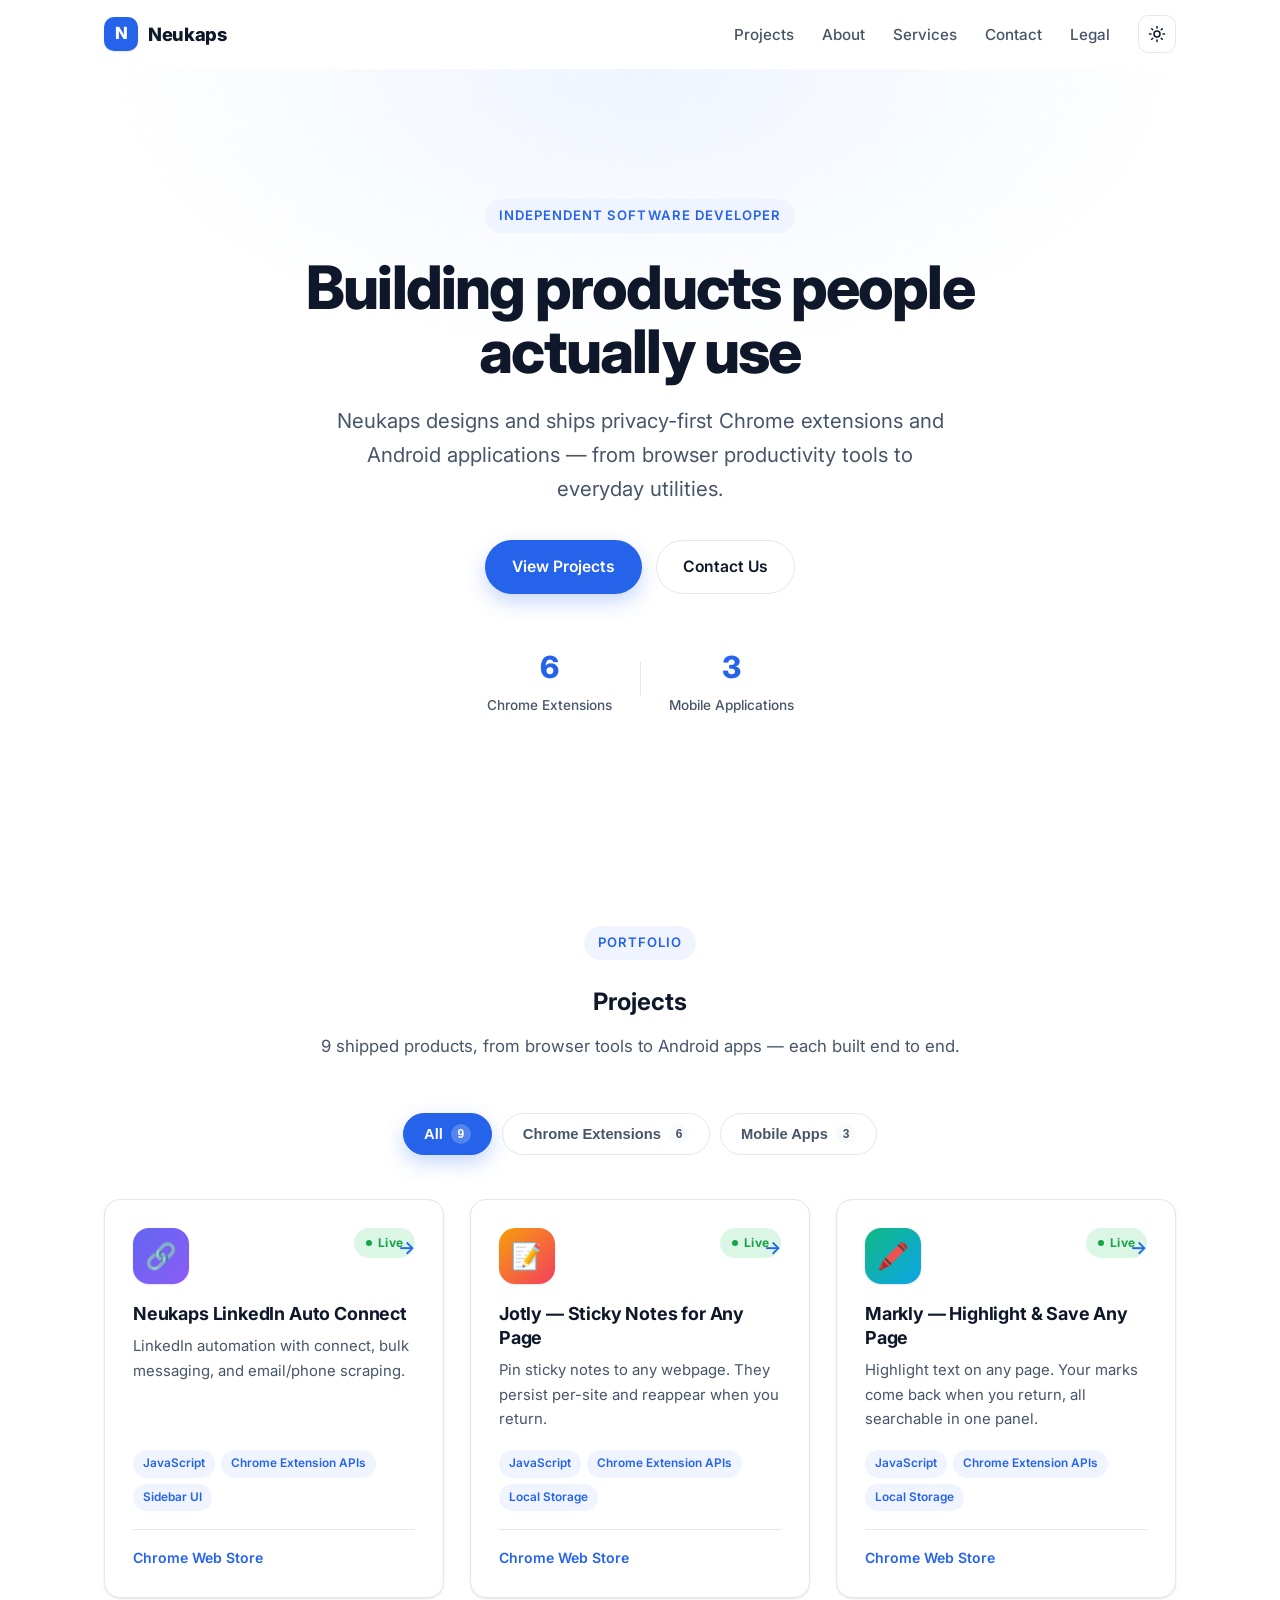
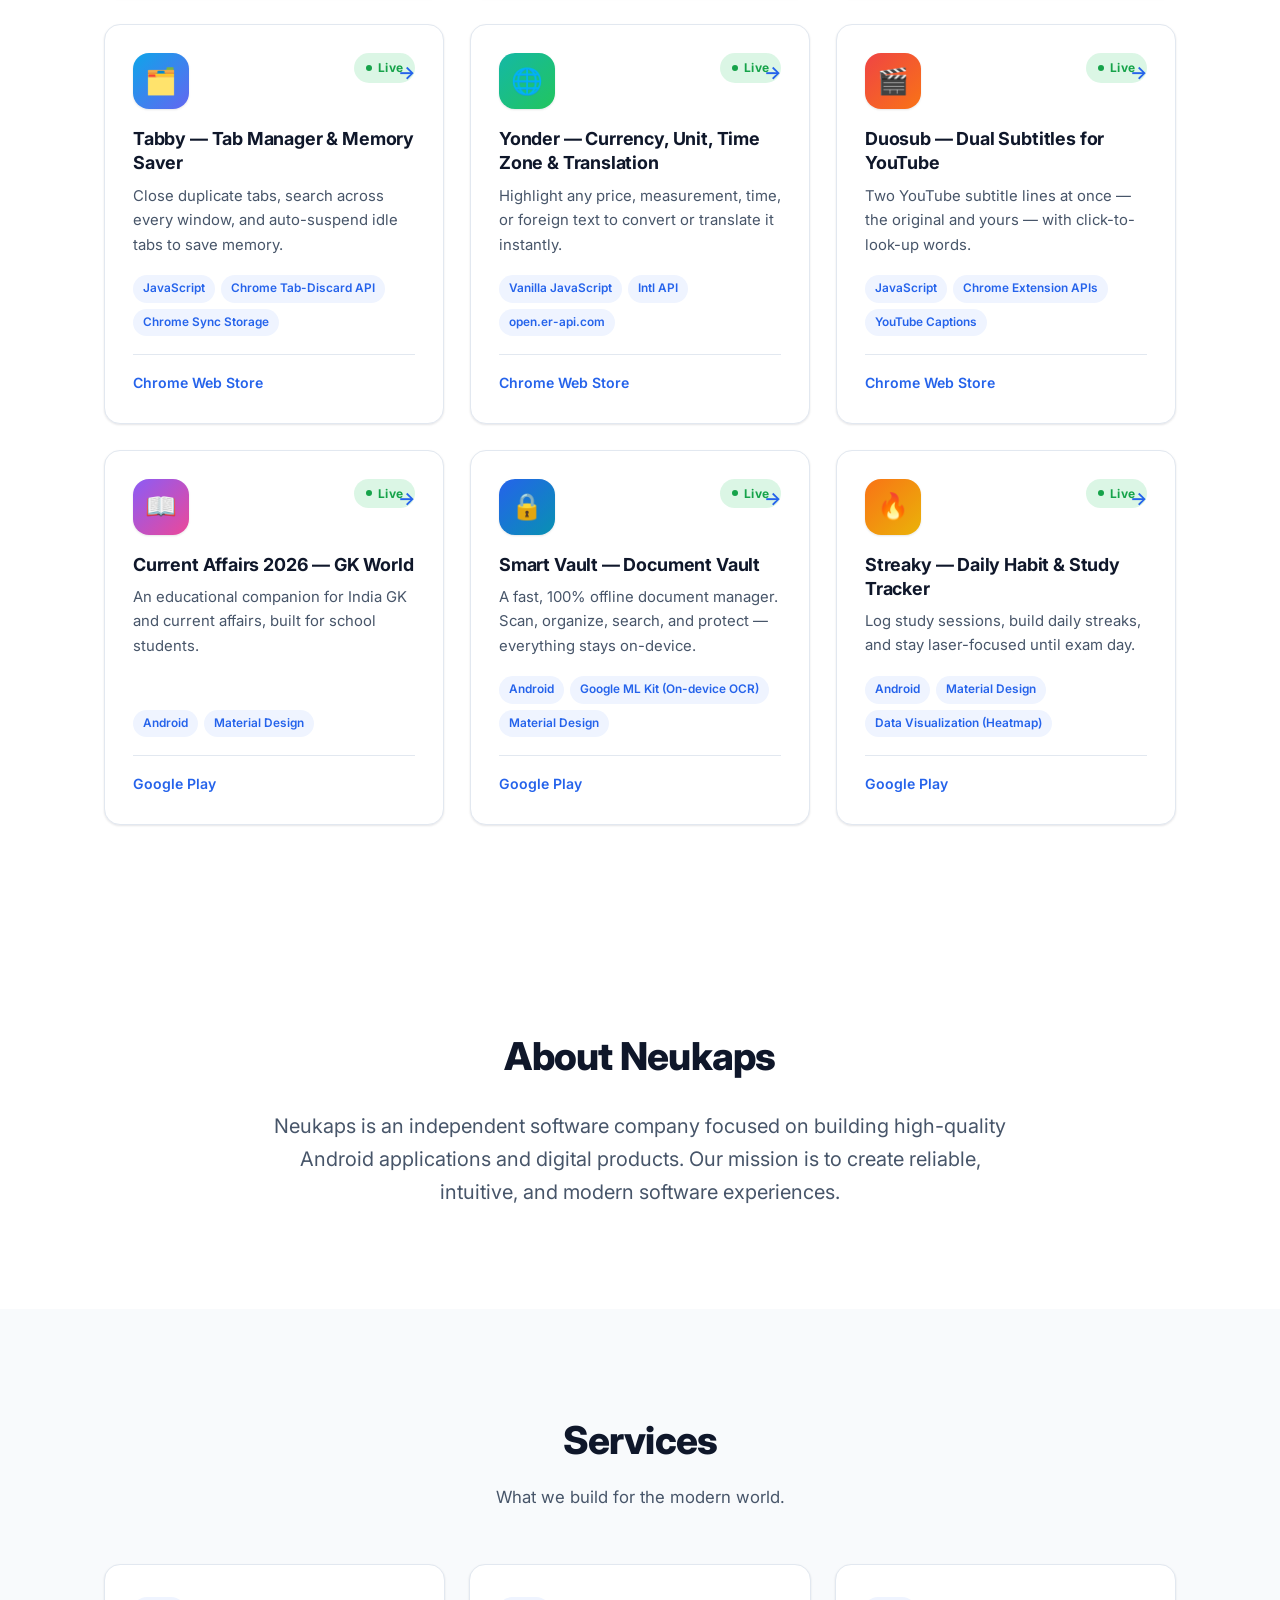
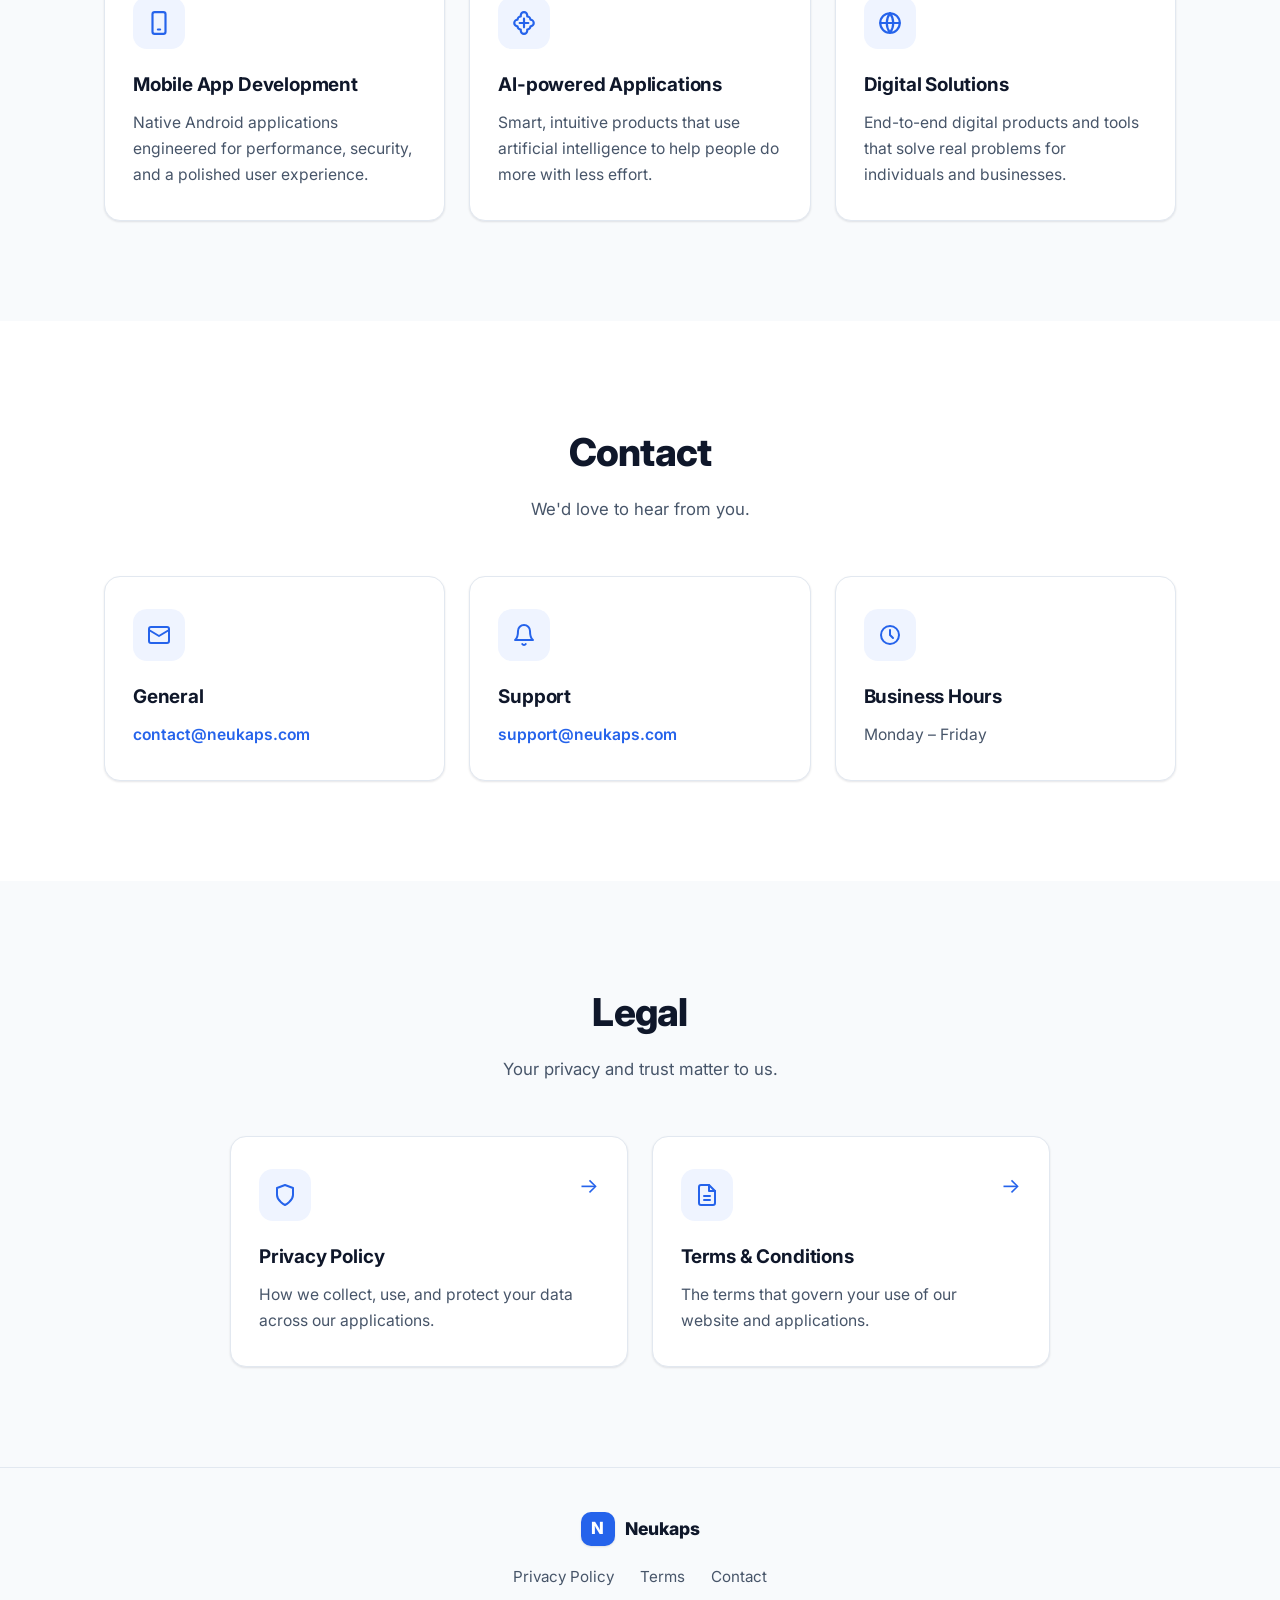
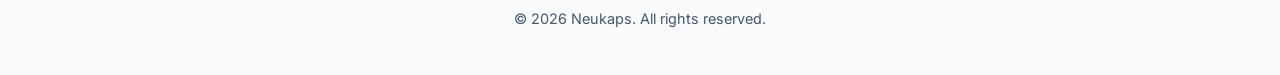
<file: index.html>
<!DOCTYPE html>
<html lang="en">
<head>
  <meta charset="UTF-8" />
  <meta name="viewport" content="width=device-width, initial-scale=1.0" />
  <title>Neukaps — Chrome Extensions &amp; Mobile App Portfolio</title>
  <meta name="description" content="Neukaps is an independent software developer building privacy-first Chrome extensions and Android applications. Explore 9 shipped products including Jotly, Markly, Tabby, Yonder, Duosub, and more." />
  <meta name="author" content="Neukaps" />
  <meta name="theme-color" content="#2563EB" />
  <link rel="canonical" href="https://neukaps.com/" />

  <!-- Open Graph -->
  <meta property="og:type" content="website" />
  <meta property="og:site_name" content="Neukaps" />
  <meta property="og:title" content="Neukaps — Chrome Extensions & Mobile App Portfolio" />
  <meta property="og:description" content="Explore Neukaps' portfolio of 6 Chrome extensions and 3 Android applications — privacy-first products built end to end." />
  <meta property="og:url" content="https://neukaps.com/" />
  <meta property="og:image" content="https://neukaps.com/og-image.png" />

  <!-- Twitter -->
  <meta name="twitter:card" content="summary_large_image" />
  <meta name="twitter:title" content="Neukaps — Chrome Extensions & Mobile App Portfolio" />
  <meta name="twitter:description" content="Explore Neukaps' portfolio of 6 Chrome extensions and 3 Android applications — privacy-first products built end to end." />
  <meta name="twitter:image" content="https://neukaps.com/og-image.png" />

  <!-- Favicon -->
  <link rel="icon" href="data:image/svg+xml,%3Csvg xmlns='http://www.w3.org/2000/svg' viewBox='0 0 32 32'%3E%3Crect width='32' height='32' rx='8' fill='%232563EB'/%3E%3Ctext x='16' y='23' font-family='Arial,sans-serif' font-size='20' font-weight='700' fill='white' text-anchor='middle'%3EN%3C/text%3E%3C/svg%3E" />

  <!-- Fonts -->
  <link rel="preconnect" href="https://fonts.googleapis.com" />
  <link rel="preconnect" href="https://fonts.gstatic.com" crossorigin />
  <link rel="stylesheet" href="https://fonts.googleapis.com/css2?family=Inter:wght@400;500;600;700;800&display=swap" />

  <link rel="stylesheet" href="style.css" />

  <!-- Structured data -->
  <script type="application/ld+json">
  {
    "@context": "https://schema.org",
    "@type": "Organization",
    "name": "Neukaps",
    "url": "https://neukaps.com/",
    "description": "Independent software developer building privacy-first Chrome extensions and Android applications.",
    "email": "contact@neukaps.com",
    "contactPoint": {
      "@type": "ContactPoint",
      "email": "support@neukaps.com",
      "contactType": "customer support"
    }
  }
  </script>
</head>
<body>
  <a class="skip-link" href="#main">Skip to content</a>

  <!-- Navbar -->
  <header class="navbar" id="navbar">
    <nav class="nav container" aria-label="Primary">
      <a href="#home" class="logo" aria-label="Neukaps home">
        <span class="logo-mark" aria-hidden="true">N</span>
        <span class="logo-text">Neukaps</span>
      </a>

      <button class="nav-toggle" id="navToggle" aria-label="Toggle navigation menu" aria-expanded="false" aria-controls="navMenu">
        <span></span><span></span><span></span>
      </button>

      <ul class="nav-menu" id="navMenu">
        <li><a href="#projects">Projects</a></li>
        <li><a href="#about">About</a></li>
        <li><a href="#services">Services</a></li>
        <li><a href="#contact">Contact</a></li>
        <li><a href="#legal">Legal</a></li>
        <li>
          <button class="theme-toggle" id="themeToggle" aria-label="Toggle dark mode">
            <svg class="icon-sun" width="18" height="18" viewBox="0 0 24 24" fill="none" stroke="currentColor" stroke-width="2" stroke-linecap="round" stroke-linejoin="round" aria-hidden="true"><circle cx="12" cy="12" r="4"/><path d="M12 2v2M12 20v2M4.93 4.93l1.41 1.41M17.66 17.66l1.41 1.41M2 12h2M20 12h2M6.34 17.66l-1.41 1.41M19.07 4.93l-1.41 1.41"/></svg>
            <svg class="icon-moon" width="18" height="18" viewBox="0 0 24 24" fill="none" stroke="currentColor" stroke-width="2" stroke-linecap="round" stroke-linejoin="round" aria-hidden="true"><path d="M21 12.79A9 9 0 1 1 11.21 3 7 7 0 0 0 21 12.79z"/></svg>
          </button>
        </li>
      </ul>
    </nav>
  </header>

  <main id="main">
    <!-- Hero -->
    <section class="hero" id="home">
      <div class="container hero-inner">
        <p class="eyebrow fade-in">Independent Software Developer</p>
        <h1 class="fade-in">Building products people actually use</h1>
        <p class="hero-desc fade-in">
          Neukaps designs and ships privacy-first Chrome extensions and Android
          applications — from browser productivity tools to everyday utilities.
        </p>
        <div class="hero-cta fade-in">
          <a href="#projects" class="btn btn-primary">View Projects</a>
          <a href="#contact" class="btn btn-ghost">Contact Us</a>
        </div>
        <div class="hero-stats fade-in">
          <div class="hero-stat"><span class="hero-stat-num">6</span><span class="hero-stat-label">Chrome Extensions</span></div>
          <div class="hero-stat-divider" aria-hidden="true"></div>
          <div class="hero-stat"><span class="hero-stat-num">3</span><span class="hero-stat-label">Mobile Applications</span></div>
        </div>
      </div>
    </section>

    <!-- Projects Showcase -->
    <section class="showcase" id="projects">
      <div class="container">
        <div class="section-head">
          <p class="eyebrow fade-in">Portfolio</p>
          <h2 class="fade-in">Projects</h2>
          <p class="section-sub fade-in">9 shipped products, from browser tools to Android apps — each built end to end.</p>
        </div>

        <div class="projects-toolbar fade-in" role="tablist" aria-label="Filter projects by category">
          <button class="tab-btn active" data-filter="all" role="tab" aria-selected="true">All <span class="count">9</span></button>
          <button class="tab-btn" data-filter="extension" role="tab" aria-selected="false">Chrome Extensions <span class="count">6</span></button>
          <button class="tab-btn" data-filter="mobile" role="tab" aria-selected="false">Mobile Apps <span class="count">3</span></button>
        </div>

        <div class="project-grid" id="projectGrid">
      <!-- PROJECTS:START -->
      <a href="projects/linkedin-auto-connect.html" class="project-card fade-in" data-category="extension" style="--stagger:0">
        <div class="project-card-top">
          <div class="project-icon icon-g1" aria-hidden="true">🔗</div>
          <span class="status-badge">Live</span>
        </div>
        <h3>Neukaps LinkedIn Auto Connect</h3>
        <p class="project-tagline">LinkedIn automation with connect, bulk messaging, and email/phone scraping.</p>
        <div class="tech-pills"><span class="tech-pill">JavaScript</span><span class="tech-pill">Chrome Extension APIs</span><span class="tech-pill">Sidebar UI</span></div>
        <div class="project-card-footer">
          <span>Chrome Web Store</span>
          <span class="card-arrow" aria-hidden="true">→</span>
        </div>
      </a>
      <a href="projects/jotly.html" class="project-card fade-in" data-category="extension" style="--stagger:1">
        <div class="project-card-top">
          <div class="project-icon icon-g2" aria-hidden="true">📝</div>
          <span class="status-badge">Live</span>
        </div>
        <h3>Jotly — Sticky Notes for Any Page</h3>
        <p class="project-tagline">Pin sticky notes to any webpage. They persist per-site and reappear when you return.</p>
        <div class="tech-pills"><span class="tech-pill">JavaScript</span><span class="tech-pill">Chrome Extension APIs</span><span class="tech-pill">Local Storage</span></div>
        <div class="project-card-footer">
          <span>Chrome Web Store</span>
          <span class="card-arrow" aria-hidden="true">→</span>
        </div>
      </a>
      <a href="projects/markly.html" class="project-card fade-in" data-category="extension" style="--stagger:2">
        <div class="project-card-top">
          <div class="project-icon icon-g3" aria-hidden="true">🖍️</div>
          <span class="status-badge">Live</span>
        </div>
        <h3>Markly — Highlight &amp; Save Any Page</h3>
        <p class="project-tagline">Highlight text on any page. Your marks come back when you return, all searchable in one panel.</p>
        <div class="tech-pills"><span class="tech-pill">JavaScript</span><span class="tech-pill">Chrome Extension APIs</span><span class="tech-pill">Local Storage</span></div>
        <div class="project-card-footer">
          <span>Chrome Web Store</span>
          <span class="card-arrow" aria-hidden="true">→</span>
        </div>
      </a>
      <a href="projects/tabby.html" class="project-card fade-in" data-category="extension" style="--stagger:3">
        <div class="project-card-top">
          <div class="project-icon icon-g4" aria-hidden="true">🗂️</div>
          <span class="status-badge">Live</span>
        </div>
        <h3>Tabby — Tab Manager &amp; Memory Saver</h3>
        <p class="project-tagline">Close duplicate tabs, search across every window, and auto-suspend idle tabs to save memory.</p>
        <div class="tech-pills"><span class="tech-pill">JavaScript</span><span class="tech-pill">Chrome Tab-Discard API</span><span class="tech-pill">Chrome Sync Storage</span></div>
        <div class="project-card-footer">
          <span>Chrome Web Store</span>
          <span class="card-arrow" aria-hidden="true">→</span>
        </div>
      </a>
      <a href="projects/yonder.html" class="project-card fade-in" data-category="extension" style="--stagger:4">
        <div class="project-card-top">
          <div class="project-icon icon-g5" aria-hidden="true">🌐</div>
          <span class="status-badge">Live</span>
        </div>
        <h3>Yonder — Currency, Unit, Time Zone &amp; Translation</h3>
        <p class="project-tagline">Highlight any price, measurement, time, or foreign text to convert or translate it instantly.</p>
        <div class="tech-pills"><span class="tech-pill">Vanilla JavaScript</span><span class="tech-pill">Intl API</span><span class="tech-pill">open.er-api.com</span></div>
        <div class="project-card-footer">
          <span>Chrome Web Store</span>
          <span class="card-arrow" aria-hidden="true">→</span>
        </div>
      </a>
      <a href="projects/duosub.html" class="project-card fade-in" data-category="extension" style="--stagger:5">
        <div class="project-card-top">
          <div class="project-icon icon-g6" aria-hidden="true">🎬</div>
          <span class="status-badge">Live</span>
        </div>
        <h3>Duosub — Dual Subtitles for YouTube</h3>
        <p class="project-tagline">Two YouTube subtitle lines at once — the original and yours — with click-to-look-up words.</p>
        <div class="tech-pills"><span class="tech-pill">JavaScript</span><span class="tech-pill">Chrome Extension APIs</span><span class="tech-pill">YouTube Captions</span></div>
        <div class="project-card-footer">
          <span>Chrome Web Store</span>
          <span class="card-arrow" aria-hidden="true">→</span>
        </div>
      </a>
      <a href="projects/current-affairs-2026.html" class="project-card fade-in" data-category="mobile" style="--stagger:0">
        <div class="project-card-top">
          <div class="project-icon icon-g7" aria-hidden="true">📖</div>
          <span class="status-badge">Live</span>
        </div>
        <h3>Current Affairs 2026 — GK World</h3>
        <p class="project-tagline">An educational companion for India GK and current affairs, built for school students.</p>
        <div class="tech-pills"><span class="tech-pill">Android</span><span class="tech-pill">Material Design</span></div>
        <div class="project-card-footer">
          <span>Google Play</span>
          <span class="card-arrow" aria-hidden="true">→</span>
        </div>
      </a>
      <a href="projects/smart-vault.html" class="project-card fade-in" data-category="mobile" style="--stagger:1">
        <div class="project-card-top">
          <div class="project-icon icon-g8" aria-hidden="true">🔒</div>
          <span class="status-badge">Live</span>
        </div>
        <h3>Smart Vault — Document Vault</h3>
        <p class="project-tagline">A fast, 100% offline document manager. Scan, organize, search, and protect — everything stays on-device.</p>
        <div class="tech-pills"><span class="tech-pill">Android</span><span class="tech-pill">Google ML Kit (On-device OCR)</span><span class="tech-pill">Material Design</span></div>
        <div class="project-card-footer">
          <span>Google Play</span>
          <span class="card-arrow" aria-hidden="true">→</span>
        </div>
      </a>
      <a href="projects/streaky.html" class="project-card fade-in" data-category="mobile" style="--stagger:2">
        <div class="project-card-top">
          <div class="project-icon icon-g9" aria-hidden="true">🔥</div>
          <span class="status-badge">Live</span>
        </div>
        <h3>Streaky — Daily Habit &amp; Study Tracker</h3>
        <p class="project-tagline">Log study sessions, build daily streaks, and stay laser-focused until exam day.</p>
        <div class="tech-pills"><span class="tech-pill">Android</span><span class="tech-pill">Material Design</span><span class="tech-pill">Data Visualization (Heatmap)</span></div>
        <div class="project-card-footer">
          <span>Google Play</span>
          <span class="card-arrow" aria-hidden="true">→</span>
        </div>
      </a>
      <!-- PROJECTS:END -->
        </div>
      </div>
    </section>

    <!-- About -->
    <section class="section" id="about">
      <div class="container narrow">
        <h2 class="fade-in">About Neukaps</h2>
        <p class="lead fade-in">
          Neukaps is an independent software company focused on building
          high-quality Android applications and digital products. Our mission is
          to create reliable, intuitive, and modern software experiences.
        </p>
      </div>
    </section>

    <!-- Services -->
    <section class="section section-alt" id="services">
      <div class="container">
        <div class="section-head">
          <h2 class="fade-in">Services</h2>
          <p class="section-sub fade-in">What we build for the modern world.</p>
        </div>
        <div class="cards">
          <article class="card fade-in">
            <div class="card-icon" aria-hidden="true">
              <svg width="26" height="26" viewBox="0 0 24 24" fill="none" stroke="currentColor" stroke-width="2" stroke-linecap="round" stroke-linejoin="round"><rect x="6" y="2" width="12" height="20" rx="2"/><path d="M11 18h2"/></svg>
            </div>
            <h3>Mobile App Development</h3>
            <p>Native Android applications engineered for performance, security, and a polished user experience.</p>
          </article>

          <article class="card fade-in">
            <div class="card-icon" aria-hidden="true">
              <svg width="26" height="26" viewBox="0 0 24 24" fill="none" stroke="currentColor" stroke-width="2" stroke-linecap="round" stroke-linejoin="round"><path d="M12 2a3 3 0 0 0-3 3v1a3 3 0 0 0-3 3 3 3 0 0 0 0 6 3 3 0 0 0 3 3v1a3 3 0 0 0 6 0v-1a3 3 0 0 0 3-3 3 3 0 0 0 0-6 3 3 0 0 0-3-3V5a3 3 0 0 0-3-3z"/><path d="M12 8v8M8 12h8"/></svg>
            </div>
            <h3>AI-powered Applications</h3>
            <p>Smart, intuitive products that use artificial intelligence to help people do more with less effort.</p>
          </article>

          <article class="card fade-in">
            <div class="card-icon" aria-hidden="true">
              <svg width="26" height="26" viewBox="0 0 24 24" fill="none" stroke="currentColor" stroke-width="2" stroke-linecap="round" stroke-linejoin="round"><path d="M3 12a9 9 0 1 0 18 0 9 9 0 0 0-18 0z"/><path d="M3 12h18M12 3a15 15 0 0 1 0 18M12 3a15 15 0 0 0 0 18"/></svg>
            </div>
            <h3>Digital Solutions</h3>
            <p>End-to-end digital products and tools that solve real problems for individuals and businesses.</p>
          </article>
        </div>
      </div>
    </section>

    <!-- Contact -->
    <section class="section" id="contact">
      <div class="container">
        <div class="section-head">
          <h2 class="fade-in">Contact</h2>
          <p class="section-sub fade-in">We'd love to hear from you.</p>
        </div>
        <div class="cards contact-cards">
          <article class="card fade-in">
            <div class="card-icon" aria-hidden="true">
              <svg width="24" height="24" viewBox="0 0 24 24" fill="none" stroke="currentColor" stroke-width="2" stroke-linecap="round" stroke-linejoin="round"><rect x="2" y="4" width="20" height="16" rx="2"/><path d="m22 7-10 6L2 7"/></svg>
            </div>
            <h3>General</h3>
            <p><a href="mailto:contact@neukaps.com">contact@neukaps.com</a></p>
          </article>

          <article class="card fade-in">
            <div class="card-icon" aria-hidden="true">
              <svg width="24" height="24" viewBox="0 0 24 24" fill="none" stroke="currentColor" stroke-width="2" stroke-linecap="round" stroke-linejoin="round"><path d="M18 8a6 6 0 0 0-12 0c0 7-3 9-3 9h18s-3-2-3-9"/><path d="M13.73 21a2 2 0 0 1-3.46 0"/></svg>
            </div>
            <h3>Support</h3>
            <p><a href="mailto:support@neukaps.com">support@neukaps.com</a></p>
          </article>

          <article class="card fade-in">
            <div class="card-icon" aria-hidden="true">
              <svg width="24" height="24" viewBox="0 0 24 24" fill="none" stroke="currentColor" stroke-width="2" stroke-linecap="round" stroke-linejoin="round"><circle cx="12" cy="12" r="9"/><path d="M12 7v5l3 3"/></svg>
            </div>
            <h3>Business Hours</h3>
            <p>Monday – Friday</p>
          </article>
        </div>
      </div>
    </section>

    <!-- Legal -->
    <section class="section section-alt" id="legal">
      <div class="container">
        <div class="section-head">
          <h2 class="fade-in">Legal</h2>
          <p class="section-sub fade-in">Your privacy and trust matter to us.</p>
        </div>
        <div class="cards legal-cards">
          <a href="privacy.html" class="card card-link fade-in">
            <div class="card-icon" aria-hidden="true">
              <svg width="24" height="24" viewBox="0 0 24 24" fill="none" stroke="currentColor" stroke-width="2" stroke-linecap="round" stroke-linejoin="round"><path d="M12 22s8-4 8-10V5l-8-3-8 3v7c0 6 8 10 8 10z"/></svg>
            </div>
            <h3>Privacy Policy</h3>
            <p>How we collect, use, and protect your data across our applications.</p>
            <span class="card-arrow" aria-hidden="true">→</span>
          </a>

          <a href="terms.html" class="card card-link fade-in">
            <div class="card-icon" aria-hidden="true">
              <svg width="24" height="24" viewBox="0 0 24 24" fill="none" stroke="currentColor" stroke-width="2" stroke-linecap="round" stroke-linejoin="round"><path d="M14 2H6a2 2 0 0 0-2 2v16a2 2 0 0 0 2 2h12a2 2 0 0 0 2-2V8z"/><path d="M14 2v6h6M9 13h6M9 17h6"/></svg>
            </div>
            <h3>Terms &amp; Conditions</h3>
            <p>The terms that govern your use of our website and applications.</p>
            <span class="card-arrow" aria-hidden="true">→</span>
          </a>
        </div>
      </div>
    </section>
  </main>

  <!-- Footer -->
  <footer class="footer">
    <div class="container footer-inner">
      <div class="footer-brand">
        <span class="logo-mark" aria-hidden="true">N</span>
        <span class="logo-text">Neukaps</span>
      </div>
      <nav class="footer-links" aria-label="Footer">
        <a href="privacy.html">Privacy Policy</a>
        <a href="terms.html">Terms</a>
        <a href="#contact">Contact</a>
      </nav>
      <p class="footer-copy">© 2026 Neukaps. All rights reserved.</p>
    </div>
  </footer>

  <script src="script.js"></script>
</body>
</html>
</file>
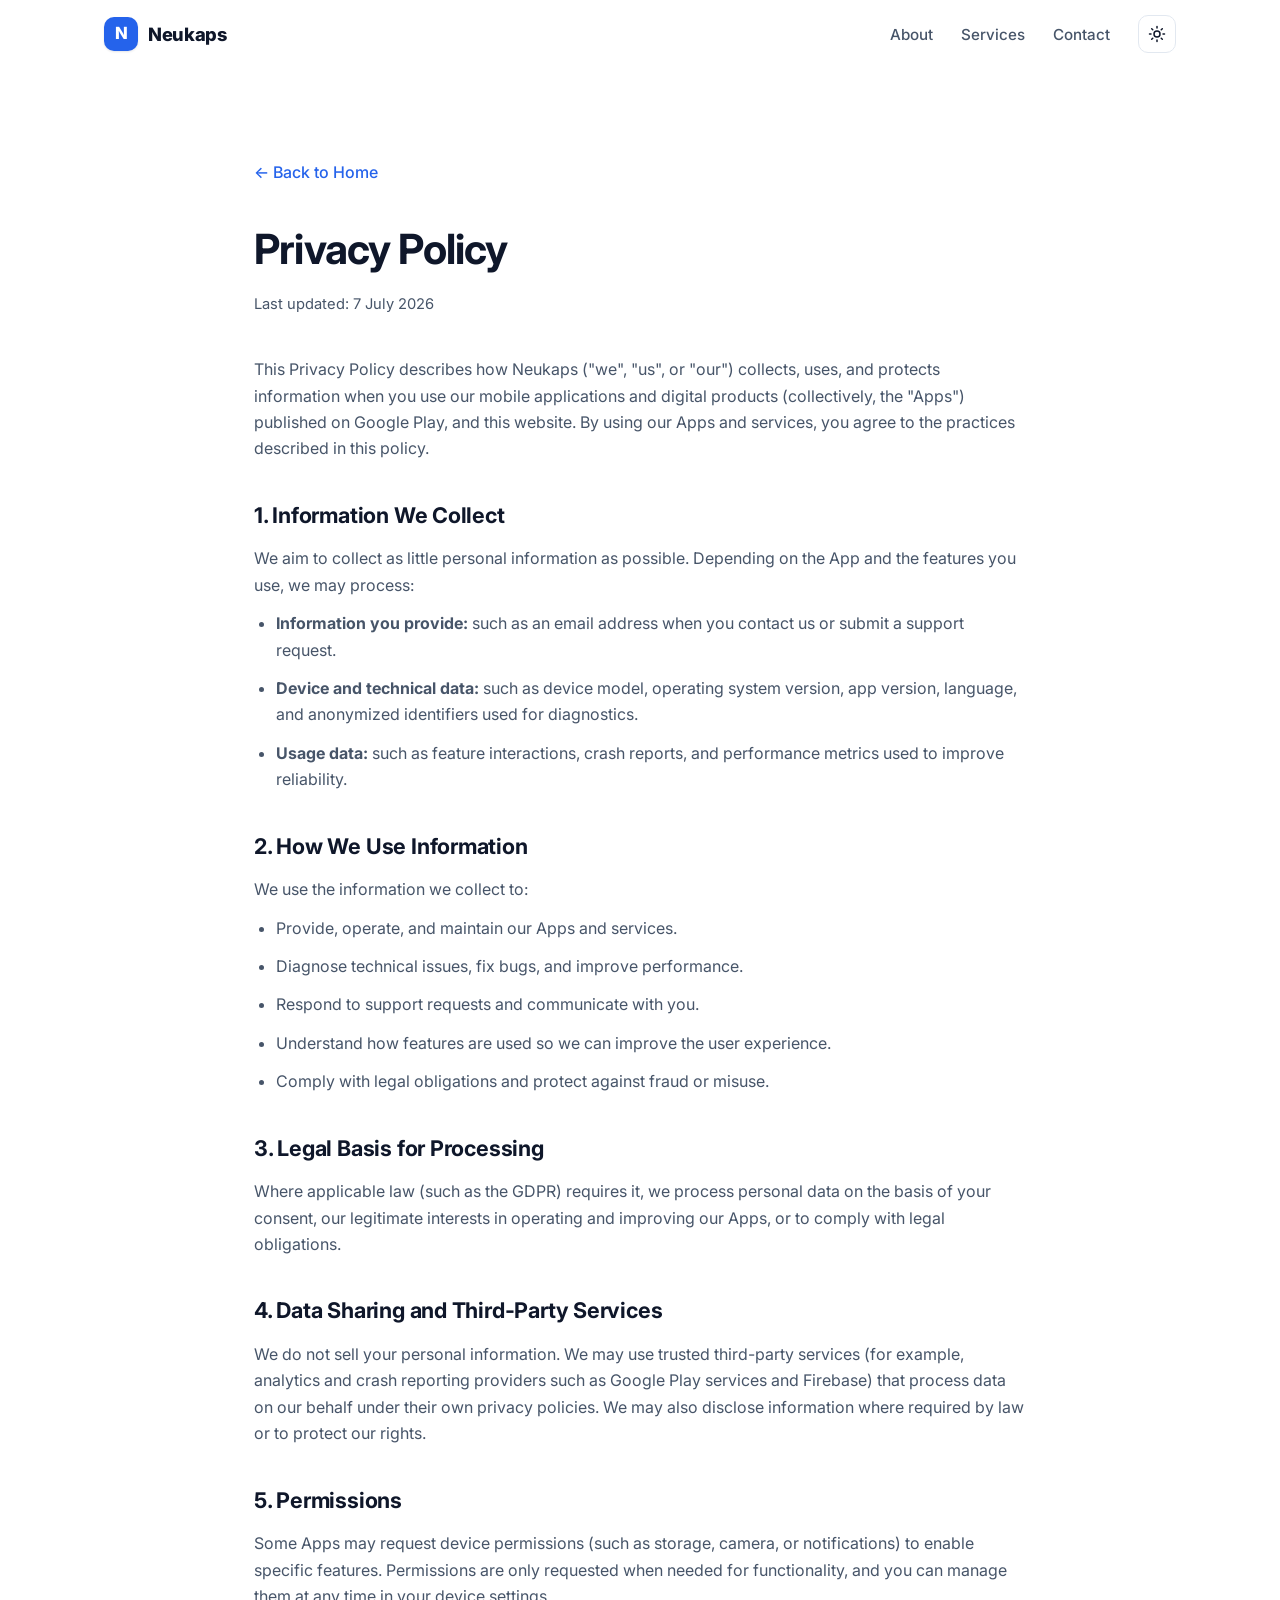
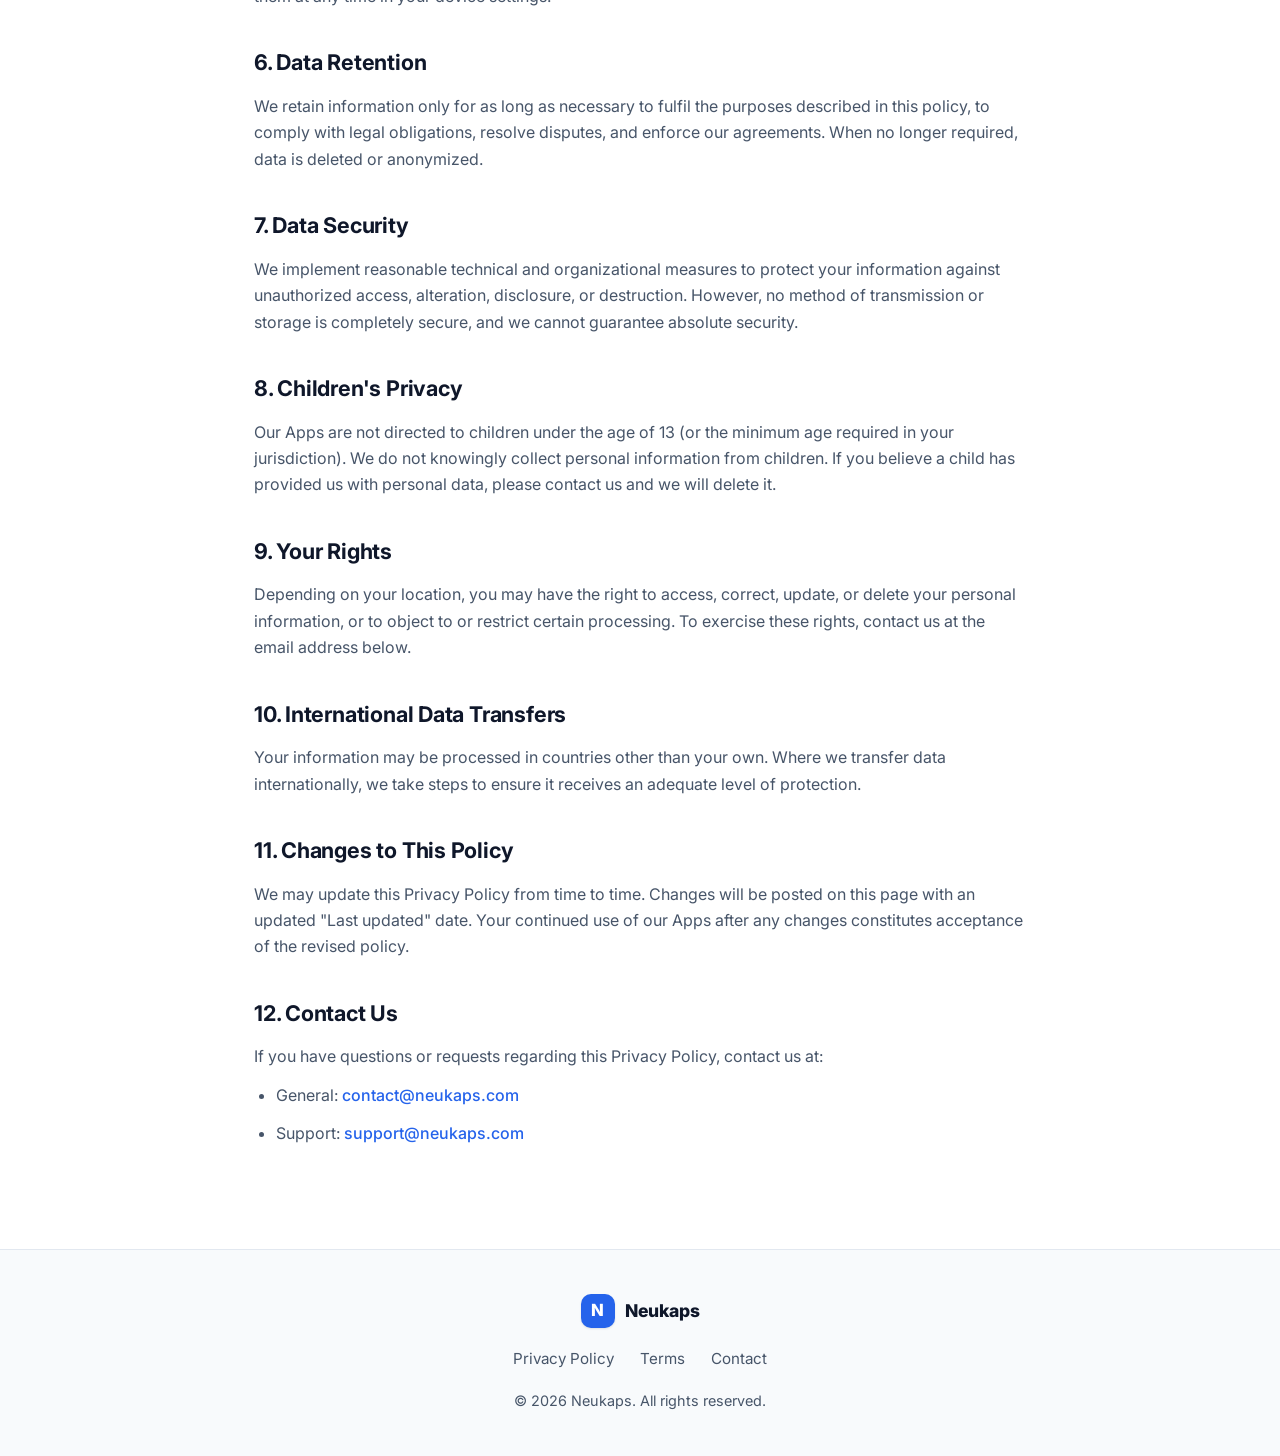
<file: privacy.html>
<!DOCTYPE html>
<html lang="en">
<head>
  <meta charset="UTF-8" />
  <meta name="viewport" content="width=device-width, initial-scale=1.0" />
  <title>Privacy Policy — Neukaps</title>
  <meta name="description" content="Privacy Policy for Neukaps applications and services published on Google Play." />
  <meta name="theme-color" content="#2563EB" />
  <meta name="robots" content="index, follow" />
  <link rel="canonical" href="https://neukaps.com/privacy.html" />

  <meta property="og:type" content="article" />
  <meta property="og:title" content="Privacy Policy — Neukaps" />
  <meta property="og:description" content="How Neukaps collects, uses, and protects your data." />
  <meta property="og:url" content="https://neukaps.com/privacy.html" />

  <link rel="icon" href="data:image/svg+xml,%3Csvg xmlns='http://www.w3.org/2000/svg' viewBox='0 0 32 32'%3E%3Crect width='32' height='32' rx='8' fill='%232563EB'/%3E%3Ctext x='16' y='23' font-family='Arial,sans-serif' font-size='20' font-weight='700' fill='white' text-anchor='middle'%3EN%3C/text%3E%3C/svg%3E" />

  <link rel="preconnect" href="https://fonts.googleapis.com" />
  <link rel="preconnect" href="https://fonts.gstatic.com" crossorigin />
  <link rel="stylesheet" href="https://fonts.googleapis.com/css2?family=Inter:wght@400;500;600;700;800&display=swap" />
  <link rel="stylesheet" href="style.css" />
</head>
<body>
  <a class="skip-link" href="#main">Skip to content</a>

  <header class="navbar" id="navbar">
    <nav class="nav container" aria-label="Primary">
      <a href="index.html" class="logo" aria-label="Neukaps home">
        <span class="logo-mark" aria-hidden="true">N</span>
        <span class="logo-text">Neukaps</span>
      </a>
      <ul class="nav-menu" id="navMenu">
        <li><a href="index.html#about">About</a></li>
        <li><a href="index.html#services">Services</a></li>
        <li><a href="index.html#contact">Contact</a></li>
        <li>
          <button class="theme-toggle" id="themeToggle" aria-label="Toggle dark mode">
            <svg class="icon-sun" width="18" height="18" viewBox="0 0 24 24" fill="none" stroke="currentColor" stroke-width="2" stroke-linecap="round" stroke-linejoin="round" aria-hidden="true"><circle cx="12" cy="12" r="4"/><path d="M12 2v2M12 20v2M4.93 4.93l1.41 1.41M17.66 17.66l1.41 1.41M2 12h2M20 12h2M6.34 17.66l-1.41 1.41M19.07 4.93l-1.41 1.41"/></svg>
            <svg class="icon-moon" width="18" height="18" viewBox="0 0 24 24" fill="none" stroke="currentColor" stroke-width="2" stroke-linecap="round" stroke-linejoin="round" aria-hidden="true"><path d="M21 12.79A9 9 0 1 1 11.21 3 7 7 0 0 0 21 12.79z"/></svg>
          </button>
        </li>
      </ul>
    </nav>
  </header>

  <main id="main" class="legal-page">
    <div class="container">
      <a href="index.html" class="back-link">← Back to Home</a>
      <h1>Privacy Policy</h1>
      <p class="updated">Last updated: 7 July 2026</p>

      <p>
        This Privacy Policy describes how Neukaps ("we", "us", or "our") collects,
        uses, and protects information when you use our mobile applications and
        digital products (collectively, the "Apps") published on Google Play, and
        this website. By using our Apps and services, you agree to the practices
        described in this policy.
      </p>

      <h2>1. Information We Collect</h2>
      <p>We aim to collect as little personal information as possible. Depending on the App and the features you use, we may process:</p>
      <ul>
        <li><strong>Information you provide:</strong> such as an email address when you contact us or submit a support request.</li>
        <li><strong>Device and technical data:</strong> such as device model, operating system version, app version, language, and anonymized identifiers used for diagnostics.</li>
        <li><strong>Usage data:</strong> such as feature interactions, crash reports, and performance metrics used to improve reliability.</li>
      </ul>

      <h2>2. How We Use Information</h2>
      <p>We use the information we collect to:</p>
      <ul>
        <li>Provide, operate, and maintain our Apps and services.</li>
        <li>Diagnose technical issues, fix bugs, and improve performance.</li>
        <li>Respond to support requests and communicate with you.</li>
        <li>Understand how features are used so we can improve the user experience.</li>
        <li>Comply with legal obligations and protect against fraud or misuse.</li>
      </ul>

      <h2>3. Legal Basis for Processing</h2>
      <p>
        Where applicable law (such as the GDPR) requires it, we process personal
        data on the basis of your consent, our legitimate interests in operating
        and improving our Apps, or to comply with legal obligations.
      </p>

      <h2>4. Data Sharing and Third-Party Services</h2>
      <p>
        We do not sell your personal information. We may use trusted third-party
        services (for example, analytics and crash reporting providers such as
        Google Play services and Firebase) that process data on our behalf under
        their own privacy policies. We may also disclose information where required
        by law or to protect our rights.
      </p>

      <h2>5. Permissions</h2>
      <p>
        Some Apps may request device permissions (such as storage, camera, or
        notifications) to enable specific features. Permissions are only requested
        when needed for functionality, and you can manage them at any time in your
        device settings.
      </p>

      <h2>6. Data Retention</h2>
      <p>
        We retain information only for as long as necessary to fulfil the purposes
        described in this policy, to comply with legal obligations, resolve
        disputes, and enforce our agreements. When no longer required, data is
        deleted or anonymized.
      </p>

      <h2>7. Data Security</h2>
      <p>
        We implement reasonable technical and organizational measures to protect
        your information against unauthorized access, alteration, disclosure, or
        destruction. However, no method of transmission or storage is completely
        secure, and we cannot guarantee absolute security.
      </p>

      <h2>8. Children's Privacy</h2>
      <p>
        Our Apps are not directed to children under the age of 13 (or the minimum
        age required in your jurisdiction). We do not knowingly collect personal
        information from children. If you believe a child has provided us with
        personal data, please contact us and we will delete it.
      </p>

      <h2>9. Your Rights</h2>
      <p>
        Depending on your location, you may have the right to access, correct,
        update, or delete your personal information, or to object to or restrict
        certain processing. To exercise these rights, contact us at the email
        address below.
      </p>

      <h2>10. International Data Transfers</h2>
      <p>
        Your information may be processed in countries other than your own. Where
        we transfer data internationally, we take steps to ensure it receives an
        adequate level of protection.
      </p>

      <h2>11. Changes to This Policy</h2>
      <p>
        We may update this Privacy Policy from time to time. Changes will be posted
        on this page with an updated "Last updated" date. Your continued use of our
        Apps after any changes constitutes acceptance of the revised policy.
      </p>

      <h2>12. Contact Us</h2>
      <p>
        If you have questions or requests regarding this Privacy Policy, contact us at:
      </p>
      <ul>
        <li>General: <a href="mailto:contact@neukaps.com">contact@neukaps.com</a></li>
        <li>Support: <a href="mailto:support@neukaps.com">support@neukaps.com</a></li>
      </ul>
    </div>
  </main>

  <footer class="footer">
    <div class="container footer-inner">
      <div class="footer-brand">
        <span class="logo-mark" aria-hidden="true">N</span>
        <span class="logo-text">Neukaps</span>
      </div>
      <nav class="footer-links" aria-label="Footer">
        <a href="privacy.html">Privacy Policy</a>
        <a href="terms.html">Terms</a>
        <a href="index.html#contact">Contact</a>
      </nav>
      <p class="footer-copy">© 2026 Neukaps. All rights reserved.</p>
    </div>
  </footer>

  <script src="script.js"></script>
</body>
</html>
</file>
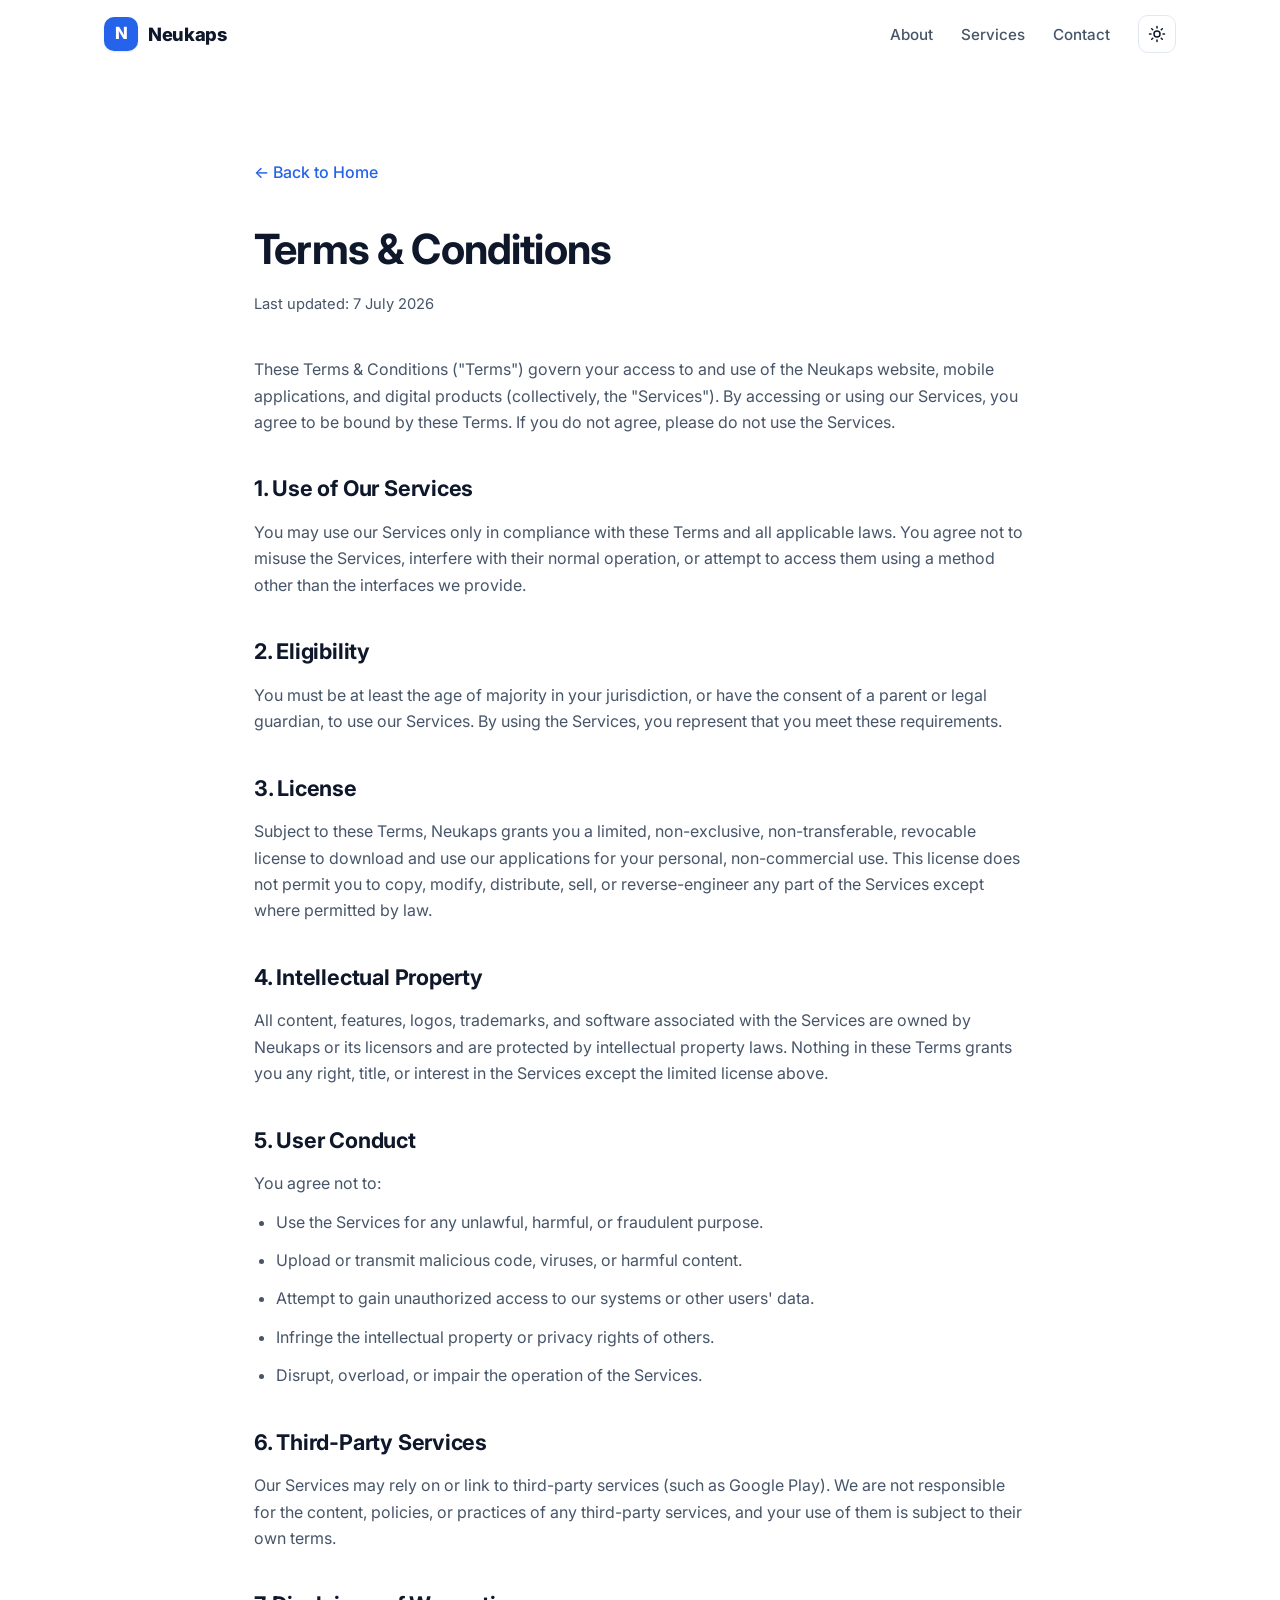
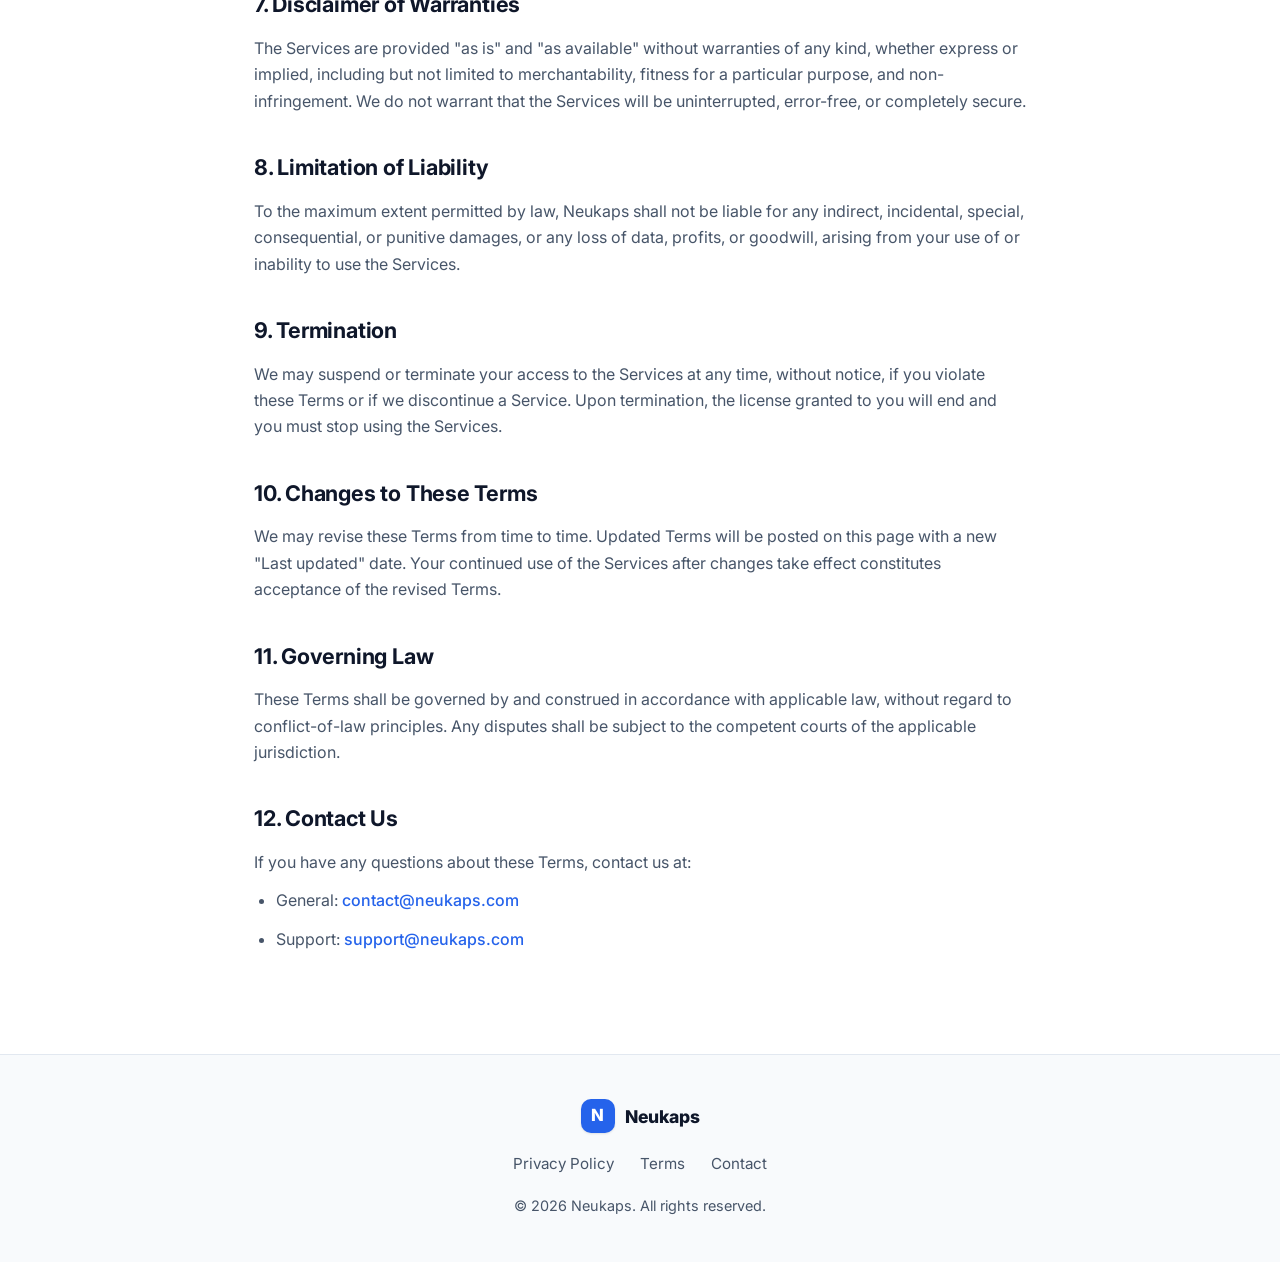
<file: terms.html>
<!DOCTYPE html>
<html lang="en">
<head>
  <meta charset="UTF-8" />
  <meta name="viewport" content="width=device-width, initial-scale=1.0" />
  <title>Terms &amp; Conditions — Neukaps</title>
  <meta name="description" content="Terms and Conditions governing the use of Neukaps website and applications." />
  <meta name="theme-color" content="#2563EB" />
  <meta name="robots" content="index, follow" />
  <link rel="canonical" href="https://neukaps.com/terms.html" />

  <meta property="og:type" content="article" />
  <meta property="og:title" content="Terms &amp; Conditions — Neukaps" />
  <meta property="og:description" content="Terms governing the use of Neukaps website and applications." />
  <meta property="og:url" content="https://neukaps.com/terms.html" />

  <link rel="icon" href="data:image/svg+xml,%3Csvg xmlns='http://www.w3.org/2000/svg' viewBox='0 0 32 32'%3E%3Crect width='32' height='32' rx='8' fill='%232563EB'/%3E%3Ctext x='16' y='23' font-family='Arial,sans-serif' font-size='20' font-weight='700' fill='white' text-anchor='middle'%3EN%3C/text%3E%3C/svg%3E" />

  <link rel="preconnect" href="https://fonts.googleapis.com" />
  <link rel="preconnect" href="https://fonts.gstatic.com" crossorigin />
  <link rel="stylesheet" href="https://fonts.googleapis.com/css2?family=Inter:wght@400;500;600;700;800&display=swap" />
  <link rel="stylesheet" href="style.css" />
</head>
<body>
  <a class="skip-link" href="#main">Skip to content</a>

  <header class="navbar" id="navbar">
    <nav class="nav container" aria-label="Primary">
      <a href="index.html" class="logo" aria-label="Neukaps home">
        <span class="logo-mark" aria-hidden="true">N</span>
        <span class="logo-text">Neukaps</span>
      </a>
      <ul class="nav-menu" id="navMenu">
        <li><a href="index.html#about">About</a></li>
        <li><a href="index.html#services">Services</a></li>
        <li><a href="index.html#contact">Contact</a></li>
        <li>
          <button class="theme-toggle" id="themeToggle" aria-label="Toggle dark mode">
            <svg class="icon-sun" width="18" height="18" viewBox="0 0 24 24" fill="none" stroke="currentColor" stroke-width="2" stroke-linecap="round" stroke-linejoin="round" aria-hidden="true"><circle cx="12" cy="12" r="4"/><path d="M12 2v2M12 20v2M4.93 4.93l1.41 1.41M17.66 17.66l1.41 1.41M2 12h2M20 12h2M6.34 17.66l-1.41 1.41M19.07 4.93l-1.41 1.41"/></svg>
            <svg class="icon-moon" width="18" height="18" viewBox="0 0 24 24" fill="none" stroke="currentColor" stroke-width="2" stroke-linecap="round" stroke-linejoin="round" aria-hidden="true"><path d="M21 12.79A9 9 0 1 1 11.21 3 7 7 0 0 0 21 12.79z"/></svg>
          </button>
        </li>
      </ul>
    </nav>
  </header>

  <main id="main" class="legal-page">
    <div class="container">
      <a href="index.html" class="back-link">← Back to Home</a>
      <h1>Terms &amp; Conditions</h1>
      <p class="updated">Last updated: 7 July 2026</p>

      <p>
        These Terms &amp; Conditions ("Terms") govern your access to and use of the
        Neukaps website, mobile applications, and digital products (collectively,
        the "Services"). By accessing or using our Services, you agree to be bound
        by these Terms. If you do not agree, please do not use the Services.
      </p>

      <h2>1. Use of Our Services</h2>
      <p>
        You may use our Services only in compliance with these Terms and all
        applicable laws. You agree not to misuse the Services, interfere with their
        normal operation, or attempt to access them using a method other than the
        interfaces we provide.
      </p>

      <h2>2. Eligibility</h2>
      <p>
        You must be at least the age of majority in your jurisdiction, or have the
        consent of a parent or legal guardian, to use our Services. By using the
        Services, you represent that you meet these requirements.
      </p>

      <h2>3. License</h2>
      <p>
        Subject to these Terms, Neukaps grants you a limited, non-exclusive,
        non-transferable, revocable license to download and use our applications
        for your personal, non-commercial use. This license does not permit you to
        copy, modify, distribute, sell, or reverse-engineer any part of the
        Services except where permitted by law.
      </p>

      <h2>4. Intellectual Property</h2>
      <p>
        All content, features, logos, trademarks, and software associated with the
        Services are owned by Neukaps or its licensors and are protected by
        intellectual property laws. Nothing in these Terms grants you any right,
        title, or interest in the Services except the limited license above.
      </p>

      <h2>5. User Conduct</h2>
      <p>You agree not to:</p>
      <ul>
        <li>Use the Services for any unlawful, harmful, or fraudulent purpose.</li>
        <li>Upload or transmit malicious code, viruses, or harmful content.</li>
        <li>Attempt to gain unauthorized access to our systems or other users' data.</li>
        <li>Infringe the intellectual property or privacy rights of others.</li>
        <li>Disrupt, overload, or impair the operation of the Services.</li>
      </ul>

      <h2>6. Third-Party Services</h2>
      <p>
        Our Services may rely on or link to third-party services (such as Google
        Play). We are not responsible for the content, policies, or practices of
        any third-party services, and your use of them is subject to their own
        terms.
      </p>

      <h2>7. Disclaimer of Warranties</h2>
      <p>
        The Services are provided "as is" and "as available" without warranties of
        any kind, whether express or implied, including but not limited to
        merchantability, fitness for a particular purpose, and non-infringement. We
        do not warrant that the Services will be uninterrupted, error-free, or
        completely secure.
      </p>

      <h2>8. Limitation of Liability</h2>
      <p>
        To the maximum extent permitted by law, Neukaps shall not be liable for any
        indirect, incidental, special, consequential, or punitive damages, or any
        loss of data, profits, or goodwill, arising from your use of or inability
        to use the Services.
      </p>

      <h2>9. Termination</h2>
      <p>
        We may suspend or terminate your access to the Services at any time, without
        notice, if you violate these Terms or if we discontinue a Service. Upon
        termination, the license granted to you will end and you must stop using
        the Services.
      </p>

      <h2>10. Changes to These Terms</h2>
      <p>
        We may revise these Terms from time to time. Updated Terms will be posted on
        this page with a new "Last updated" date. Your continued use of the Services
        after changes take effect constitutes acceptance of the revised Terms.
      </p>

      <h2>11. Governing Law</h2>
      <p>
        These Terms shall be governed by and construed in accordance with applicable
        law, without regard to conflict-of-law principles. Any disputes shall be
        subject to the competent courts of the applicable jurisdiction.
      </p>

      <h2>12. Contact Us</h2>
      <p>If you have any questions about these Terms, contact us at:</p>
      <ul>
        <li>General: <a href="mailto:contact@neukaps.com">contact@neukaps.com</a></li>
        <li>Support: <a href="mailto:support@neukaps.com">support@neukaps.com</a></li>
      </ul>
    </div>
  </main>

  <footer class="footer">
    <div class="container footer-inner">
      <div class="footer-brand">
        <span class="logo-mark" aria-hidden="true">N</span>
        <span class="logo-text">Neukaps</span>
      </div>
      <nav class="footer-links" aria-label="Footer">
        <a href="privacy.html">Privacy Policy</a>
        <a href="terms.html">Terms</a>
        <a href="index.html#contact">Contact</a>
      </nav>
      <p class="footer-copy">© 2026 Neukaps. All rights reserved.</p>
    </div>
  </footer>

  <script src="script.js"></script>
</body>
</html>
</file>
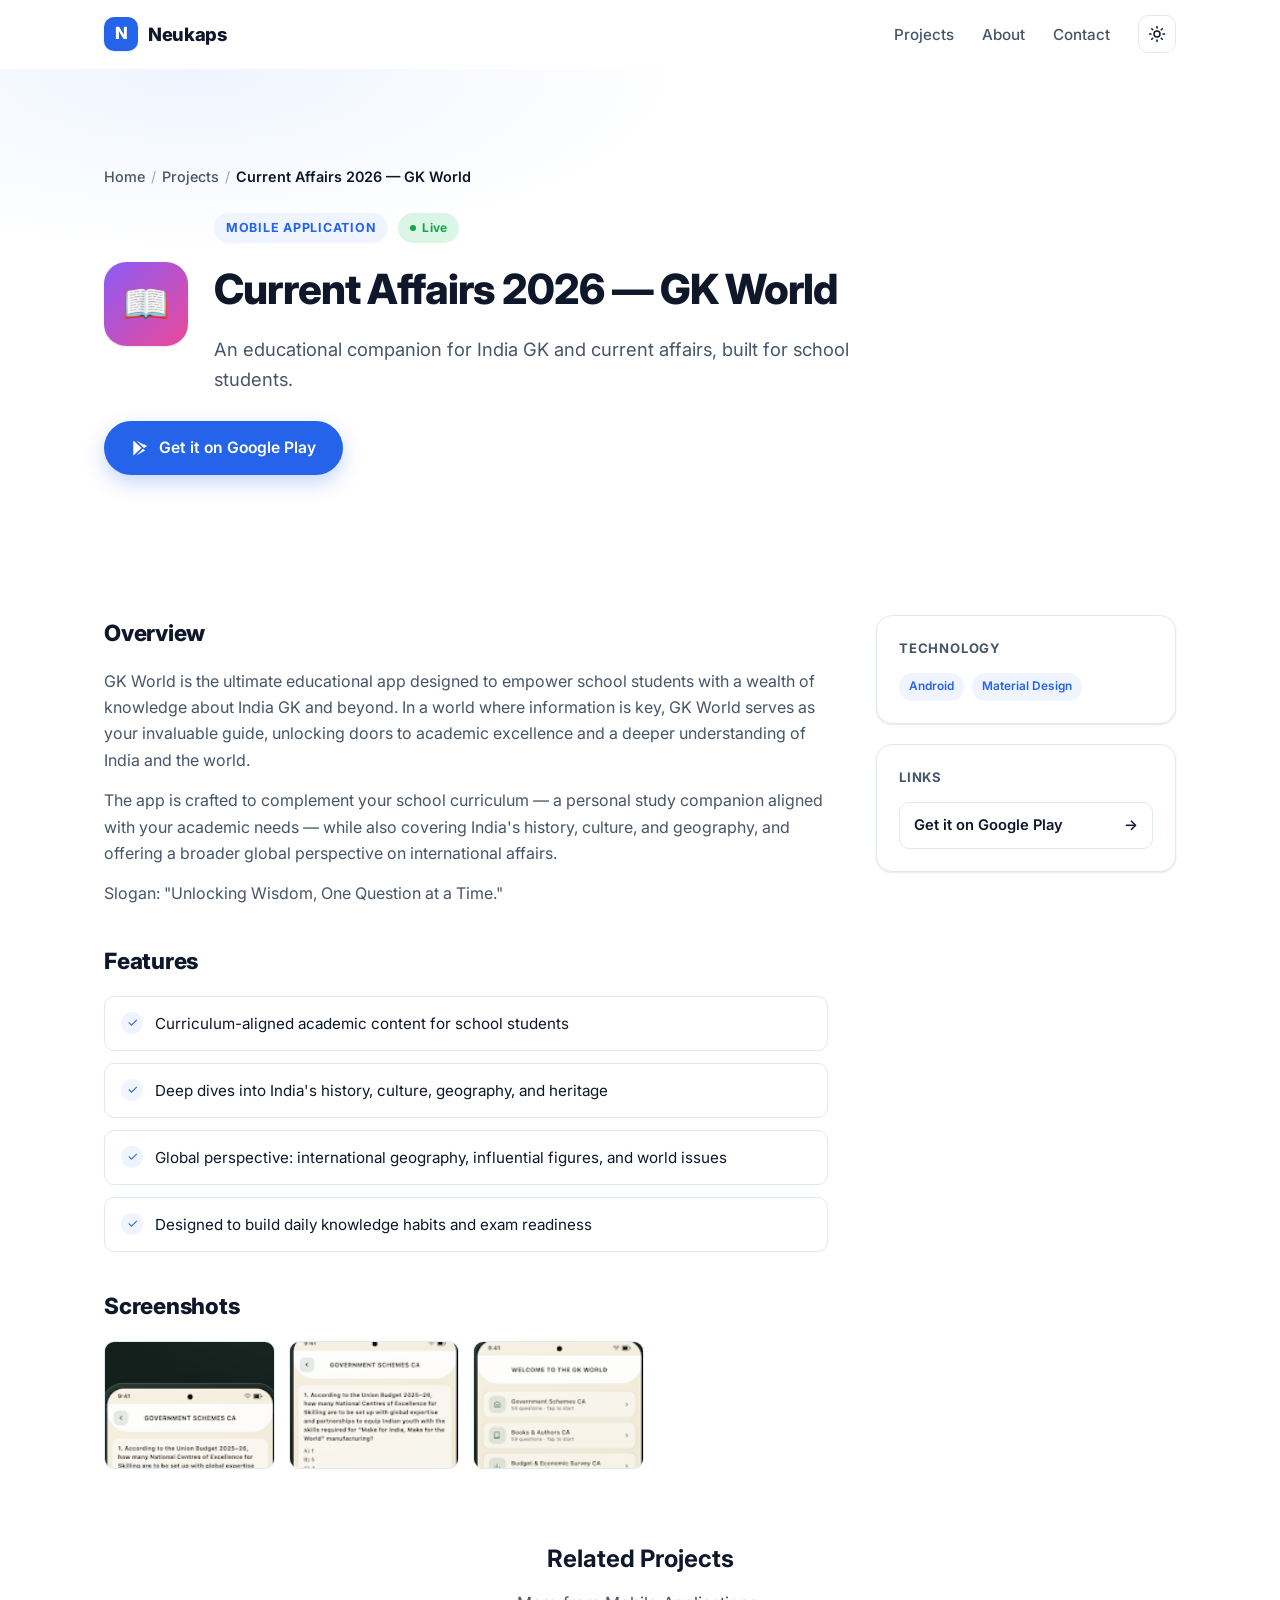
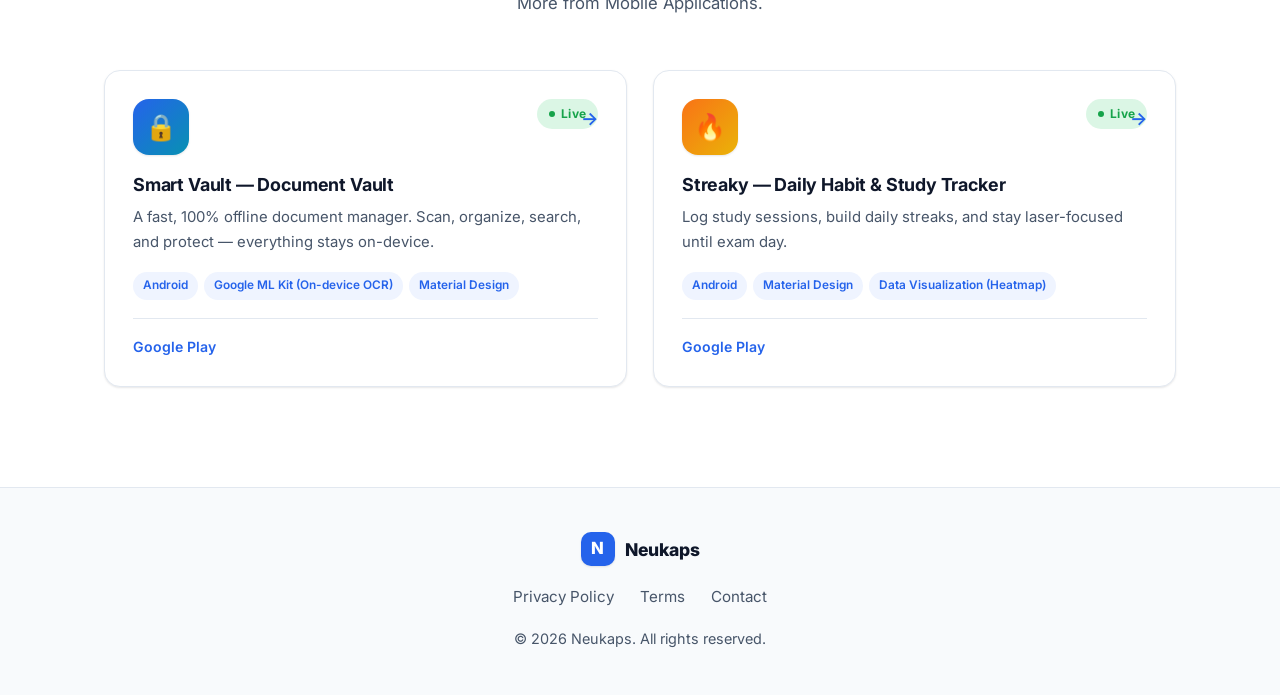
<file: projects/current-affairs-2026.html>
<!DOCTYPE html>
<html lang="en">
<head>
  <meta charset="UTF-8" />
  <meta name="viewport" content="width=device-width, initial-scale=1.0" />
  <title>Current Affairs 2026 — GK World — Neukaps</title>
  <meta name="description" content="An educational companion for India GK and current affairs, built for school students." />
  <meta name="author" content="Neukaps" />
  <meta name="theme-color" content="#2563EB" />
  <link rel="canonical" href="https://neukaps.com/projects/current-affairs-2026.html" />

  <!-- Open Graph -->
  <meta property="og:type" content="website" />
  <meta property="og:site_name" content="Neukaps" />
  <meta property="og:title" content="Current Affairs 2026 — GK World — Neukaps" />
  <meta property="og:description" content="An educational companion for India GK and current affairs, built for school students." />
  <meta property="og:url" content="https://neukaps.com/projects/current-affairs-2026.html" />
  <meta property="og:image" content="https://neukaps.com/assets/img/current-affairs-2026/1.webp" />

  <!-- Twitter -->
  <meta name="twitter:card" content="summary_large_image" />
  <meta name="twitter:title" content="Current Affairs 2026 — GK World — Neukaps" />
  <meta name="twitter:description" content="An educational companion for India GK and current affairs, built for school students." />
  <meta name="twitter:image" content="https://neukaps.com/assets/img/current-affairs-2026/1.webp" />

  <!-- Favicon -->
  <link rel="icon" href="data:image/svg+xml,%3Csvg xmlns='http://www.w3.org/2000/svg' viewBox='0 0 32 32'%3E%3Crect width='32' height='32' rx='8' fill='%232563EB'/%3E%3Ctext x='16' y='23' font-family='Arial,sans-serif' font-size='20' font-weight='700' fill='white' text-anchor='middle'%3EN%3C/text%3E%3C/svg%3E" />

  <!-- Fonts -->
  <link rel="preconnect" href="https://fonts.googleapis.com" />
  <link rel="preconnect" href="https://fonts.gstatic.com" crossorigin />
  <link rel="stylesheet" href="https://fonts.googleapis.com/css2?family=Inter:wght@400;500;600;700;800&display=swap" />

  <link rel="stylesheet" href="../style.css" />

  <!-- Structured data -->
  <script type="application/ld+json">
  {
    "@context": "https://schema.org",
    "@type": "SoftwareApplication",
    "name": "Current Affairs 2026 — GK World",
    "applicationCategory": "MobileApplication",
    "description": "An educational companion for India GK and current affairs, built for school students.",
    "url": "https://neukaps.com/projects/current-affairs-2026.html",
    "operatingSystem": "Android"
  }
  </script>
</head>
<body>
  <a class="skip-link" href="#main">Skip to content</a>

  <!-- Navbar -->
  <header class="navbar" id="navbar">
    <nav class="nav container" aria-label="Primary">
      <a href="../index.html" class="logo" aria-label="Neukaps home">
        <span class="logo-mark" aria-hidden="true">N</span>
        <span class="logo-text">Neukaps</span>
      </a>

      <button class="nav-toggle" id="navToggle" aria-label="Toggle navigation menu" aria-expanded="false" aria-controls="navMenu">
        <span></span><span></span><span></span>
      </button>

      <ul class="nav-menu" id="navMenu">
        <li><a href="../index.html#projects">Projects</a></li>
        <li><a href="../index.html#about">About</a></li>
        <li><a href="../index.html#contact">Contact</a></li>
        <li>
          <button class="theme-toggle" id="themeToggle" aria-label="Toggle dark mode">
            <svg class="icon-sun" width="18" height="18" viewBox="0 0 24 24" fill="none" stroke="currentColor" stroke-width="2" stroke-linecap="round" stroke-linejoin="round" aria-hidden="true"><circle cx="12" cy="12" r="4"/><path d="M12 2v2M12 20v2M4.93 4.93l1.41 1.41M17.66 17.66l1.41 1.41M2 12h2M20 12h2M6.34 17.66l-1.41 1.41M19.07 4.93l-1.41 1.41"/></svg>
            <svg class="icon-moon" width="18" height="18" viewBox="0 0 24 24" fill="none" stroke="currentColor" stroke-width="2" stroke-linecap="round" stroke-linejoin="round" aria-hidden="true"><path d="M21 12.79A9 9 0 1 1 11.21 3 7 7 0 0 0 21 12.79z"/></svg>
          </button>
        </li>
      </ul>
    </nav>
  </header>

  <main id="main">
    <!-- Hero -->
    <section class="project-hero">
      <div class="container">
        <div class="breadcrumb fade-in">
          <a href="../index.html">Home</a>
          <span class="sep">/</span>
          <a href="../index.html#projects">Projects</a>
          <span class="sep">/</span>
          <span class="current">Current Affairs 2026 — GK World</span>
        </div>
        <div class="project-hero-inner">
          <div class="project-icon icon-g7 fade-in" aria-hidden="true">📖</div>
          <div class="project-hero-text fade-in">
            <div class="project-hero-meta">
              <span class="category-pill">Mobile Application</span>
              <span class="status-badge">Live</span>
            </div>
            <h1>Current Affairs 2026 — GK World</h1>
            <p class="project-hero-tagline">An educational companion for India GK and current affairs, built for school students.</p>
          </div>
        </div>
        <div class="project-hero-cta fade-in">
          <a class="btn btn-primary btn-store" href="https://play.google.com/store/apps/details?id=com.gkworlds&amp;pcampaignid=web_share" target="_blank" rel="noopener"><svg width="18" height="18" viewBox="0 0 24 24" fill="currentColor" aria-hidden="true"><path d="M3.6 2.24a1 1 0 0 0-.6.9v17.7a1 1 0 0 0 .6.92l10.36-9.77L3.6 2.24zm12.4 8.85 2.7-2.55-11.6-6.42 8.9 8.97zm0 1.82-8.9 8.98 11.6-6.43-2.7-2.55zm1.3-.9 3.03-1.68a1 1 0 0 0 0-1.75L17.3 6.9l-2.9 2.75 2.9 2.36z"/></svg> Get it on Google Play</a>
          
        </div>
      </div>
    </section>

    <!-- Body -->
    <section class="project-body">
      <div class="container">
        <div class="project-layout">
          <div class="project-main">
            <h2 class="fade-in">Overview</h2>
            <p class="fade-in">GK World is the ultimate educational app designed to empower school students with a wealth of knowledge about India GK and beyond. In a world where information is key, GK World serves as your invaluable guide, unlocking doors to academic excellence and a deeper understanding of India and the world.</p>
            <p class="fade-in">The app is crafted to complement your school curriculum — a personal study companion aligned with your academic needs — while also covering India&#39;s history, culture, and geography, and offering a broader global perspective on international affairs.</p>
            <p class="fade-in">Slogan: &quot;Unlocking Wisdom, One Question at a Time.&quot;</p>

            <h2 class="fade-in">Features</h2>
            <ul class="feature-list fade-in">
              <li><span class="tick" aria-hidden="true">✓</span><span>Curriculum-aligned academic content for school students</span></li>
              <li><span class="tick" aria-hidden="true">✓</span><span>Deep dives into India&#39;s history, culture, geography, and heritage</span></li>
              <li><span class="tick" aria-hidden="true">✓</span><span>Global perspective: international geography, influential figures, and world issues</span></li>
              <li><span class="tick" aria-hidden="true">✓</span><span>Designed to build daily knowledge habits and exam readiness</span></li>
            </ul>

            <h2 class="fade-in">Screenshots</h2>
            <div class="gallery-grid fade-in">
              <a href="../assets/img/current-affairs-2026/1.webp" class="gallery-item" data-lightbox target="_blank" rel="noopener"><img src="../assets/img/current-affairs-2026/1.webp" alt="Screenshot 1" loading="lazy" /></a>
              <a href="../assets/img/current-affairs-2026/2.webp" class="gallery-item" data-lightbox target="_blank" rel="noopener"><img src="../assets/img/current-affairs-2026/2.webp" alt="Screenshot 2" loading="lazy" /></a>
              <a href="../assets/img/current-affairs-2026/3.webp" class="gallery-item" data-lightbox target="_blank" rel="noopener"><img src="../assets/img/current-affairs-2026/3.webp" alt="Screenshot 3" loading="lazy" /></a>
            </div>
          </div>

          <aside class="project-sidebar">
            <div class="sidebar-card fade-in">
              <h3>Technology</h3>
              <div class="sidebar-tech"><span class="tech-pill">Android</span><span class="tech-pill">Material Design</span></div>
            </div>
            <div class="sidebar-card fade-in">
              <h3>Links</h3>
              <div class="sidebar-links">
                <a href="https://play.google.com/store/apps/details?id=com.gkworlds&amp;pcampaignid=web_share" target="_blank" rel="noopener"><span>Get it on Google Play</span><span aria-hidden="true">→</span></a>
                
              </div>
            </div>
          </aside>
        </div>
      </div>
    </section>

  <section class="related-section">
    <div class="container">
      <div class="section-head">
        <h2 class="fade-in">Related Projects</h2>
        <p class="section-sub fade-in">More from Mobile Applications.</p>
      </div>
      <div class="project-grid">
      <a href="./smart-vault.html" class="project-card fade-in" data-category="mobile" style="--stagger:0">
        <div class="project-card-top">
          <div class="project-icon icon-g8" aria-hidden="true">🔒</div>
          <span class="status-badge">Live</span>
        </div>
        <h3>Smart Vault — Document Vault</h3>
        <p class="project-tagline">A fast, 100% offline document manager. Scan, organize, search, and protect — everything stays on-device.</p>
        <div class="tech-pills"><span class="tech-pill">Android</span><span class="tech-pill">Google ML Kit (On-device OCR)</span><span class="tech-pill">Material Design</span></div>
        <div class="project-card-footer">
          <span>Google Play</span>
          <span class="card-arrow" aria-hidden="true">→</span>
        </div>
      </a>
      <a href="./streaky.html" class="project-card fade-in" data-category="mobile" style="--stagger:1">
        <div class="project-card-top">
          <div class="project-icon icon-g9" aria-hidden="true">🔥</div>
          <span class="status-badge">Live</span>
        </div>
        <h3>Streaky — Daily Habit &amp; Study Tracker</h3>
        <p class="project-tagline">Log study sessions, build daily streaks, and stay laser-focused until exam day.</p>
        <div class="tech-pills"><span class="tech-pill">Android</span><span class="tech-pill">Material Design</span><span class="tech-pill">Data Visualization (Heatmap)</span></div>
        <div class="project-card-footer">
          <span>Google Play</span>
          <span class="card-arrow" aria-hidden="true">→</span>
        </div>
      </a>
      </div>
    </div>
  </section>
  </main>

  <!-- Footer -->
  <footer class="footer">
    <div class="container footer-inner">
      <div class="footer-brand">
        <span class="logo-mark" aria-hidden="true">N</span>
        <span class="logo-text">Neukaps</span>
      </div>
      <nav class="footer-links" aria-label="Footer">
        <a href="../privacy.html">Privacy Policy</a>
        <a href="../terms.html">Terms</a>
        <a href="../index.html#contact">Contact</a>
      </nav>
      <p class="footer-copy">© 2026 Neukaps. All rights reserved.</p>
    </div>
  </footer>

  <script src="../script.js"></script>
</body>
</html>
</file>
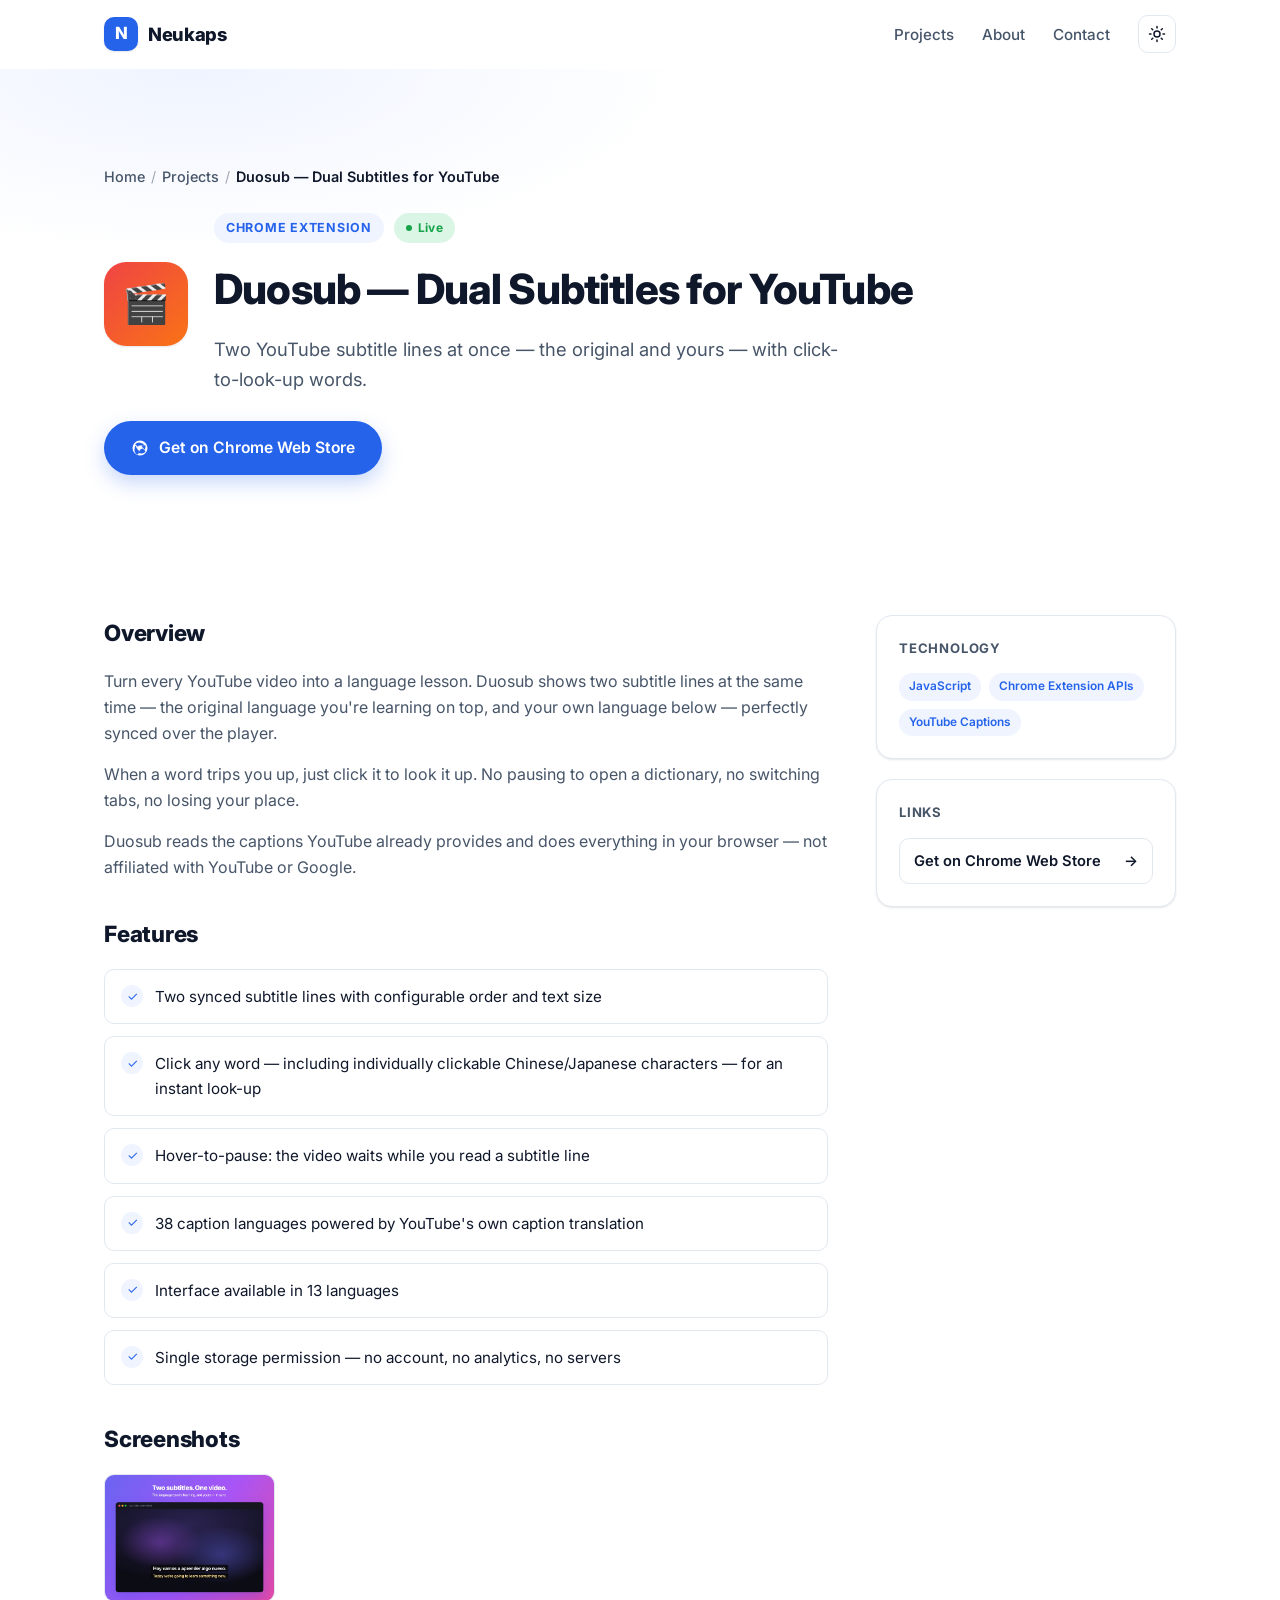
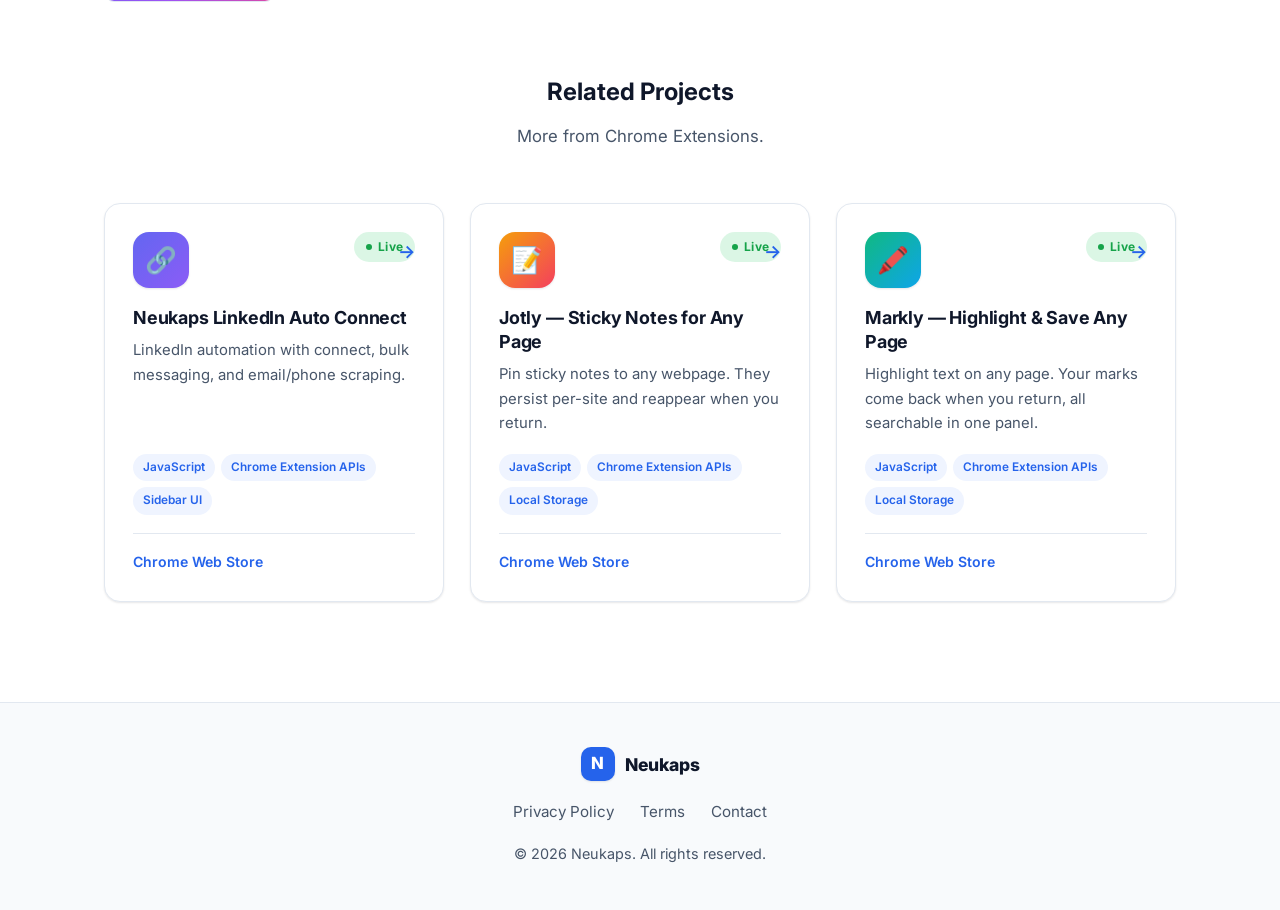
<file: projects/duosub.html>
<!DOCTYPE html>
<html lang="en">
<head>
  <meta charset="UTF-8" />
  <meta name="viewport" content="width=device-width, initial-scale=1.0" />
  <title>Duosub — Dual Subtitles for YouTube — Neukaps</title>
  <meta name="description" content="Two YouTube subtitle lines at once — the original and yours — with click-to-look-up words." />
  <meta name="author" content="Neukaps" />
  <meta name="theme-color" content="#2563EB" />
  <link rel="canonical" href="https://neukaps.com/projects/duosub.html" />

  <!-- Open Graph -->
  <meta property="og:type" content="website" />
  <meta property="og:site_name" content="Neukaps" />
  <meta property="og:title" content="Duosub — Dual Subtitles for YouTube — Neukaps" />
  <meta property="og:description" content="Two YouTube subtitle lines at once — the original and yours — with click-to-look-up words." />
  <meta property="og:url" content="https://neukaps.com/projects/duosub.html" />
  <meta property="og:image" content="https://neukaps.com/assets/img/duosub/1.jpg" />

  <!-- Twitter -->
  <meta name="twitter:card" content="summary_large_image" />
  <meta name="twitter:title" content="Duosub — Dual Subtitles for YouTube — Neukaps" />
  <meta name="twitter:description" content="Two YouTube subtitle lines at once — the original and yours — with click-to-look-up words." />
  <meta name="twitter:image" content="https://neukaps.com/assets/img/duosub/1.jpg" />

  <!-- Favicon -->
  <link rel="icon" href="data:image/svg+xml,%3Csvg xmlns='http://www.w3.org/2000/svg' viewBox='0 0 32 32'%3E%3Crect width='32' height='32' rx='8' fill='%232563EB'/%3E%3Ctext x='16' y='23' font-family='Arial,sans-serif' font-size='20' font-weight='700' fill='white' text-anchor='middle'%3EN%3C/text%3E%3C/svg%3E" />

  <!-- Fonts -->
  <link rel="preconnect" href="https://fonts.googleapis.com" />
  <link rel="preconnect" href="https://fonts.gstatic.com" crossorigin />
  <link rel="stylesheet" href="https://fonts.googleapis.com/css2?family=Inter:wght@400;500;600;700;800&display=swap" />

  <link rel="stylesheet" href="../style.css" />

  <!-- Structured data -->
  <script type="application/ld+json">
  {
    "@context": "https://schema.org",
    "@type": "SoftwareApplication",
    "name": "Duosub — Dual Subtitles for YouTube",
    "applicationCategory": "BrowserApplication",
    "description": "Two YouTube subtitle lines at once — the original and yours — with click-to-look-up words.",
    "url": "https://neukaps.com/projects/duosub.html",
    "operatingSystem": "Chrome"
  }
  </script>
</head>
<body>
  <a class="skip-link" href="#main">Skip to content</a>

  <!-- Navbar -->
  <header class="navbar" id="navbar">
    <nav class="nav container" aria-label="Primary">
      <a href="../index.html" class="logo" aria-label="Neukaps home">
        <span class="logo-mark" aria-hidden="true">N</span>
        <span class="logo-text">Neukaps</span>
      </a>

      <button class="nav-toggle" id="navToggle" aria-label="Toggle navigation menu" aria-expanded="false" aria-controls="navMenu">
        <span></span><span></span><span></span>
      </button>

      <ul class="nav-menu" id="navMenu">
        <li><a href="../index.html#projects">Projects</a></li>
        <li><a href="../index.html#about">About</a></li>
        <li><a href="../index.html#contact">Contact</a></li>
        <li>
          <button class="theme-toggle" id="themeToggle" aria-label="Toggle dark mode">
            <svg class="icon-sun" width="18" height="18" viewBox="0 0 24 24" fill="none" stroke="currentColor" stroke-width="2" stroke-linecap="round" stroke-linejoin="round" aria-hidden="true"><circle cx="12" cy="12" r="4"/><path d="M12 2v2M12 20v2M4.93 4.93l1.41 1.41M17.66 17.66l1.41 1.41M2 12h2M20 12h2M6.34 17.66l-1.41 1.41M19.07 4.93l-1.41 1.41"/></svg>
            <svg class="icon-moon" width="18" height="18" viewBox="0 0 24 24" fill="none" stroke="currentColor" stroke-width="2" stroke-linecap="round" stroke-linejoin="round" aria-hidden="true"><path d="M21 12.79A9 9 0 1 1 11.21 3 7 7 0 0 0 21 12.79z"/></svg>
          </button>
        </li>
      </ul>
    </nav>
  </header>

  <main id="main">
    <!-- Hero -->
    <section class="project-hero">
      <div class="container">
        <div class="breadcrumb fade-in">
          <a href="../index.html">Home</a>
          <span class="sep">/</span>
          <a href="../index.html#projects">Projects</a>
          <span class="sep">/</span>
          <span class="current">Duosub — Dual Subtitles for YouTube</span>
        </div>
        <div class="project-hero-inner">
          <div class="project-icon icon-g6 fade-in" aria-hidden="true">🎬</div>
          <div class="project-hero-text fade-in">
            <div class="project-hero-meta">
              <span class="category-pill">Chrome Extension</span>
              <span class="status-badge">Live</span>
            </div>
            <h1>Duosub — Dual Subtitles for YouTube</h1>
            <p class="project-hero-tagline">Two YouTube subtitle lines at once — the original and yours — with click-to-look-up words.</p>
          </div>
        </div>
        <div class="project-hero-cta fade-in">
          <a class="btn btn-primary btn-store" href="https://chromewebstore.google.com/detail/ehgajoccpcnlkmhgddoohppbhecdncfe?utm_source=item-share-cb" target="_blank" rel="noopener"><svg width="18" height="18" viewBox="0 0 24 24" fill="currentColor" aria-hidden="true"><path d="M12 2a10 10 0 1 0 0 20 10 10 0 0 0 0-20zm0 3a7 7 0 0 1 6.06 3.5h-6.06a3.5 3.5 0 0 0-3.03 1.75L5.6 6.9A6.98 6.98 0 0 1 12 5zM5 12a6.98 6.98 0 0 1 .8-3.24l3.03 5.24a3.5 3.5 0 0 0 3.03 1.75l-3.03 5.25A7 7 0 0 1 5 12zm7 7a6.98 6.98 0 0 1-2.06-.31l3.03-5.25a3.48 3.48 0 0 0 3.5-1.94l3.03 5.25A6.98 6.98 0 0 1 12 19zm5.6-4.1l-3.03-5.25a3.48 3.48 0 0 0-1.4-1.4h6.06A6.96 6.96 0 0 1 19 12a6.98 6.98 0 0 1-1.4 4.1z"/></svg> Get on Chrome Web Store</a>
          
        </div>
      </div>
    </section>

    <!-- Body -->
    <section class="project-body">
      <div class="container">
        <div class="project-layout">
          <div class="project-main">
            <h2 class="fade-in">Overview</h2>
            <p class="fade-in">Turn every YouTube video into a language lesson. Duosub shows two subtitle lines at the same time — the original language you&#39;re learning on top, and your own language below — perfectly synced over the player.</p>
            <p class="fade-in">When a word trips you up, just click it to look it up. No pausing to open a dictionary, no switching tabs, no losing your place.</p>
            <p class="fade-in">Duosub reads the captions YouTube already provides and does everything in your browser — not affiliated with YouTube or Google.</p>

            <h2 class="fade-in">Features</h2>
            <ul class="feature-list fade-in">
              <li><span class="tick" aria-hidden="true">✓</span><span>Two synced subtitle lines with configurable order and text size</span></li>
              <li><span class="tick" aria-hidden="true">✓</span><span>Click any word — including individually clickable Chinese/Japanese characters — for an instant look-up</span></li>
              <li><span class="tick" aria-hidden="true">✓</span><span>Hover-to-pause: the video waits while you read a subtitle line</span></li>
              <li><span class="tick" aria-hidden="true">✓</span><span>38 caption languages powered by YouTube&#39;s own caption translation</span></li>
              <li><span class="tick" aria-hidden="true">✓</span><span>Interface available in 13 languages</span></li>
              <li><span class="tick" aria-hidden="true">✓</span><span>Single storage permission — no account, no analytics, no servers</span></li>
            </ul>

            <h2 class="fade-in">Screenshots</h2>
            <div class="gallery-grid fade-in">
              <a href="../assets/img/duosub/1.jpg" class="gallery-item" data-lightbox target="_blank" rel="noopener"><img src="../assets/img/duosub/1.jpg" alt="Screenshot 1" loading="lazy" /></a>
            </div>
          </div>

          <aside class="project-sidebar">
            <div class="sidebar-card fade-in">
              <h3>Technology</h3>
              <div class="sidebar-tech"><span class="tech-pill">JavaScript</span><span class="tech-pill">Chrome Extension APIs</span><span class="tech-pill">YouTube Captions</span></div>
            </div>
            <div class="sidebar-card fade-in">
              <h3>Links</h3>
              <div class="sidebar-links">
                <a href="https://chromewebstore.google.com/detail/ehgajoccpcnlkmhgddoohppbhecdncfe?utm_source=item-share-cb" target="_blank" rel="noopener"><span>Get on Chrome Web Store</span><span aria-hidden="true">→</span></a>
                
              </div>
            </div>
          </aside>
        </div>
      </div>
    </section>

  <section class="related-section">
    <div class="container">
      <div class="section-head">
        <h2 class="fade-in">Related Projects</h2>
        <p class="section-sub fade-in">More from Chrome Extensions.</p>
      </div>
      <div class="project-grid">
      <a href="./linkedin-auto-connect.html" class="project-card fade-in" data-category="extension" style="--stagger:0">
        <div class="project-card-top">
          <div class="project-icon icon-g1" aria-hidden="true">🔗</div>
          <span class="status-badge">Live</span>
        </div>
        <h3>Neukaps LinkedIn Auto Connect</h3>
        <p class="project-tagline">LinkedIn automation with connect, bulk messaging, and email/phone scraping.</p>
        <div class="tech-pills"><span class="tech-pill">JavaScript</span><span class="tech-pill">Chrome Extension APIs</span><span class="tech-pill">Sidebar UI</span></div>
        <div class="project-card-footer">
          <span>Chrome Web Store</span>
          <span class="card-arrow" aria-hidden="true">→</span>
        </div>
      </a>
      <a href="./jotly.html" class="project-card fade-in" data-category="extension" style="--stagger:1">
        <div class="project-card-top">
          <div class="project-icon icon-g2" aria-hidden="true">📝</div>
          <span class="status-badge">Live</span>
        </div>
        <h3>Jotly — Sticky Notes for Any Page</h3>
        <p class="project-tagline">Pin sticky notes to any webpage. They persist per-site and reappear when you return.</p>
        <div class="tech-pills"><span class="tech-pill">JavaScript</span><span class="tech-pill">Chrome Extension APIs</span><span class="tech-pill">Local Storage</span></div>
        <div class="project-card-footer">
          <span>Chrome Web Store</span>
          <span class="card-arrow" aria-hidden="true">→</span>
        </div>
      </a>
      <a href="./markly.html" class="project-card fade-in" data-category="extension" style="--stagger:2">
        <div class="project-card-top">
          <div class="project-icon icon-g3" aria-hidden="true">🖍️</div>
          <span class="status-badge">Live</span>
        </div>
        <h3>Markly — Highlight &amp; Save Any Page</h3>
        <p class="project-tagline">Highlight text on any page. Your marks come back when you return, all searchable in one panel.</p>
        <div class="tech-pills"><span class="tech-pill">JavaScript</span><span class="tech-pill">Chrome Extension APIs</span><span class="tech-pill">Local Storage</span></div>
        <div class="project-card-footer">
          <span>Chrome Web Store</span>
          <span class="card-arrow" aria-hidden="true">→</span>
        </div>
      </a>
      </div>
    </div>
  </section>
  </main>

  <!-- Footer -->
  <footer class="footer">
    <div class="container footer-inner">
      <div class="footer-brand">
        <span class="logo-mark" aria-hidden="true">N</span>
        <span class="logo-text">Neukaps</span>
      </div>
      <nav class="footer-links" aria-label="Footer">
        <a href="../privacy.html">Privacy Policy</a>
        <a href="../terms.html">Terms</a>
        <a href="../index.html#contact">Contact</a>
      </nav>
      <p class="footer-copy">© 2026 Neukaps. All rights reserved.</p>
    </div>
  </footer>

  <script src="../script.js"></script>
</body>
</html>
</file>
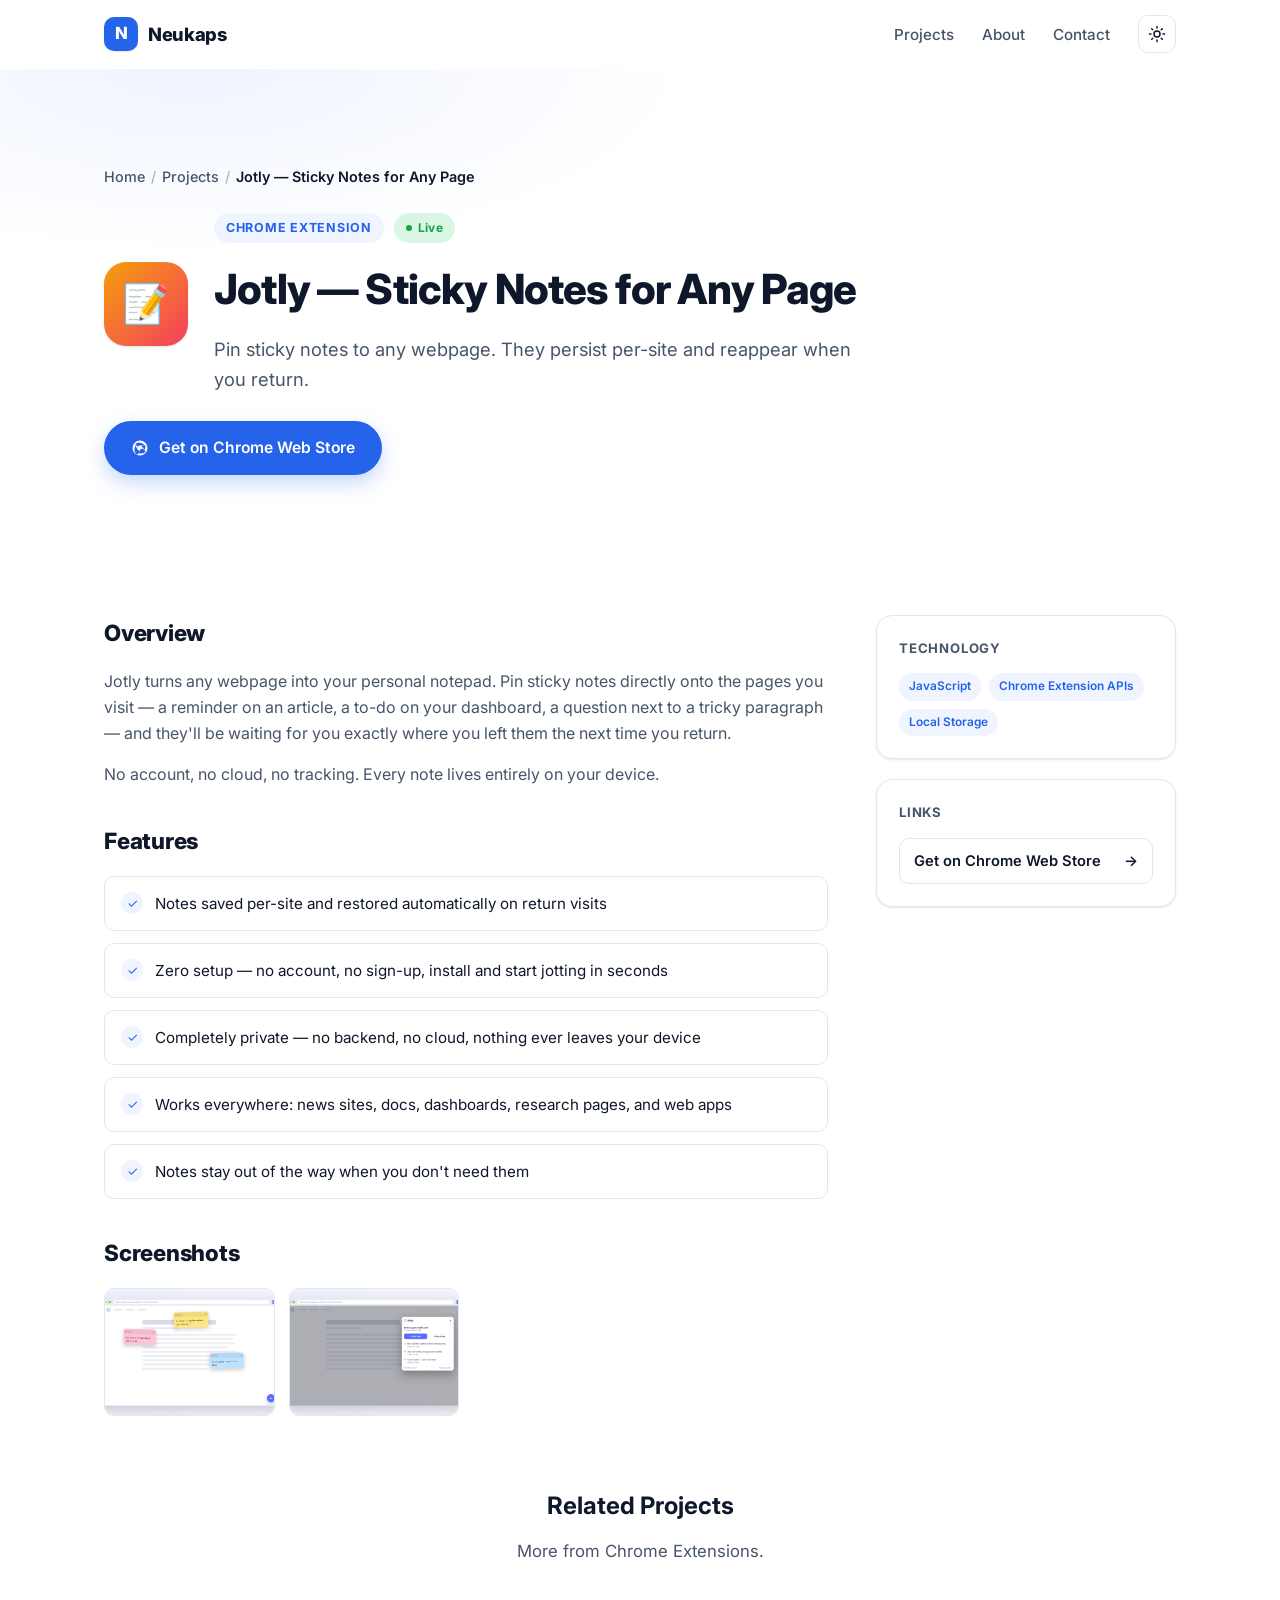
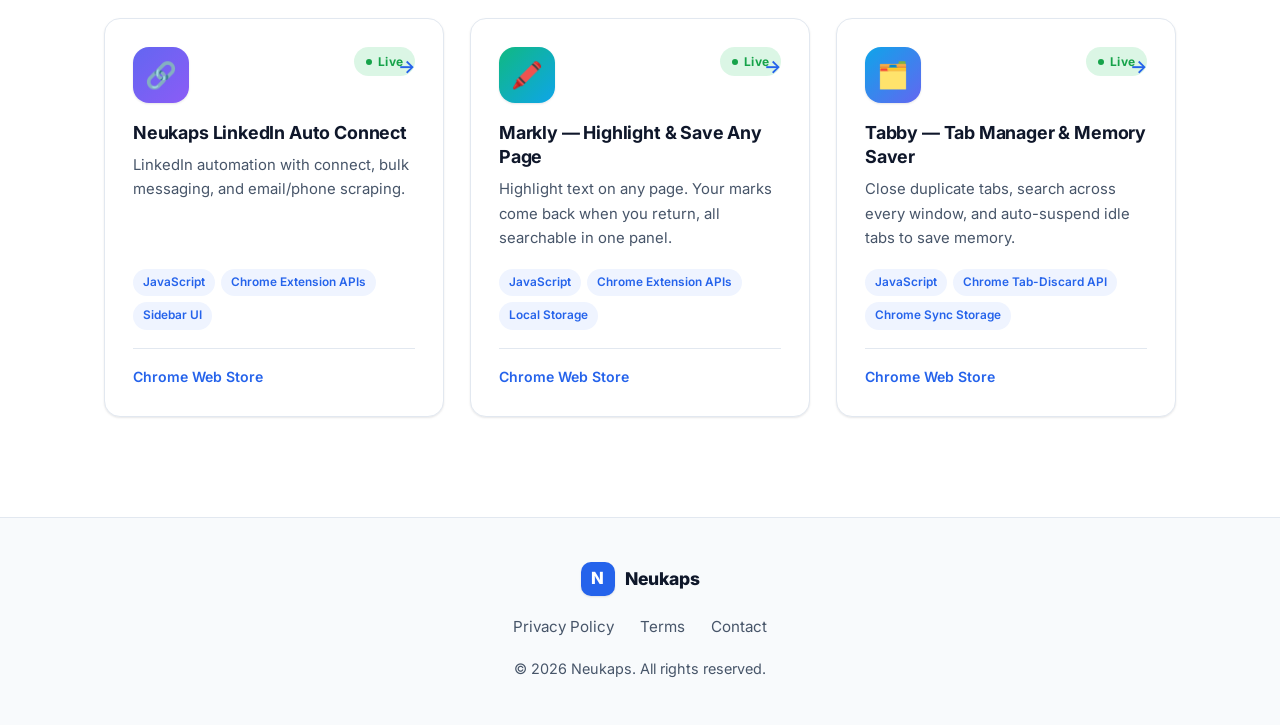
<file: projects/jotly.html>
<!DOCTYPE html>
<html lang="en">
<head>
  <meta charset="UTF-8" />
  <meta name="viewport" content="width=device-width, initial-scale=1.0" />
  <title>Jotly — Sticky Notes for Any Page — Neukaps</title>
  <meta name="description" content="Pin sticky notes to any webpage. They persist per-site and reappear when you return." />
  <meta name="author" content="Neukaps" />
  <meta name="theme-color" content="#2563EB" />
  <link rel="canonical" href="https://neukaps.com/projects/jotly.html" />

  <!-- Open Graph -->
  <meta property="og:type" content="website" />
  <meta property="og:site_name" content="Neukaps" />
  <meta property="og:title" content="Jotly — Sticky Notes for Any Page — Neukaps" />
  <meta property="og:description" content="Pin sticky notes to any webpage. They persist per-site and reappear when you return." />
  <meta property="og:url" content="https://neukaps.com/projects/jotly.html" />
  <meta property="og:image" content="https://neukaps.com/assets/img/jotly/1.jpg" />

  <!-- Twitter -->
  <meta name="twitter:card" content="summary_large_image" />
  <meta name="twitter:title" content="Jotly — Sticky Notes for Any Page — Neukaps" />
  <meta name="twitter:description" content="Pin sticky notes to any webpage. They persist per-site and reappear when you return." />
  <meta name="twitter:image" content="https://neukaps.com/assets/img/jotly/1.jpg" />

  <!-- Favicon -->
  <link rel="icon" href="data:image/svg+xml,%3Csvg xmlns='http://www.w3.org/2000/svg' viewBox='0 0 32 32'%3E%3Crect width='32' height='32' rx='8' fill='%232563EB'/%3E%3Ctext x='16' y='23' font-family='Arial,sans-serif' font-size='20' font-weight='700' fill='white' text-anchor='middle'%3EN%3C/text%3E%3C/svg%3E" />

  <!-- Fonts -->
  <link rel="preconnect" href="https://fonts.googleapis.com" />
  <link rel="preconnect" href="https://fonts.gstatic.com" crossorigin />
  <link rel="stylesheet" href="https://fonts.googleapis.com/css2?family=Inter:wght@400;500;600;700;800&display=swap" />

  <link rel="stylesheet" href="../style.css" />

  <!-- Structured data -->
  <script type="application/ld+json">
  {
    "@context": "https://schema.org",
    "@type": "SoftwareApplication",
    "name": "Jotly — Sticky Notes for Any Page",
    "applicationCategory": "BrowserApplication",
    "description": "Pin sticky notes to any webpage. They persist per-site and reappear when you return.",
    "url": "https://neukaps.com/projects/jotly.html",
    "operatingSystem": "Chrome"
  }
  </script>
</head>
<body>
  <a class="skip-link" href="#main">Skip to content</a>

  <!-- Navbar -->
  <header class="navbar" id="navbar">
    <nav class="nav container" aria-label="Primary">
      <a href="../index.html" class="logo" aria-label="Neukaps home">
        <span class="logo-mark" aria-hidden="true">N</span>
        <span class="logo-text">Neukaps</span>
      </a>

      <button class="nav-toggle" id="navToggle" aria-label="Toggle navigation menu" aria-expanded="false" aria-controls="navMenu">
        <span></span><span></span><span></span>
      </button>

      <ul class="nav-menu" id="navMenu">
        <li><a href="../index.html#projects">Projects</a></li>
        <li><a href="../index.html#about">About</a></li>
        <li><a href="../index.html#contact">Contact</a></li>
        <li>
          <button class="theme-toggle" id="themeToggle" aria-label="Toggle dark mode">
            <svg class="icon-sun" width="18" height="18" viewBox="0 0 24 24" fill="none" stroke="currentColor" stroke-width="2" stroke-linecap="round" stroke-linejoin="round" aria-hidden="true"><circle cx="12" cy="12" r="4"/><path d="M12 2v2M12 20v2M4.93 4.93l1.41 1.41M17.66 17.66l1.41 1.41M2 12h2M20 12h2M6.34 17.66l-1.41 1.41M19.07 4.93l-1.41 1.41"/></svg>
            <svg class="icon-moon" width="18" height="18" viewBox="0 0 24 24" fill="none" stroke="currentColor" stroke-width="2" stroke-linecap="round" stroke-linejoin="round" aria-hidden="true"><path d="M21 12.79A9 9 0 1 1 11.21 3 7 7 0 0 0 21 12.79z"/></svg>
          </button>
        </li>
      </ul>
    </nav>
  </header>

  <main id="main">
    <!-- Hero -->
    <section class="project-hero">
      <div class="container">
        <div class="breadcrumb fade-in">
          <a href="../index.html">Home</a>
          <span class="sep">/</span>
          <a href="../index.html#projects">Projects</a>
          <span class="sep">/</span>
          <span class="current">Jotly — Sticky Notes for Any Page</span>
        </div>
        <div class="project-hero-inner">
          <div class="project-icon icon-g2 fade-in" aria-hidden="true">📝</div>
          <div class="project-hero-text fade-in">
            <div class="project-hero-meta">
              <span class="category-pill">Chrome Extension</span>
              <span class="status-badge">Live</span>
            </div>
            <h1>Jotly — Sticky Notes for Any Page</h1>
            <p class="project-hero-tagline">Pin sticky notes to any webpage. They persist per-site and reappear when you return.</p>
          </div>
        </div>
        <div class="project-hero-cta fade-in">
          <a class="btn btn-primary btn-store" href="https://chromewebstore.google.com/detail/oeicgcdfjcdaidmnkibidjnchnngoonj?utm_source=item-share-cb" target="_blank" rel="noopener"><svg width="18" height="18" viewBox="0 0 24 24" fill="currentColor" aria-hidden="true"><path d="M12 2a10 10 0 1 0 0 20 10 10 0 0 0 0-20zm0 3a7 7 0 0 1 6.06 3.5h-6.06a3.5 3.5 0 0 0-3.03 1.75L5.6 6.9A6.98 6.98 0 0 1 12 5zM5 12a6.98 6.98 0 0 1 .8-3.24l3.03 5.24a3.5 3.5 0 0 0 3.03 1.75l-3.03 5.25A7 7 0 0 1 5 12zm7 7a6.98 6.98 0 0 1-2.06-.31l3.03-5.25a3.48 3.48 0 0 0 3.5-1.94l3.03 5.25A6.98 6.98 0 0 1 12 19zm5.6-4.1l-3.03-5.25a3.48 3.48 0 0 0-1.4-1.4h6.06A6.96 6.96 0 0 1 19 12a6.98 6.98 0 0 1-1.4 4.1z"/></svg> Get on Chrome Web Store</a>
          
        </div>
      </div>
    </section>

    <!-- Body -->
    <section class="project-body">
      <div class="container">
        <div class="project-layout">
          <div class="project-main">
            <h2 class="fade-in">Overview</h2>
            <p class="fade-in">Jotly turns any webpage into your personal notepad. Pin sticky notes directly onto the pages you visit — a reminder on an article, a to-do on your dashboard, a question next to a tricky paragraph — and they&#39;ll be waiting for you exactly where you left them the next time you return.</p>
            <p class="fade-in">No account, no cloud, no tracking. Every note lives entirely on your device.</p>

            <h2 class="fade-in">Features</h2>
            <ul class="feature-list fade-in">
              <li><span class="tick" aria-hidden="true">✓</span><span>Notes saved per-site and restored automatically on return visits</span></li>
              <li><span class="tick" aria-hidden="true">✓</span><span>Zero setup — no account, no sign-up, install and start jotting in seconds</span></li>
              <li><span class="tick" aria-hidden="true">✓</span><span>Completely private — no backend, no cloud, nothing ever leaves your device</span></li>
              <li><span class="tick" aria-hidden="true">✓</span><span>Works everywhere: news sites, docs, dashboards, research pages, and web apps</span></li>
              <li><span class="tick" aria-hidden="true">✓</span><span>Notes stay out of the way when you don&#39;t need them</span></li>
            </ul>

            <h2 class="fade-in">Screenshots</h2>
            <div class="gallery-grid fade-in">
              <a href="../assets/img/jotly/1.jpg" class="gallery-item" data-lightbox target="_blank" rel="noopener"><img src="../assets/img/jotly/1.jpg" alt="Screenshot 1" loading="lazy" /></a>
              <a href="../assets/img/jotly/2.jpg" class="gallery-item" data-lightbox target="_blank" rel="noopener"><img src="../assets/img/jotly/2.jpg" alt="Screenshot 2" loading="lazy" /></a>
            </div>
          </div>

          <aside class="project-sidebar">
            <div class="sidebar-card fade-in">
              <h3>Technology</h3>
              <div class="sidebar-tech"><span class="tech-pill">JavaScript</span><span class="tech-pill">Chrome Extension APIs</span><span class="tech-pill">Local Storage</span></div>
            </div>
            <div class="sidebar-card fade-in">
              <h3>Links</h3>
              <div class="sidebar-links">
                <a href="https://chromewebstore.google.com/detail/oeicgcdfjcdaidmnkibidjnchnngoonj?utm_source=item-share-cb" target="_blank" rel="noopener"><span>Get on Chrome Web Store</span><span aria-hidden="true">→</span></a>
                
              </div>
            </div>
          </aside>
        </div>
      </div>
    </section>

  <section class="related-section">
    <div class="container">
      <div class="section-head">
        <h2 class="fade-in">Related Projects</h2>
        <p class="section-sub fade-in">More from Chrome Extensions.</p>
      </div>
      <div class="project-grid">
      <a href="./linkedin-auto-connect.html" class="project-card fade-in" data-category="extension" style="--stagger:0">
        <div class="project-card-top">
          <div class="project-icon icon-g1" aria-hidden="true">🔗</div>
          <span class="status-badge">Live</span>
        </div>
        <h3>Neukaps LinkedIn Auto Connect</h3>
        <p class="project-tagline">LinkedIn automation with connect, bulk messaging, and email/phone scraping.</p>
        <div class="tech-pills"><span class="tech-pill">JavaScript</span><span class="tech-pill">Chrome Extension APIs</span><span class="tech-pill">Sidebar UI</span></div>
        <div class="project-card-footer">
          <span>Chrome Web Store</span>
          <span class="card-arrow" aria-hidden="true">→</span>
        </div>
      </a>
      <a href="./markly.html" class="project-card fade-in" data-category="extension" style="--stagger:1">
        <div class="project-card-top">
          <div class="project-icon icon-g3" aria-hidden="true">🖍️</div>
          <span class="status-badge">Live</span>
        </div>
        <h3>Markly — Highlight &amp; Save Any Page</h3>
        <p class="project-tagline">Highlight text on any page. Your marks come back when you return, all searchable in one panel.</p>
        <div class="tech-pills"><span class="tech-pill">JavaScript</span><span class="tech-pill">Chrome Extension APIs</span><span class="tech-pill">Local Storage</span></div>
        <div class="project-card-footer">
          <span>Chrome Web Store</span>
          <span class="card-arrow" aria-hidden="true">→</span>
        </div>
      </a>
      <a href="./tabby.html" class="project-card fade-in" data-category="extension" style="--stagger:2">
        <div class="project-card-top">
          <div class="project-icon icon-g4" aria-hidden="true">🗂️</div>
          <span class="status-badge">Live</span>
        </div>
        <h3>Tabby — Tab Manager &amp; Memory Saver</h3>
        <p class="project-tagline">Close duplicate tabs, search across every window, and auto-suspend idle tabs to save memory.</p>
        <div class="tech-pills"><span class="tech-pill">JavaScript</span><span class="tech-pill">Chrome Tab-Discard API</span><span class="tech-pill">Chrome Sync Storage</span></div>
        <div class="project-card-footer">
          <span>Chrome Web Store</span>
          <span class="card-arrow" aria-hidden="true">→</span>
        </div>
      </a>
      </div>
    </div>
  </section>
  </main>

  <!-- Footer -->
  <footer class="footer">
    <div class="container footer-inner">
      <div class="footer-brand">
        <span class="logo-mark" aria-hidden="true">N</span>
        <span class="logo-text">Neukaps</span>
      </div>
      <nav class="footer-links" aria-label="Footer">
        <a href="../privacy.html">Privacy Policy</a>
        <a href="../terms.html">Terms</a>
        <a href="../index.html#contact">Contact</a>
      </nav>
      <p class="footer-copy">© 2026 Neukaps. All rights reserved.</p>
    </div>
  </footer>

  <script src="../script.js"></script>
</body>
</html>
</file>
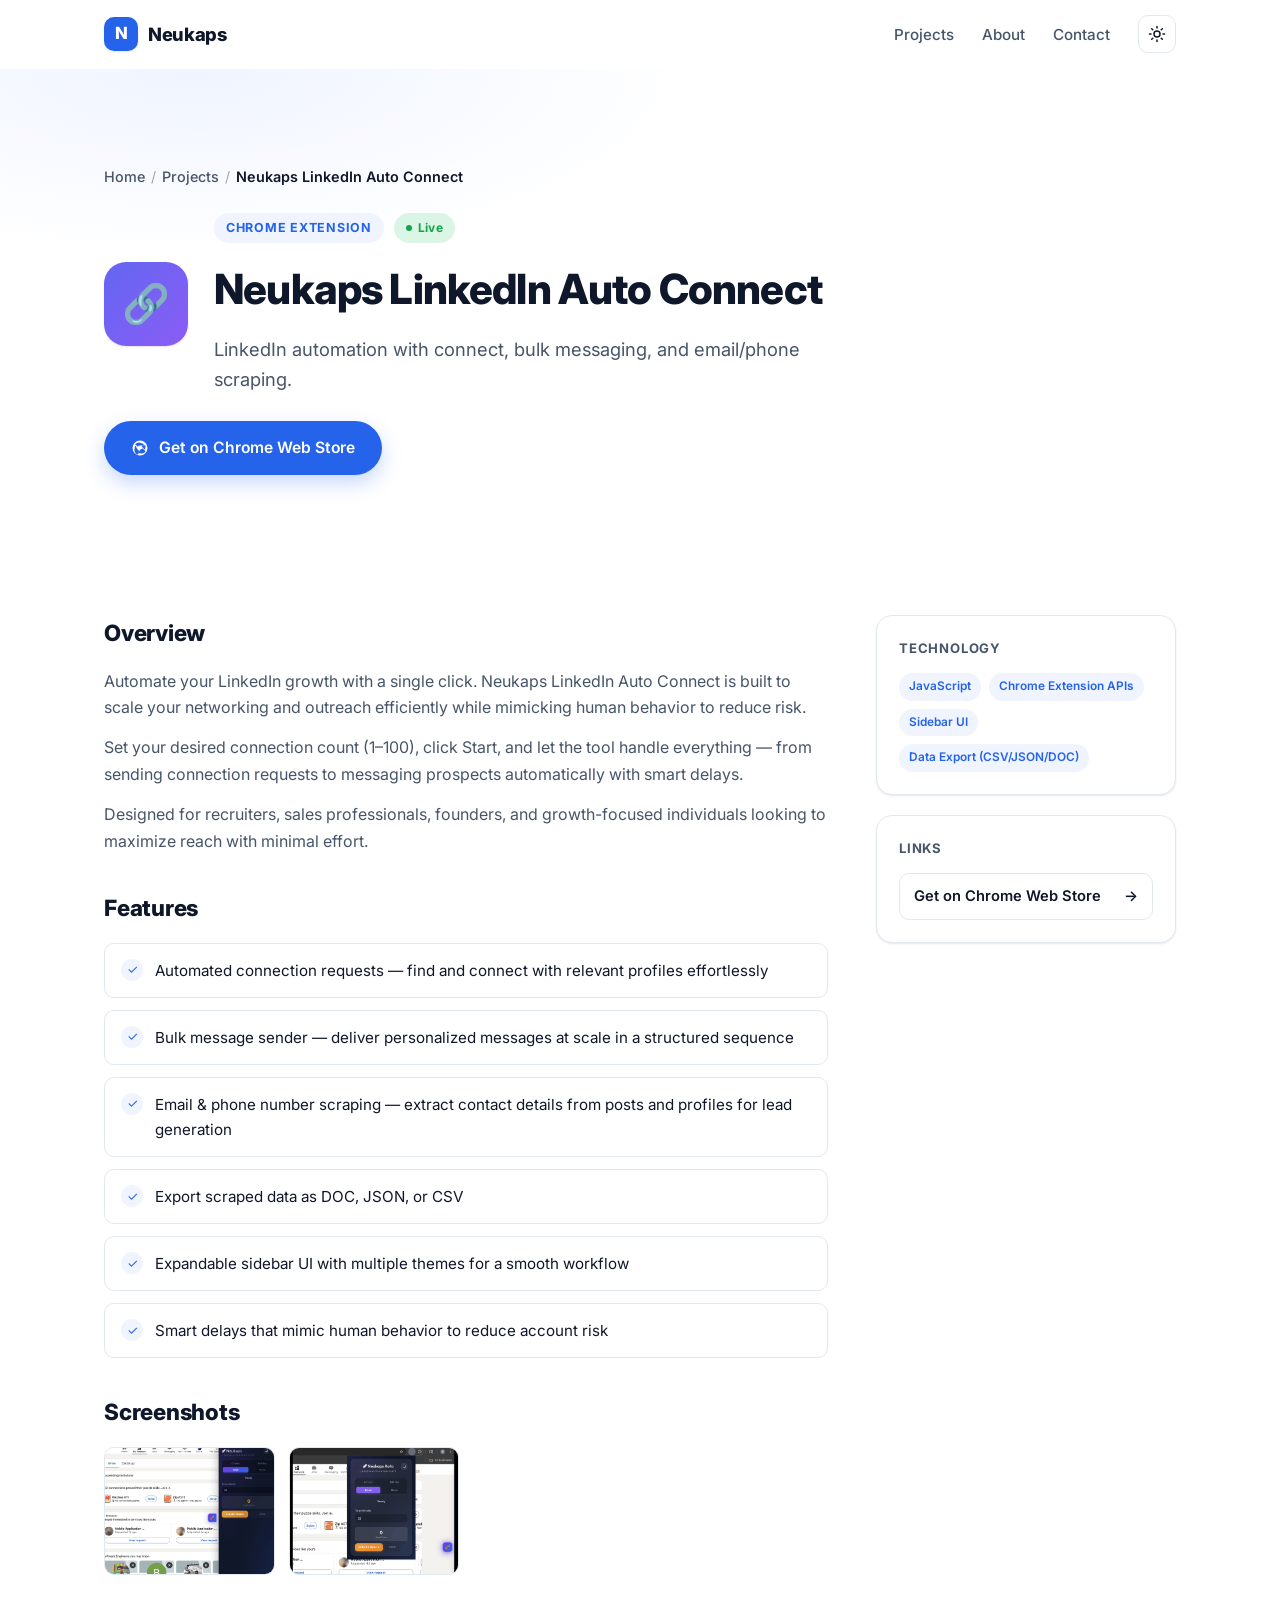
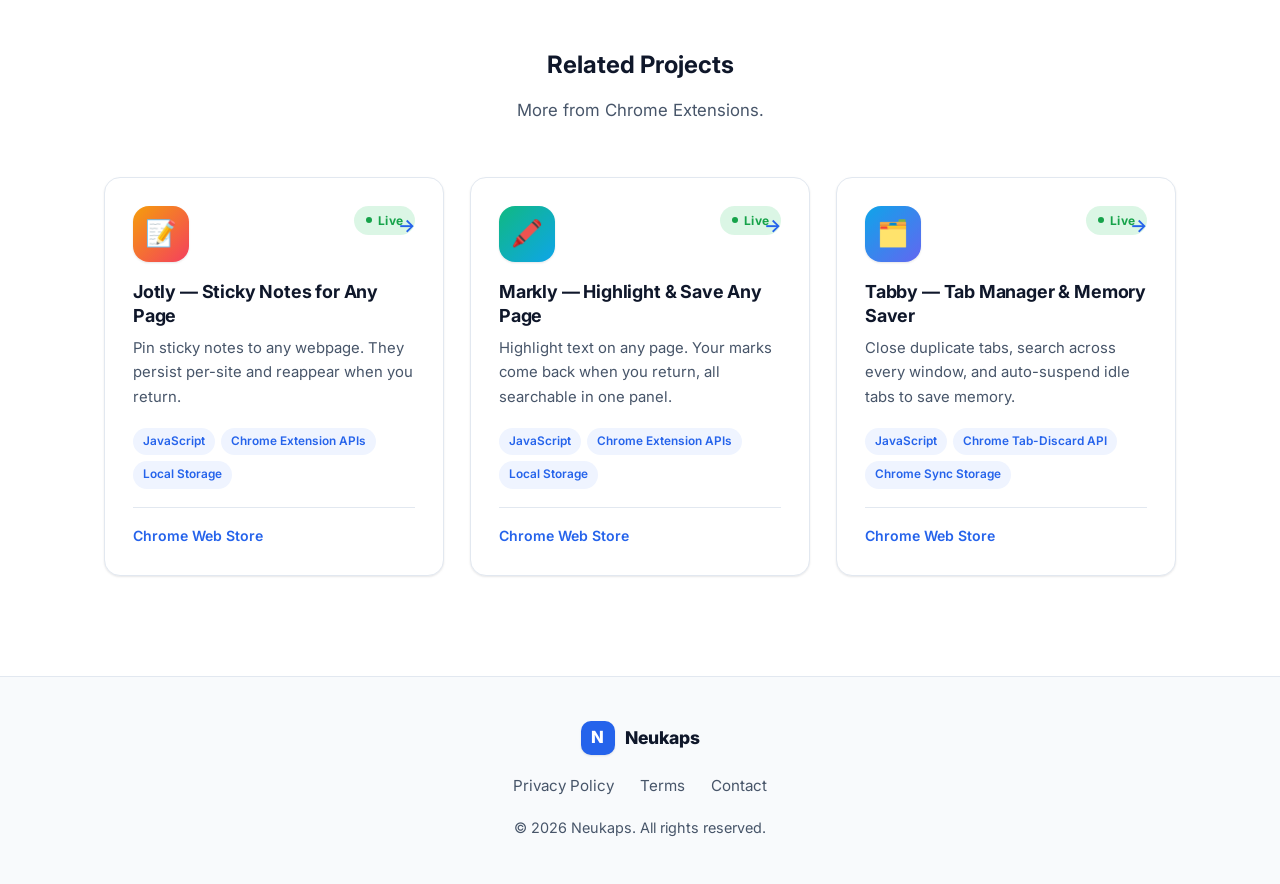
<file: projects/linkedin-auto-connect.html>
<!DOCTYPE html>
<html lang="en">
<head>
  <meta charset="UTF-8" />
  <meta name="viewport" content="width=device-width, initial-scale=1.0" />
  <title>Neukaps LinkedIn Auto Connect — Neukaps</title>
  <meta name="description" content="LinkedIn automation with connect, bulk messaging, and email/phone scraping." />
  <meta name="author" content="Neukaps" />
  <meta name="theme-color" content="#2563EB" />
  <link rel="canonical" href="https://neukaps.com/projects/linkedin-auto-connect.html" />

  <!-- Open Graph -->
  <meta property="og:type" content="website" />
  <meta property="og:site_name" content="Neukaps" />
  <meta property="og:title" content="Neukaps LinkedIn Auto Connect — Neukaps" />
  <meta property="og:description" content="LinkedIn automation with connect, bulk messaging, and email/phone scraping." />
  <meta property="og:url" content="https://neukaps.com/projects/linkedin-auto-connect.html" />
  <meta property="og:image" content="https://neukaps.com/assets/img/linkedin-auto-connect/1.png" />

  <!-- Twitter -->
  <meta name="twitter:card" content="summary_large_image" />
  <meta name="twitter:title" content="Neukaps LinkedIn Auto Connect — Neukaps" />
  <meta name="twitter:description" content="LinkedIn automation with connect, bulk messaging, and email/phone scraping." />
  <meta name="twitter:image" content="https://neukaps.com/assets/img/linkedin-auto-connect/1.png" />

  <!-- Favicon -->
  <link rel="icon" href="data:image/svg+xml,%3Csvg xmlns='http://www.w3.org/2000/svg' viewBox='0 0 32 32'%3E%3Crect width='32' height='32' rx='8' fill='%232563EB'/%3E%3Ctext x='16' y='23' font-family='Arial,sans-serif' font-size='20' font-weight='700' fill='white' text-anchor='middle'%3EN%3C/text%3E%3C/svg%3E" />

  <!-- Fonts -->
  <link rel="preconnect" href="https://fonts.googleapis.com" />
  <link rel="preconnect" href="https://fonts.gstatic.com" crossorigin />
  <link rel="stylesheet" href="https://fonts.googleapis.com/css2?family=Inter:wght@400;500;600;700;800&display=swap" />

  <link rel="stylesheet" href="../style.css" />

  <!-- Structured data -->
  <script type="application/ld+json">
  {
    "@context": "https://schema.org",
    "@type": "SoftwareApplication",
    "name": "Neukaps LinkedIn Auto Connect",
    "applicationCategory": "BrowserApplication",
    "description": "LinkedIn automation with connect, bulk messaging, and email/phone scraping.",
    "url": "https://neukaps.com/projects/linkedin-auto-connect.html",
    "operatingSystem": "Chrome"
  }
  </script>
</head>
<body>
  <a class="skip-link" href="#main">Skip to content</a>

  <!-- Navbar -->
  <header class="navbar" id="navbar">
    <nav class="nav container" aria-label="Primary">
      <a href="../index.html" class="logo" aria-label="Neukaps home">
        <span class="logo-mark" aria-hidden="true">N</span>
        <span class="logo-text">Neukaps</span>
      </a>

      <button class="nav-toggle" id="navToggle" aria-label="Toggle navigation menu" aria-expanded="false" aria-controls="navMenu">
        <span></span><span></span><span></span>
      </button>

      <ul class="nav-menu" id="navMenu">
        <li><a href="../index.html#projects">Projects</a></li>
        <li><a href="../index.html#about">About</a></li>
        <li><a href="../index.html#contact">Contact</a></li>
        <li>
          <button class="theme-toggle" id="themeToggle" aria-label="Toggle dark mode">
            <svg class="icon-sun" width="18" height="18" viewBox="0 0 24 24" fill="none" stroke="currentColor" stroke-width="2" stroke-linecap="round" stroke-linejoin="round" aria-hidden="true"><circle cx="12" cy="12" r="4"/><path d="M12 2v2M12 20v2M4.93 4.93l1.41 1.41M17.66 17.66l1.41 1.41M2 12h2M20 12h2M6.34 17.66l-1.41 1.41M19.07 4.93l-1.41 1.41"/></svg>
            <svg class="icon-moon" width="18" height="18" viewBox="0 0 24 24" fill="none" stroke="currentColor" stroke-width="2" stroke-linecap="round" stroke-linejoin="round" aria-hidden="true"><path d="M21 12.79A9 9 0 1 1 11.21 3 7 7 0 0 0 21 12.79z"/></svg>
          </button>
        </li>
      </ul>
    </nav>
  </header>

  <main id="main">
    <!-- Hero -->
    <section class="project-hero">
      <div class="container">
        <div class="breadcrumb fade-in">
          <a href="../index.html">Home</a>
          <span class="sep">/</span>
          <a href="../index.html#projects">Projects</a>
          <span class="sep">/</span>
          <span class="current">Neukaps LinkedIn Auto Connect</span>
        </div>
        <div class="project-hero-inner">
          <div class="project-icon icon-g1 fade-in" aria-hidden="true">🔗</div>
          <div class="project-hero-text fade-in">
            <div class="project-hero-meta">
              <span class="category-pill">Chrome Extension</span>
              <span class="status-badge">Live</span>
            </div>
            <h1>Neukaps LinkedIn Auto Connect</h1>
            <p class="project-hero-tagline">LinkedIn automation with connect, bulk messaging, and email/phone scraping.</p>
          </div>
        </div>
        <div class="project-hero-cta fade-in">
          <a class="btn btn-primary btn-store" href="https://chromewebstore.google.com/detail/mhnbbpdidelhaceahmnbbclcnnlfecin?utm_source=item-share-cb" target="_blank" rel="noopener"><svg width="18" height="18" viewBox="0 0 24 24" fill="currentColor" aria-hidden="true"><path d="M12 2a10 10 0 1 0 0 20 10 10 0 0 0 0-20zm0 3a7 7 0 0 1 6.06 3.5h-6.06a3.5 3.5 0 0 0-3.03 1.75L5.6 6.9A6.98 6.98 0 0 1 12 5zM5 12a6.98 6.98 0 0 1 .8-3.24l3.03 5.24a3.5 3.5 0 0 0 3.03 1.75l-3.03 5.25A7 7 0 0 1 5 12zm7 7a6.98 6.98 0 0 1-2.06-.31l3.03-5.25a3.48 3.48 0 0 0 3.5-1.94l3.03 5.25A6.98 6.98 0 0 1 12 19zm5.6-4.1l-3.03-5.25a3.48 3.48 0 0 0-1.4-1.4h6.06A6.96 6.96 0 0 1 19 12a6.98 6.98 0 0 1-1.4 4.1z"/></svg> Get on Chrome Web Store</a>
          
        </div>
      </div>
    </section>

    <!-- Body -->
    <section class="project-body">
      <div class="container">
        <div class="project-layout">
          <div class="project-main">
            <h2 class="fade-in">Overview</h2>
            <p class="fade-in">Automate your LinkedIn growth with a single click. Neukaps LinkedIn Auto Connect is built to scale your networking and outreach efficiently while mimicking human behavior to reduce risk.</p>
            <p class="fade-in">Set your desired connection count (1–100), click Start, and let the tool handle everything — from sending connection requests to messaging prospects automatically with smart delays.</p>
            <p class="fade-in">Designed for recruiters, sales professionals, founders, and growth-focused individuals looking to maximize reach with minimal effort.</p>

            <h2 class="fade-in">Features</h2>
            <ul class="feature-list fade-in">
              <li><span class="tick" aria-hidden="true">✓</span><span>Automated connection requests — find and connect with relevant profiles effortlessly</span></li>
              <li><span class="tick" aria-hidden="true">✓</span><span>Bulk message sender — deliver personalized messages at scale in a structured sequence</span></li>
              <li><span class="tick" aria-hidden="true">✓</span><span>Email &amp; phone number scraping — extract contact details from posts and profiles for lead generation</span></li>
              <li><span class="tick" aria-hidden="true">✓</span><span>Export scraped data as DOC, JSON, or CSV</span></li>
              <li><span class="tick" aria-hidden="true">✓</span><span>Expandable sidebar UI with multiple themes for a smooth workflow</span></li>
              <li><span class="tick" aria-hidden="true">✓</span><span>Smart delays that mimic human behavior to reduce account risk</span></li>
            </ul>

            <h2 class="fade-in">Screenshots</h2>
            <div class="gallery-grid fade-in">
              <a href="../assets/img/linkedin-auto-connect/1.png" class="gallery-item" data-lightbox target="_blank" rel="noopener"><img src="../assets/img/linkedin-auto-connect/1.png" alt="Screenshot 1" loading="lazy" /></a>
              <a href="../assets/img/linkedin-auto-connect/2.png" class="gallery-item" data-lightbox target="_blank" rel="noopener"><img src="../assets/img/linkedin-auto-connect/2.png" alt="Screenshot 2" loading="lazy" /></a>
            </div>
          </div>

          <aside class="project-sidebar">
            <div class="sidebar-card fade-in">
              <h3>Technology</h3>
              <div class="sidebar-tech"><span class="tech-pill">JavaScript</span><span class="tech-pill">Chrome Extension APIs</span><span class="tech-pill">Sidebar UI</span><span class="tech-pill">Data Export (CSV/JSON/DOC)</span></div>
            </div>
            <div class="sidebar-card fade-in">
              <h3>Links</h3>
              <div class="sidebar-links">
                <a href="https://chromewebstore.google.com/detail/mhnbbpdidelhaceahmnbbclcnnlfecin?utm_source=item-share-cb" target="_blank" rel="noopener"><span>Get on Chrome Web Store</span><span aria-hidden="true">→</span></a>
                
              </div>
            </div>
          </aside>
        </div>
      </div>
    </section>

  <section class="related-section">
    <div class="container">
      <div class="section-head">
        <h2 class="fade-in">Related Projects</h2>
        <p class="section-sub fade-in">More from Chrome Extensions.</p>
      </div>
      <div class="project-grid">
      <a href="./jotly.html" class="project-card fade-in" data-category="extension" style="--stagger:0">
        <div class="project-card-top">
          <div class="project-icon icon-g2" aria-hidden="true">📝</div>
          <span class="status-badge">Live</span>
        </div>
        <h3>Jotly — Sticky Notes for Any Page</h3>
        <p class="project-tagline">Pin sticky notes to any webpage. They persist per-site and reappear when you return.</p>
        <div class="tech-pills"><span class="tech-pill">JavaScript</span><span class="tech-pill">Chrome Extension APIs</span><span class="tech-pill">Local Storage</span></div>
        <div class="project-card-footer">
          <span>Chrome Web Store</span>
          <span class="card-arrow" aria-hidden="true">→</span>
        </div>
      </a>
      <a href="./markly.html" class="project-card fade-in" data-category="extension" style="--stagger:1">
        <div class="project-card-top">
          <div class="project-icon icon-g3" aria-hidden="true">🖍️</div>
          <span class="status-badge">Live</span>
        </div>
        <h3>Markly — Highlight &amp; Save Any Page</h3>
        <p class="project-tagline">Highlight text on any page. Your marks come back when you return, all searchable in one panel.</p>
        <div class="tech-pills"><span class="tech-pill">JavaScript</span><span class="tech-pill">Chrome Extension APIs</span><span class="tech-pill">Local Storage</span></div>
        <div class="project-card-footer">
          <span>Chrome Web Store</span>
          <span class="card-arrow" aria-hidden="true">→</span>
        </div>
      </a>
      <a href="./tabby.html" class="project-card fade-in" data-category="extension" style="--stagger:2">
        <div class="project-card-top">
          <div class="project-icon icon-g4" aria-hidden="true">🗂️</div>
          <span class="status-badge">Live</span>
        </div>
        <h3>Tabby — Tab Manager &amp; Memory Saver</h3>
        <p class="project-tagline">Close duplicate tabs, search across every window, and auto-suspend idle tabs to save memory.</p>
        <div class="tech-pills"><span class="tech-pill">JavaScript</span><span class="tech-pill">Chrome Tab-Discard API</span><span class="tech-pill">Chrome Sync Storage</span></div>
        <div class="project-card-footer">
          <span>Chrome Web Store</span>
          <span class="card-arrow" aria-hidden="true">→</span>
        </div>
      </a>
      </div>
    </div>
  </section>
  </main>

  <!-- Footer -->
  <footer class="footer">
    <div class="container footer-inner">
      <div class="footer-brand">
        <span class="logo-mark" aria-hidden="true">N</span>
        <span class="logo-text">Neukaps</span>
      </div>
      <nav class="footer-links" aria-label="Footer">
        <a href="../privacy.html">Privacy Policy</a>
        <a href="../terms.html">Terms</a>
        <a href="../index.html#contact">Contact</a>
      </nav>
      <p class="footer-copy">© 2026 Neukaps. All rights reserved.</p>
    </div>
  </footer>

  <script src="../script.js"></script>
</body>
</html>
</file>
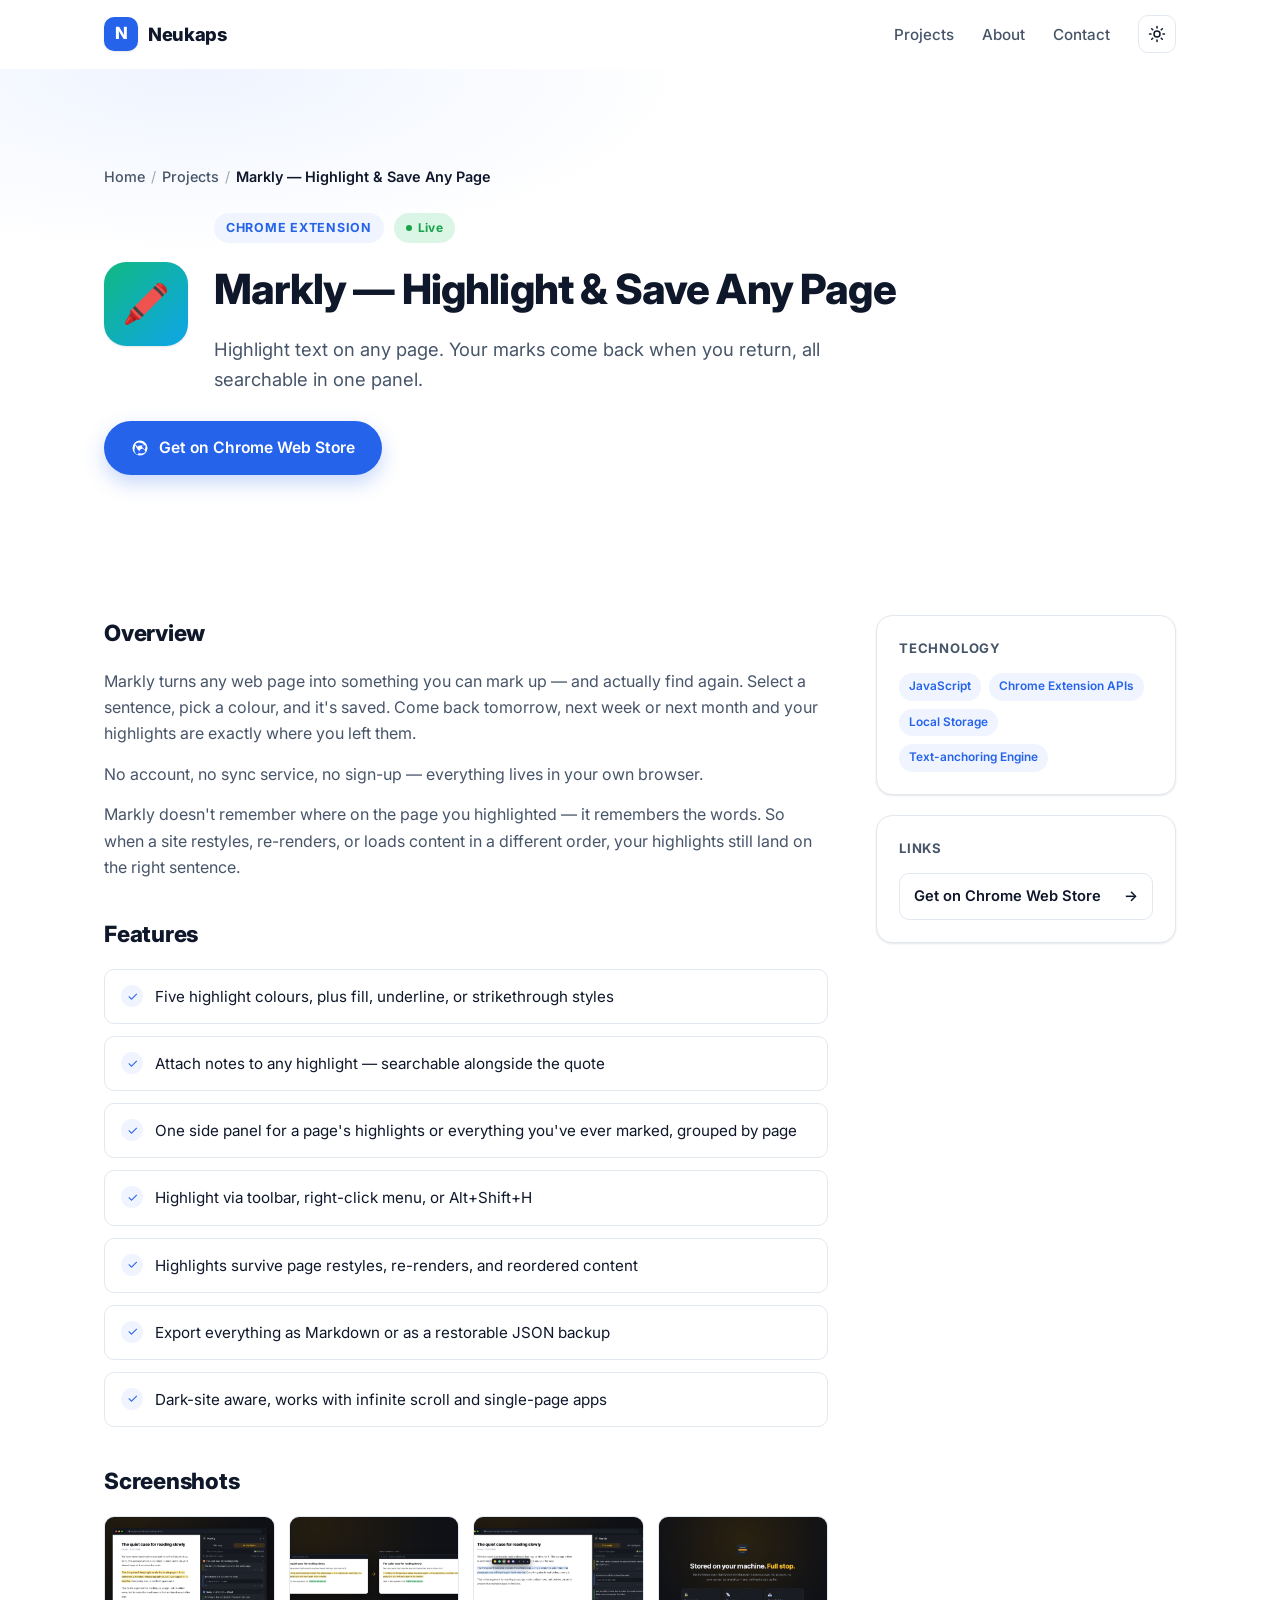
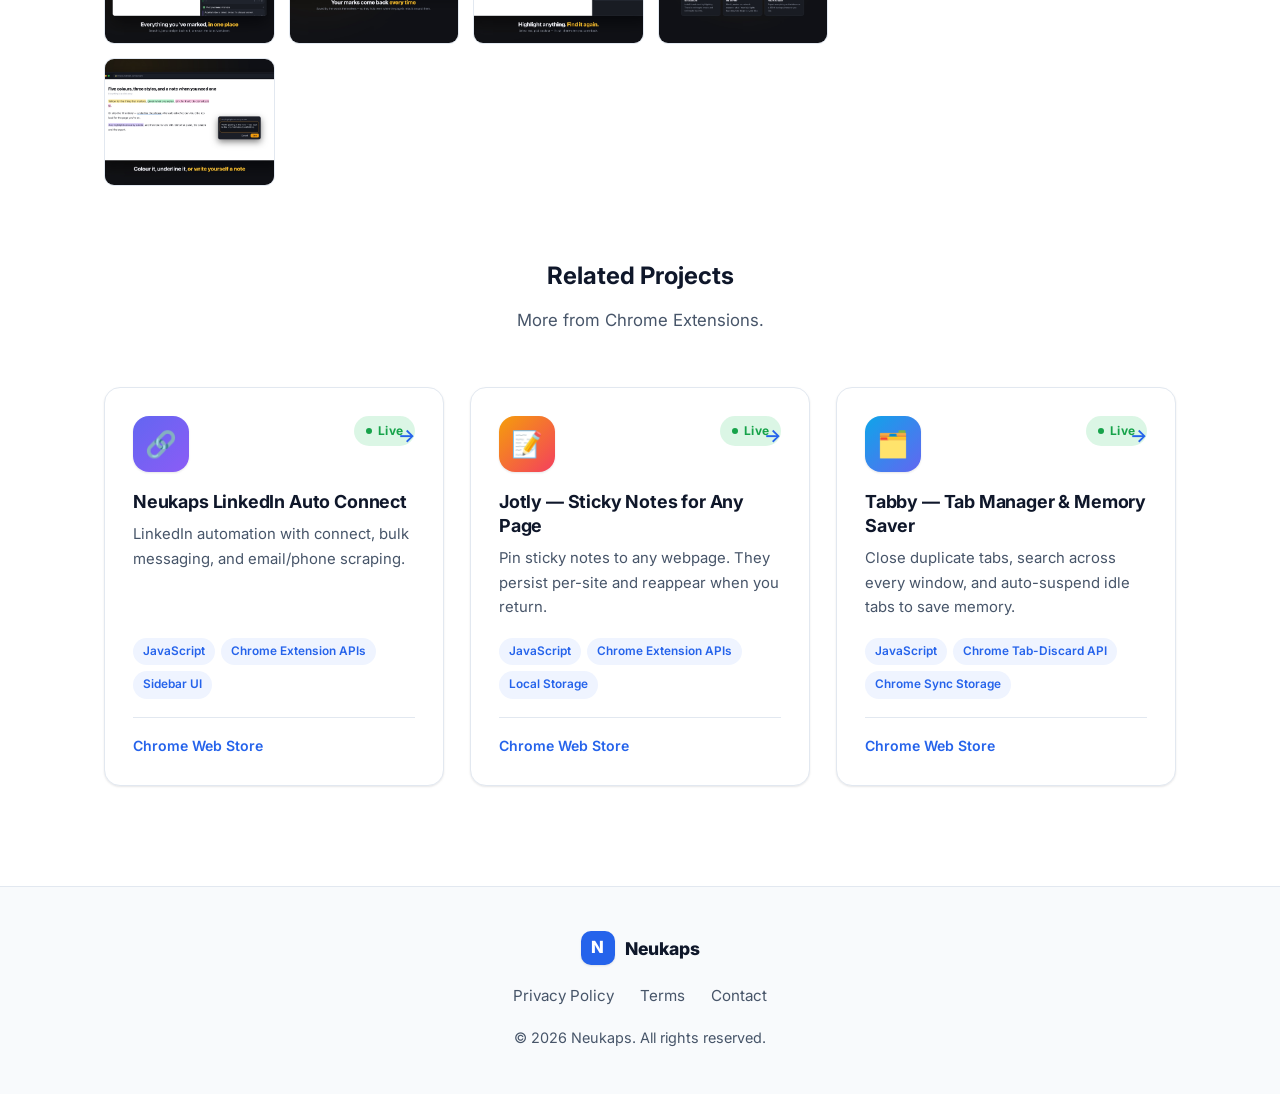
<file: projects/markly.html>
<!DOCTYPE html>
<html lang="en">
<head>
  <meta charset="UTF-8" />
  <meta name="viewport" content="width=device-width, initial-scale=1.0" />
  <title>Markly — Highlight &amp; Save Any Page — Neukaps</title>
  <meta name="description" content="Highlight text on any page. Your marks come back when you return, all searchable in one panel." />
  <meta name="author" content="Neukaps" />
  <meta name="theme-color" content="#2563EB" />
  <link rel="canonical" href="https://neukaps.com/projects/markly.html" />

  <!-- Open Graph -->
  <meta property="og:type" content="website" />
  <meta property="og:site_name" content="Neukaps" />
  <meta property="og:title" content="Markly — Highlight &amp; Save Any Page — Neukaps" />
  <meta property="og:description" content="Highlight text on any page. Your marks come back when you return, all searchable in one panel." />
  <meta property="og:url" content="https://neukaps.com/projects/markly.html" />
  <meta property="og:image" content="https://neukaps.com/assets/img/markly/1.jpg" />

  <!-- Twitter -->
  <meta name="twitter:card" content="summary_large_image" />
  <meta name="twitter:title" content="Markly — Highlight &amp; Save Any Page — Neukaps" />
  <meta name="twitter:description" content="Highlight text on any page. Your marks come back when you return, all searchable in one panel." />
  <meta name="twitter:image" content="https://neukaps.com/assets/img/markly/1.jpg" />

  <!-- Favicon -->
  <link rel="icon" href="data:image/svg+xml,%3Csvg xmlns='http://www.w3.org/2000/svg' viewBox='0 0 32 32'%3E%3Crect width='32' height='32' rx='8' fill='%232563EB'/%3E%3Ctext x='16' y='23' font-family='Arial,sans-serif' font-size='20' font-weight='700' fill='white' text-anchor='middle'%3EN%3C/text%3E%3C/svg%3E" />

  <!-- Fonts -->
  <link rel="preconnect" href="https://fonts.googleapis.com" />
  <link rel="preconnect" href="https://fonts.gstatic.com" crossorigin />
  <link rel="stylesheet" href="https://fonts.googleapis.com/css2?family=Inter:wght@400;500;600;700;800&display=swap" />

  <link rel="stylesheet" href="../style.css" />

  <!-- Structured data -->
  <script type="application/ld+json">
  {
    "@context": "https://schema.org",
    "@type": "SoftwareApplication",
    "name": "Markly — Highlight & Save Any Page",
    "applicationCategory": "BrowserApplication",
    "description": "Highlight text on any page. Your marks come back when you return, all searchable in one panel.",
    "url": "https://neukaps.com/projects/markly.html",
    "operatingSystem": "Chrome"
  }
  </script>
</head>
<body>
  <a class="skip-link" href="#main">Skip to content</a>

  <!-- Navbar -->
  <header class="navbar" id="navbar">
    <nav class="nav container" aria-label="Primary">
      <a href="../index.html" class="logo" aria-label="Neukaps home">
        <span class="logo-mark" aria-hidden="true">N</span>
        <span class="logo-text">Neukaps</span>
      </a>

      <button class="nav-toggle" id="navToggle" aria-label="Toggle navigation menu" aria-expanded="false" aria-controls="navMenu">
        <span></span><span></span><span></span>
      </button>

      <ul class="nav-menu" id="navMenu">
        <li><a href="../index.html#projects">Projects</a></li>
        <li><a href="../index.html#about">About</a></li>
        <li><a href="../index.html#contact">Contact</a></li>
        <li>
          <button class="theme-toggle" id="themeToggle" aria-label="Toggle dark mode">
            <svg class="icon-sun" width="18" height="18" viewBox="0 0 24 24" fill="none" stroke="currentColor" stroke-width="2" stroke-linecap="round" stroke-linejoin="round" aria-hidden="true"><circle cx="12" cy="12" r="4"/><path d="M12 2v2M12 20v2M4.93 4.93l1.41 1.41M17.66 17.66l1.41 1.41M2 12h2M20 12h2M6.34 17.66l-1.41 1.41M19.07 4.93l-1.41 1.41"/></svg>
            <svg class="icon-moon" width="18" height="18" viewBox="0 0 24 24" fill="none" stroke="currentColor" stroke-width="2" stroke-linecap="round" stroke-linejoin="round" aria-hidden="true"><path d="M21 12.79A9 9 0 1 1 11.21 3 7 7 0 0 0 21 12.79z"/></svg>
          </button>
        </li>
      </ul>
    </nav>
  </header>

  <main id="main">
    <!-- Hero -->
    <section class="project-hero">
      <div class="container">
        <div class="breadcrumb fade-in">
          <a href="../index.html">Home</a>
          <span class="sep">/</span>
          <a href="../index.html#projects">Projects</a>
          <span class="sep">/</span>
          <span class="current">Markly — Highlight &amp; Save Any Page</span>
        </div>
        <div class="project-hero-inner">
          <div class="project-icon icon-g3 fade-in" aria-hidden="true">🖍️</div>
          <div class="project-hero-text fade-in">
            <div class="project-hero-meta">
              <span class="category-pill">Chrome Extension</span>
              <span class="status-badge">Live</span>
            </div>
            <h1>Markly — Highlight &amp; Save Any Page</h1>
            <p class="project-hero-tagline">Highlight text on any page. Your marks come back when you return, all searchable in one panel.</p>
          </div>
        </div>
        <div class="project-hero-cta fade-in">
          <a class="btn btn-primary btn-store" href="https://chromewebstore.google.com/detail/gdlfejipjpjcmbkmapemjghegbhdeobn?utm_source=item-share-cb" target="_blank" rel="noopener"><svg width="18" height="18" viewBox="0 0 24 24" fill="currentColor" aria-hidden="true"><path d="M12 2a10 10 0 1 0 0 20 10 10 0 0 0 0-20zm0 3a7 7 0 0 1 6.06 3.5h-6.06a3.5 3.5 0 0 0-3.03 1.75L5.6 6.9A6.98 6.98 0 0 1 12 5zM5 12a6.98 6.98 0 0 1 .8-3.24l3.03 5.24a3.5 3.5 0 0 0 3.03 1.75l-3.03 5.25A7 7 0 0 1 5 12zm7 7a6.98 6.98 0 0 1-2.06-.31l3.03-5.25a3.48 3.48 0 0 0 3.5-1.94l3.03 5.25A6.98 6.98 0 0 1 12 19zm5.6-4.1l-3.03-5.25a3.48 3.48 0 0 0-1.4-1.4h6.06A6.96 6.96 0 0 1 19 12a6.98 6.98 0 0 1-1.4 4.1z"/></svg> Get on Chrome Web Store</a>
          
        </div>
      </div>
    </section>

    <!-- Body -->
    <section class="project-body">
      <div class="container">
        <div class="project-layout">
          <div class="project-main">
            <h2 class="fade-in">Overview</h2>
            <p class="fade-in">Markly turns any web page into something you can mark up — and actually find again. Select a sentence, pick a colour, and it&#39;s saved. Come back tomorrow, next week or next month and your highlights are exactly where you left them.</p>
            <p class="fade-in">No account, no sync service, no sign-up — everything lives in your own browser.</p>
            <p class="fade-in">Markly doesn&#39;t remember where on the page you highlighted — it remembers the words. So when a site restyles, re-renders, or loads content in a different order, your highlights still land on the right sentence.</p>

            <h2 class="fade-in">Features</h2>
            <ul class="feature-list fade-in">
              <li><span class="tick" aria-hidden="true">✓</span><span>Five highlight colours, plus fill, underline, or strikethrough styles</span></li>
              <li><span class="tick" aria-hidden="true">✓</span><span>Attach notes to any highlight — searchable alongside the quote</span></li>
              <li><span class="tick" aria-hidden="true">✓</span><span>One side panel for a page&#39;s highlights or everything you&#39;ve ever marked, grouped by page</span></li>
              <li><span class="tick" aria-hidden="true">✓</span><span>Highlight via toolbar, right-click menu, or Alt+Shift+H</span></li>
              <li><span class="tick" aria-hidden="true">✓</span><span>Highlights survive page restyles, re-renders, and reordered content</span></li>
              <li><span class="tick" aria-hidden="true">✓</span><span>Export everything as Markdown or as a restorable JSON backup</span></li>
              <li><span class="tick" aria-hidden="true">✓</span><span>Dark-site aware, works with infinite scroll and single-page apps</span></li>
            </ul>

            <h2 class="fade-in">Screenshots</h2>
            <div class="gallery-grid fade-in">
              <a href="../assets/img/markly/1.jpg" class="gallery-item" data-lightbox target="_blank" rel="noopener"><img src="../assets/img/markly/1.jpg" alt="Screenshot 1" loading="lazy" /></a>
              <a href="../assets/img/markly/2.jpg" class="gallery-item" data-lightbox target="_blank" rel="noopener"><img src="../assets/img/markly/2.jpg" alt="Screenshot 2" loading="lazy" /></a>
              <a href="../assets/img/markly/3.jpg" class="gallery-item" data-lightbox target="_blank" rel="noopener"><img src="../assets/img/markly/3.jpg" alt="Screenshot 3" loading="lazy" /></a>
              <a href="../assets/img/markly/4.jpg" class="gallery-item" data-lightbox target="_blank" rel="noopener"><img src="../assets/img/markly/4.jpg" alt="Screenshot 4" loading="lazy" /></a>
              <a href="../assets/img/markly/5.jpg" class="gallery-item" data-lightbox target="_blank" rel="noopener"><img src="../assets/img/markly/5.jpg" alt="Screenshot 5" loading="lazy" /></a>
            </div>
          </div>

          <aside class="project-sidebar">
            <div class="sidebar-card fade-in">
              <h3>Technology</h3>
              <div class="sidebar-tech"><span class="tech-pill">JavaScript</span><span class="tech-pill">Chrome Extension APIs</span><span class="tech-pill">Local Storage</span><span class="tech-pill">Text-anchoring Engine</span></div>
            </div>
            <div class="sidebar-card fade-in">
              <h3>Links</h3>
              <div class="sidebar-links">
                <a href="https://chromewebstore.google.com/detail/gdlfejipjpjcmbkmapemjghegbhdeobn?utm_source=item-share-cb" target="_blank" rel="noopener"><span>Get on Chrome Web Store</span><span aria-hidden="true">→</span></a>
                
              </div>
            </div>
          </aside>
        </div>
      </div>
    </section>

  <section class="related-section">
    <div class="container">
      <div class="section-head">
        <h2 class="fade-in">Related Projects</h2>
        <p class="section-sub fade-in">More from Chrome Extensions.</p>
      </div>
      <div class="project-grid">
      <a href="./linkedin-auto-connect.html" class="project-card fade-in" data-category="extension" style="--stagger:0">
        <div class="project-card-top">
          <div class="project-icon icon-g1" aria-hidden="true">🔗</div>
          <span class="status-badge">Live</span>
        </div>
        <h3>Neukaps LinkedIn Auto Connect</h3>
        <p class="project-tagline">LinkedIn automation with connect, bulk messaging, and email/phone scraping.</p>
        <div class="tech-pills"><span class="tech-pill">JavaScript</span><span class="tech-pill">Chrome Extension APIs</span><span class="tech-pill">Sidebar UI</span></div>
        <div class="project-card-footer">
          <span>Chrome Web Store</span>
          <span class="card-arrow" aria-hidden="true">→</span>
        </div>
      </a>
      <a href="./jotly.html" class="project-card fade-in" data-category="extension" style="--stagger:1">
        <div class="project-card-top">
          <div class="project-icon icon-g2" aria-hidden="true">📝</div>
          <span class="status-badge">Live</span>
        </div>
        <h3>Jotly — Sticky Notes for Any Page</h3>
        <p class="project-tagline">Pin sticky notes to any webpage. They persist per-site and reappear when you return.</p>
        <div class="tech-pills"><span class="tech-pill">JavaScript</span><span class="tech-pill">Chrome Extension APIs</span><span class="tech-pill">Local Storage</span></div>
        <div class="project-card-footer">
          <span>Chrome Web Store</span>
          <span class="card-arrow" aria-hidden="true">→</span>
        </div>
      </a>
      <a href="./tabby.html" class="project-card fade-in" data-category="extension" style="--stagger:2">
        <div class="project-card-top">
          <div class="project-icon icon-g4" aria-hidden="true">🗂️</div>
          <span class="status-badge">Live</span>
        </div>
        <h3>Tabby — Tab Manager &amp; Memory Saver</h3>
        <p class="project-tagline">Close duplicate tabs, search across every window, and auto-suspend idle tabs to save memory.</p>
        <div class="tech-pills"><span class="tech-pill">JavaScript</span><span class="tech-pill">Chrome Tab-Discard API</span><span class="tech-pill">Chrome Sync Storage</span></div>
        <div class="project-card-footer">
          <span>Chrome Web Store</span>
          <span class="card-arrow" aria-hidden="true">→</span>
        </div>
      </a>
      </div>
    </div>
  </section>
  </main>

  <!-- Footer -->
  <footer class="footer">
    <div class="container footer-inner">
      <div class="footer-brand">
        <span class="logo-mark" aria-hidden="true">N</span>
        <span class="logo-text">Neukaps</span>
      </div>
      <nav class="footer-links" aria-label="Footer">
        <a href="../privacy.html">Privacy Policy</a>
        <a href="../terms.html">Terms</a>
        <a href="../index.html#contact">Contact</a>
      </nav>
      <p class="footer-copy">© 2026 Neukaps. All rights reserved.</p>
    </div>
  </footer>

  <script src="../script.js"></script>
</body>
</html>
</file>
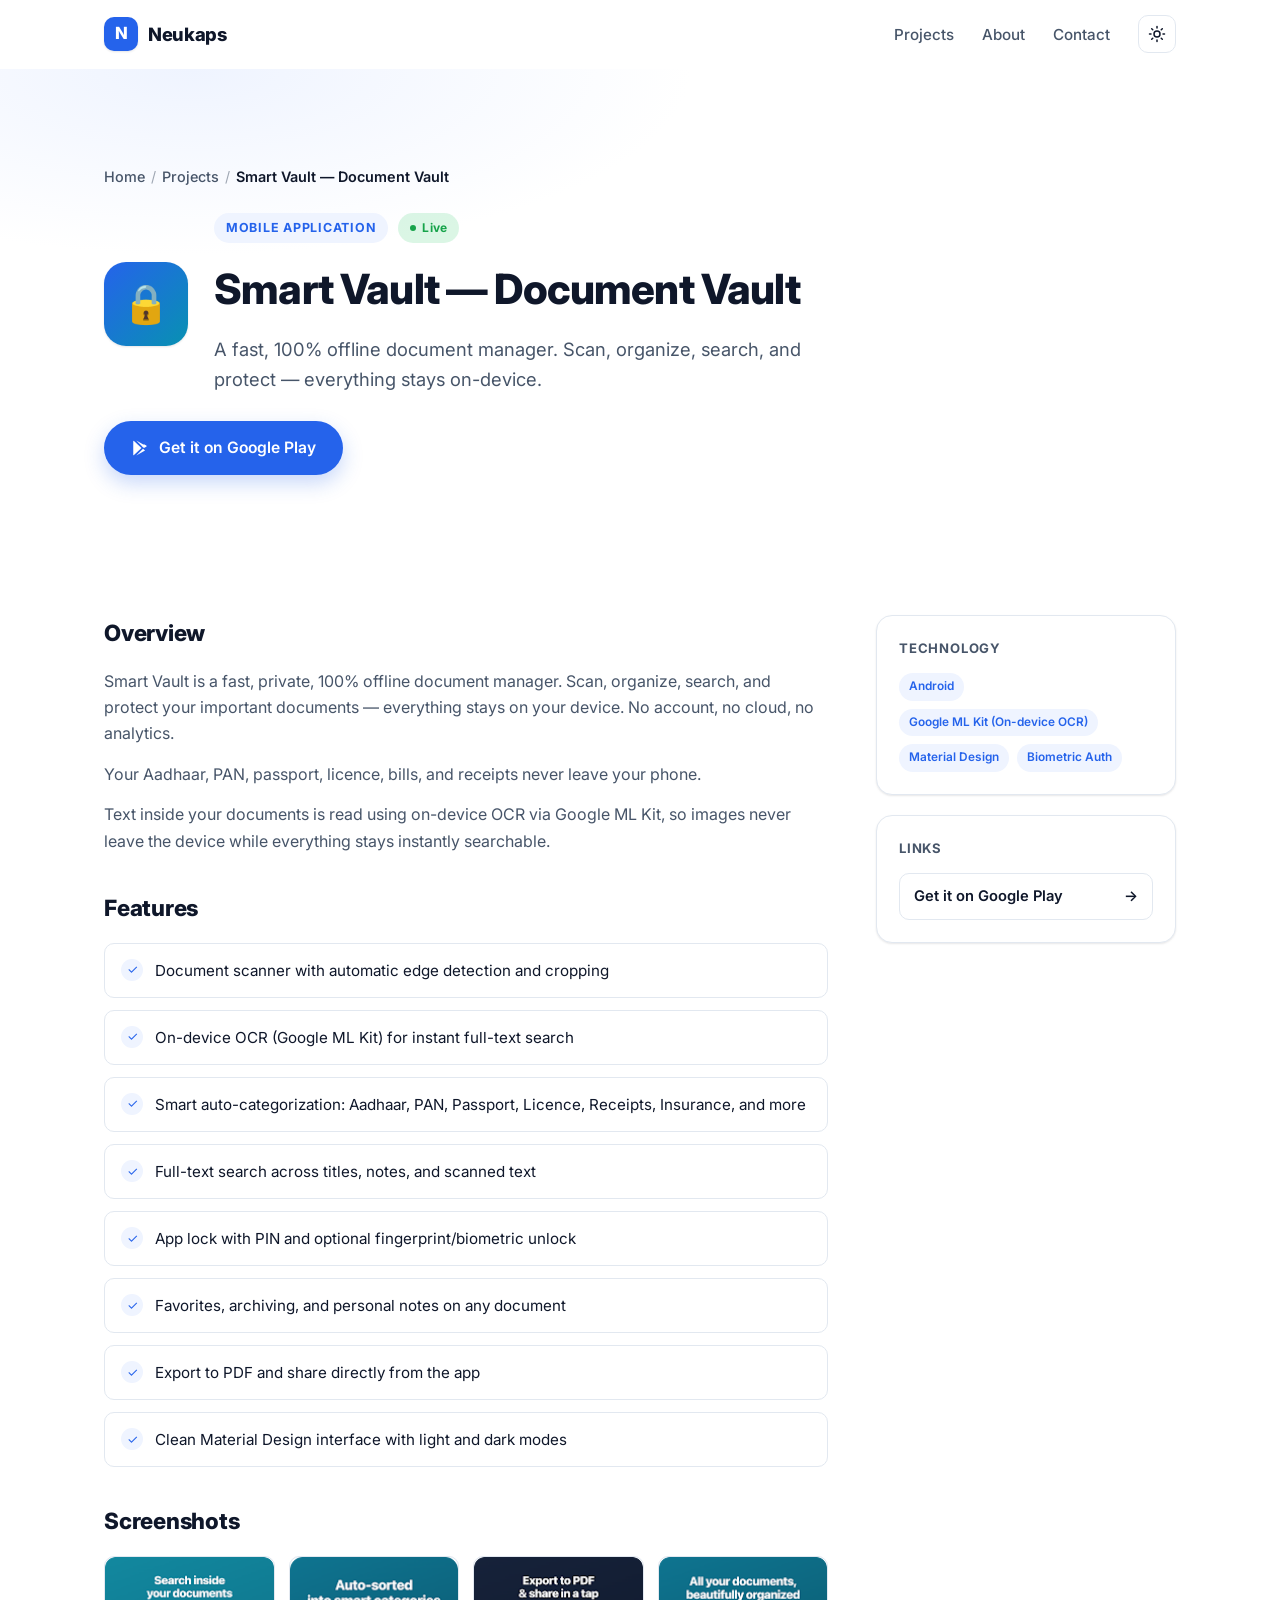
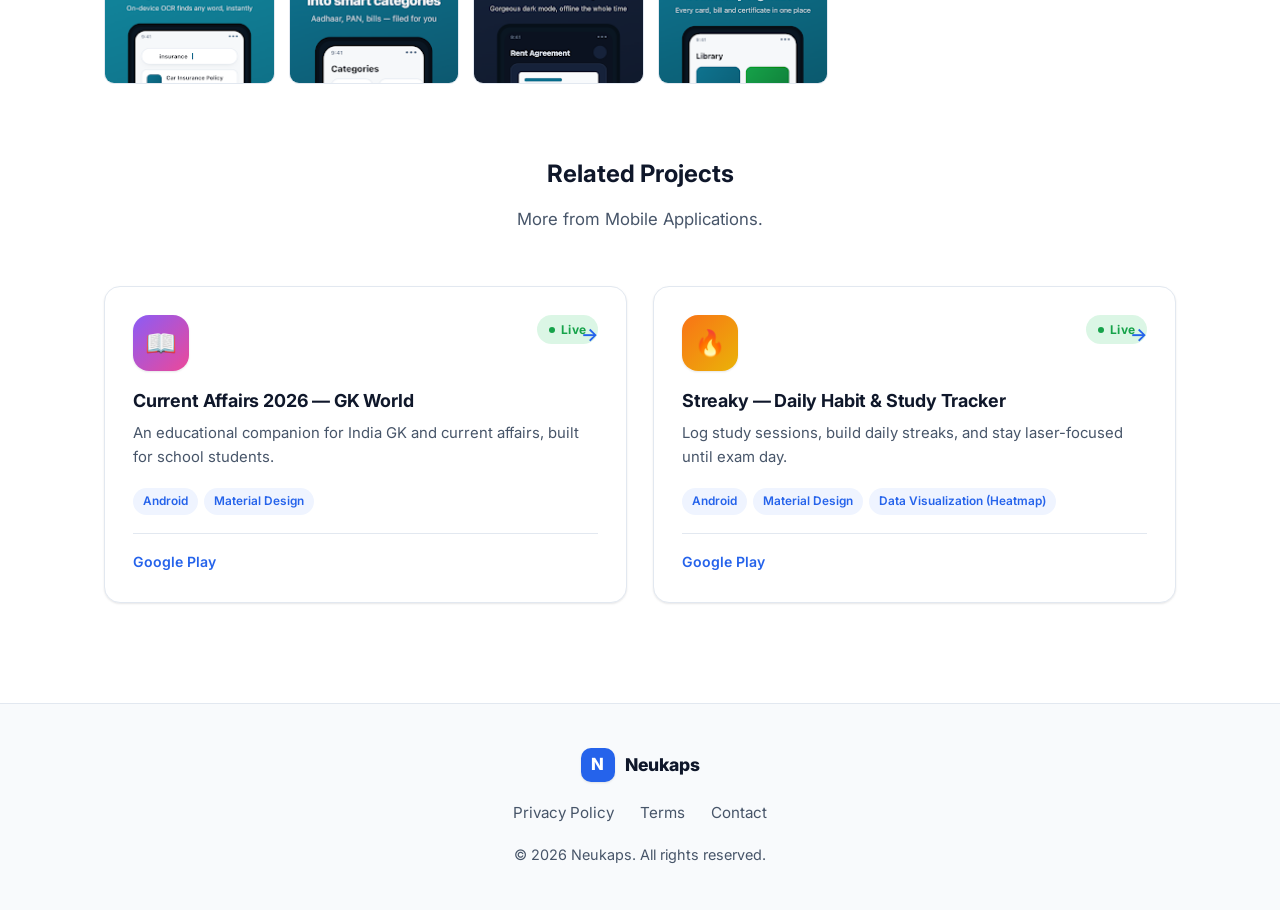
<file: projects/smart-vault.html>
<!DOCTYPE html>
<html lang="en">
<head>
  <meta charset="UTF-8" />
  <meta name="viewport" content="width=device-width, initial-scale=1.0" />
  <title>Smart Vault — Document Vault — Neukaps</title>
  <meta name="description" content="A fast, 100% offline document manager. Scan, organize, search, and protect — everything stays on-device." />
  <meta name="author" content="Neukaps" />
  <meta name="theme-color" content="#2563EB" />
  <link rel="canonical" href="https://neukaps.com/projects/smart-vault.html" />

  <!-- Open Graph -->
  <meta property="og:type" content="website" />
  <meta property="og:site_name" content="Neukaps" />
  <meta property="og:title" content="Smart Vault — Document Vault — Neukaps" />
  <meta property="og:description" content="A fast, 100% offline document manager. Scan, organize, search, and protect — everything stays on-device." />
  <meta property="og:url" content="https://neukaps.com/projects/smart-vault.html" />
  <meta property="og:image" content="https://neukaps.com/assets/img/smart-vault/1.webp" />

  <!-- Twitter -->
  <meta name="twitter:card" content="summary_large_image" />
  <meta name="twitter:title" content="Smart Vault — Document Vault — Neukaps" />
  <meta name="twitter:description" content="A fast, 100% offline document manager. Scan, organize, search, and protect — everything stays on-device." />
  <meta name="twitter:image" content="https://neukaps.com/assets/img/smart-vault/1.webp" />

  <!-- Favicon -->
  <link rel="icon" href="data:image/svg+xml,%3Csvg xmlns='http://www.w3.org/2000/svg' viewBox='0 0 32 32'%3E%3Crect width='32' height='32' rx='8' fill='%232563EB'/%3E%3Ctext x='16' y='23' font-family='Arial,sans-serif' font-size='20' font-weight='700' fill='white' text-anchor='middle'%3EN%3C/text%3E%3C/svg%3E" />

  <!-- Fonts -->
  <link rel="preconnect" href="https://fonts.googleapis.com" />
  <link rel="preconnect" href="https://fonts.gstatic.com" crossorigin />
  <link rel="stylesheet" href="https://fonts.googleapis.com/css2?family=Inter:wght@400;500;600;700;800&display=swap" />

  <link rel="stylesheet" href="../style.css" />

  <!-- Structured data -->
  <script type="application/ld+json">
  {
    "@context": "https://schema.org",
    "@type": "SoftwareApplication",
    "name": "Smart Vault — Document Vault",
    "applicationCategory": "MobileApplication",
    "description": "A fast, 100% offline document manager. Scan, organize, search, and protect — everything stays on-device.",
    "url": "https://neukaps.com/projects/smart-vault.html",
    "operatingSystem": "Android"
  }
  </script>
</head>
<body>
  <a class="skip-link" href="#main">Skip to content</a>

  <!-- Navbar -->
  <header class="navbar" id="navbar">
    <nav class="nav container" aria-label="Primary">
      <a href="../index.html" class="logo" aria-label="Neukaps home">
        <span class="logo-mark" aria-hidden="true">N</span>
        <span class="logo-text">Neukaps</span>
      </a>

      <button class="nav-toggle" id="navToggle" aria-label="Toggle navigation menu" aria-expanded="false" aria-controls="navMenu">
        <span></span><span></span><span></span>
      </button>

      <ul class="nav-menu" id="navMenu">
        <li><a href="../index.html#projects">Projects</a></li>
        <li><a href="../index.html#about">About</a></li>
        <li><a href="../index.html#contact">Contact</a></li>
        <li>
          <button class="theme-toggle" id="themeToggle" aria-label="Toggle dark mode">
            <svg class="icon-sun" width="18" height="18" viewBox="0 0 24 24" fill="none" stroke="currentColor" stroke-width="2" stroke-linecap="round" stroke-linejoin="round" aria-hidden="true"><circle cx="12" cy="12" r="4"/><path d="M12 2v2M12 20v2M4.93 4.93l1.41 1.41M17.66 17.66l1.41 1.41M2 12h2M20 12h2M6.34 17.66l-1.41 1.41M19.07 4.93l-1.41 1.41"/></svg>
            <svg class="icon-moon" width="18" height="18" viewBox="0 0 24 24" fill="none" stroke="currentColor" stroke-width="2" stroke-linecap="round" stroke-linejoin="round" aria-hidden="true"><path d="M21 12.79A9 9 0 1 1 11.21 3 7 7 0 0 0 21 12.79z"/></svg>
          </button>
        </li>
      </ul>
    </nav>
  </header>

  <main id="main">
    <!-- Hero -->
    <section class="project-hero">
      <div class="container">
        <div class="breadcrumb fade-in">
          <a href="../index.html">Home</a>
          <span class="sep">/</span>
          <a href="../index.html#projects">Projects</a>
          <span class="sep">/</span>
          <span class="current">Smart Vault — Document Vault</span>
        </div>
        <div class="project-hero-inner">
          <div class="project-icon icon-g8 fade-in" aria-hidden="true">🔒</div>
          <div class="project-hero-text fade-in">
            <div class="project-hero-meta">
              <span class="category-pill">Mobile Application</span>
              <span class="status-badge">Live</span>
            </div>
            <h1>Smart Vault — Document Vault</h1>
            <p class="project-hero-tagline">A fast, 100% offline document manager. Scan, organize, search, and protect — everything stays on-device.</p>
          </div>
        </div>
        <div class="project-hero-cta fade-in">
          <a class="btn btn-primary btn-store" href="https://play.google.com/store/apps/details?id=com.neukaps.smartvault&amp;pcampaignid=web_share" target="_blank" rel="noopener"><svg width="18" height="18" viewBox="0 0 24 24" fill="currentColor" aria-hidden="true"><path d="M3.6 2.24a1 1 0 0 0-.6.9v17.7a1 1 0 0 0 .6.92l10.36-9.77L3.6 2.24zm12.4 8.85 2.7-2.55-11.6-6.42 8.9 8.97zm0 1.82-8.9 8.98 11.6-6.43-2.7-2.55zm1.3-.9 3.03-1.68a1 1 0 0 0 0-1.75L17.3 6.9l-2.9 2.75 2.9 2.36z"/></svg> Get it on Google Play</a>
          
        </div>
      </div>
    </section>

    <!-- Body -->
    <section class="project-body">
      <div class="container">
        <div class="project-layout">
          <div class="project-main">
            <h2 class="fade-in">Overview</h2>
            <p class="fade-in">Smart Vault is a fast, private, 100% offline document manager. Scan, organize, search, and protect your important documents — everything stays on your device. No account, no cloud, no analytics.</p>
            <p class="fade-in">Your Aadhaar, PAN, passport, licence, bills, and receipts never leave your phone.</p>
            <p class="fade-in">Text inside your documents is read using on-device OCR via Google ML Kit, so images never leave the device while everything stays instantly searchable.</p>

            <h2 class="fade-in">Features</h2>
            <ul class="feature-list fade-in">
              <li><span class="tick" aria-hidden="true">✓</span><span>Document scanner with automatic edge detection and cropping</span></li>
              <li><span class="tick" aria-hidden="true">✓</span><span>On-device OCR (Google ML Kit) for instant full-text search</span></li>
              <li><span class="tick" aria-hidden="true">✓</span><span>Smart auto-categorization: Aadhaar, PAN, Passport, Licence, Receipts, Insurance, and more</span></li>
              <li><span class="tick" aria-hidden="true">✓</span><span>Full-text search across titles, notes, and scanned text</span></li>
              <li><span class="tick" aria-hidden="true">✓</span><span>App lock with PIN and optional fingerprint/biometric unlock</span></li>
              <li><span class="tick" aria-hidden="true">✓</span><span>Favorites, archiving, and personal notes on any document</span></li>
              <li><span class="tick" aria-hidden="true">✓</span><span>Export to PDF and share directly from the app</span></li>
              <li><span class="tick" aria-hidden="true">✓</span><span>Clean Material Design interface with light and dark modes</span></li>
            </ul>

            <h2 class="fade-in">Screenshots</h2>
            <div class="gallery-grid fade-in">
              <a href="../assets/img/smart-vault/1.webp" class="gallery-item" data-lightbox target="_blank" rel="noopener"><img src="../assets/img/smart-vault/1.webp" alt="Screenshot 1" loading="lazy" /></a>
              <a href="../assets/img/smart-vault/2.webp" class="gallery-item" data-lightbox target="_blank" rel="noopener"><img src="../assets/img/smart-vault/2.webp" alt="Screenshot 2" loading="lazy" /></a>
              <a href="../assets/img/smart-vault/3.webp" class="gallery-item" data-lightbox target="_blank" rel="noopener"><img src="../assets/img/smart-vault/3.webp" alt="Screenshot 3" loading="lazy" /></a>
              <a href="../assets/img/smart-vault/4.webp" class="gallery-item" data-lightbox target="_blank" rel="noopener"><img src="../assets/img/smart-vault/4.webp" alt="Screenshot 4" loading="lazy" /></a>
            </div>
          </div>

          <aside class="project-sidebar">
            <div class="sidebar-card fade-in">
              <h3>Technology</h3>
              <div class="sidebar-tech"><span class="tech-pill">Android</span><span class="tech-pill">Google ML Kit (On-device OCR)</span><span class="tech-pill">Material Design</span><span class="tech-pill">Biometric Auth</span></div>
            </div>
            <div class="sidebar-card fade-in">
              <h3>Links</h3>
              <div class="sidebar-links">
                <a href="https://play.google.com/store/apps/details?id=com.neukaps.smartvault&amp;pcampaignid=web_share" target="_blank" rel="noopener"><span>Get it on Google Play</span><span aria-hidden="true">→</span></a>
                
              </div>
            </div>
          </aside>
        </div>
      </div>
    </section>

  <section class="related-section">
    <div class="container">
      <div class="section-head">
        <h2 class="fade-in">Related Projects</h2>
        <p class="section-sub fade-in">More from Mobile Applications.</p>
      </div>
      <div class="project-grid">
      <a href="./current-affairs-2026.html" class="project-card fade-in" data-category="mobile" style="--stagger:0">
        <div class="project-card-top">
          <div class="project-icon icon-g7" aria-hidden="true">📖</div>
          <span class="status-badge">Live</span>
        </div>
        <h3>Current Affairs 2026 — GK World</h3>
        <p class="project-tagline">An educational companion for India GK and current affairs, built for school students.</p>
        <div class="tech-pills"><span class="tech-pill">Android</span><span class="tech-pill">Material Design</span></div>
        <div class="project-card-footer">
          <span>Google Play</span>
          <span class="card-arrow" aria-hidden="true">→</span>
        </div>
      </a>
      <a href="./streaky.html" class="project-card fade-in" data-category="mobile" style="--stagger:1">
        <div class="project-card-top">
          <div class="project-icon icon-g9" aria-hidden="true">🔥</div>
          <span class="status-badge">Live</span>
        </div>
        <h3>Streaky — Daily Habit &amp; Study Tracker</h3>
        <p class="project-tagline">Log study sessions, build daily streaks, and stay laser-focused until exam day.</p>
        <div class="tech-pills"><span class="tech-pill">Android</span><span class="tech-pill">Material Design</span><span class="tech-pill">Data Visualization (Heatmap)</span></div>
        <div class="project-card-footer">
          <span>Google Play</span>
          <span class="card-arrow" aria-hidden="true">→</span>
        </div>
      </a>
      </div>
    </div>
  </section>
  </main>

  <!-- Footer -->
  <footer class="footer">
    <div class="container footer-inner">
      <div class="footer-brand">
        <span class="logo-mark" aria-hidden="true">N</span>
        <span class="logo-text">Neukaps</span>
      </div>
      <nav class="footer-links" aria-label="Footer">
        <a href="../privacy.html">Privacy Policy</a>
        <a href="../terms.html">Terms</a>
        <a href="../index.html#contact">Contact</a>
      </nav>
      <p class="footer-copy">© 2026 Neukaps. All rights reserved.</p>
    </div>
  </footer>

  <script src="../script.js"></script>
</body>
</html>
</file>
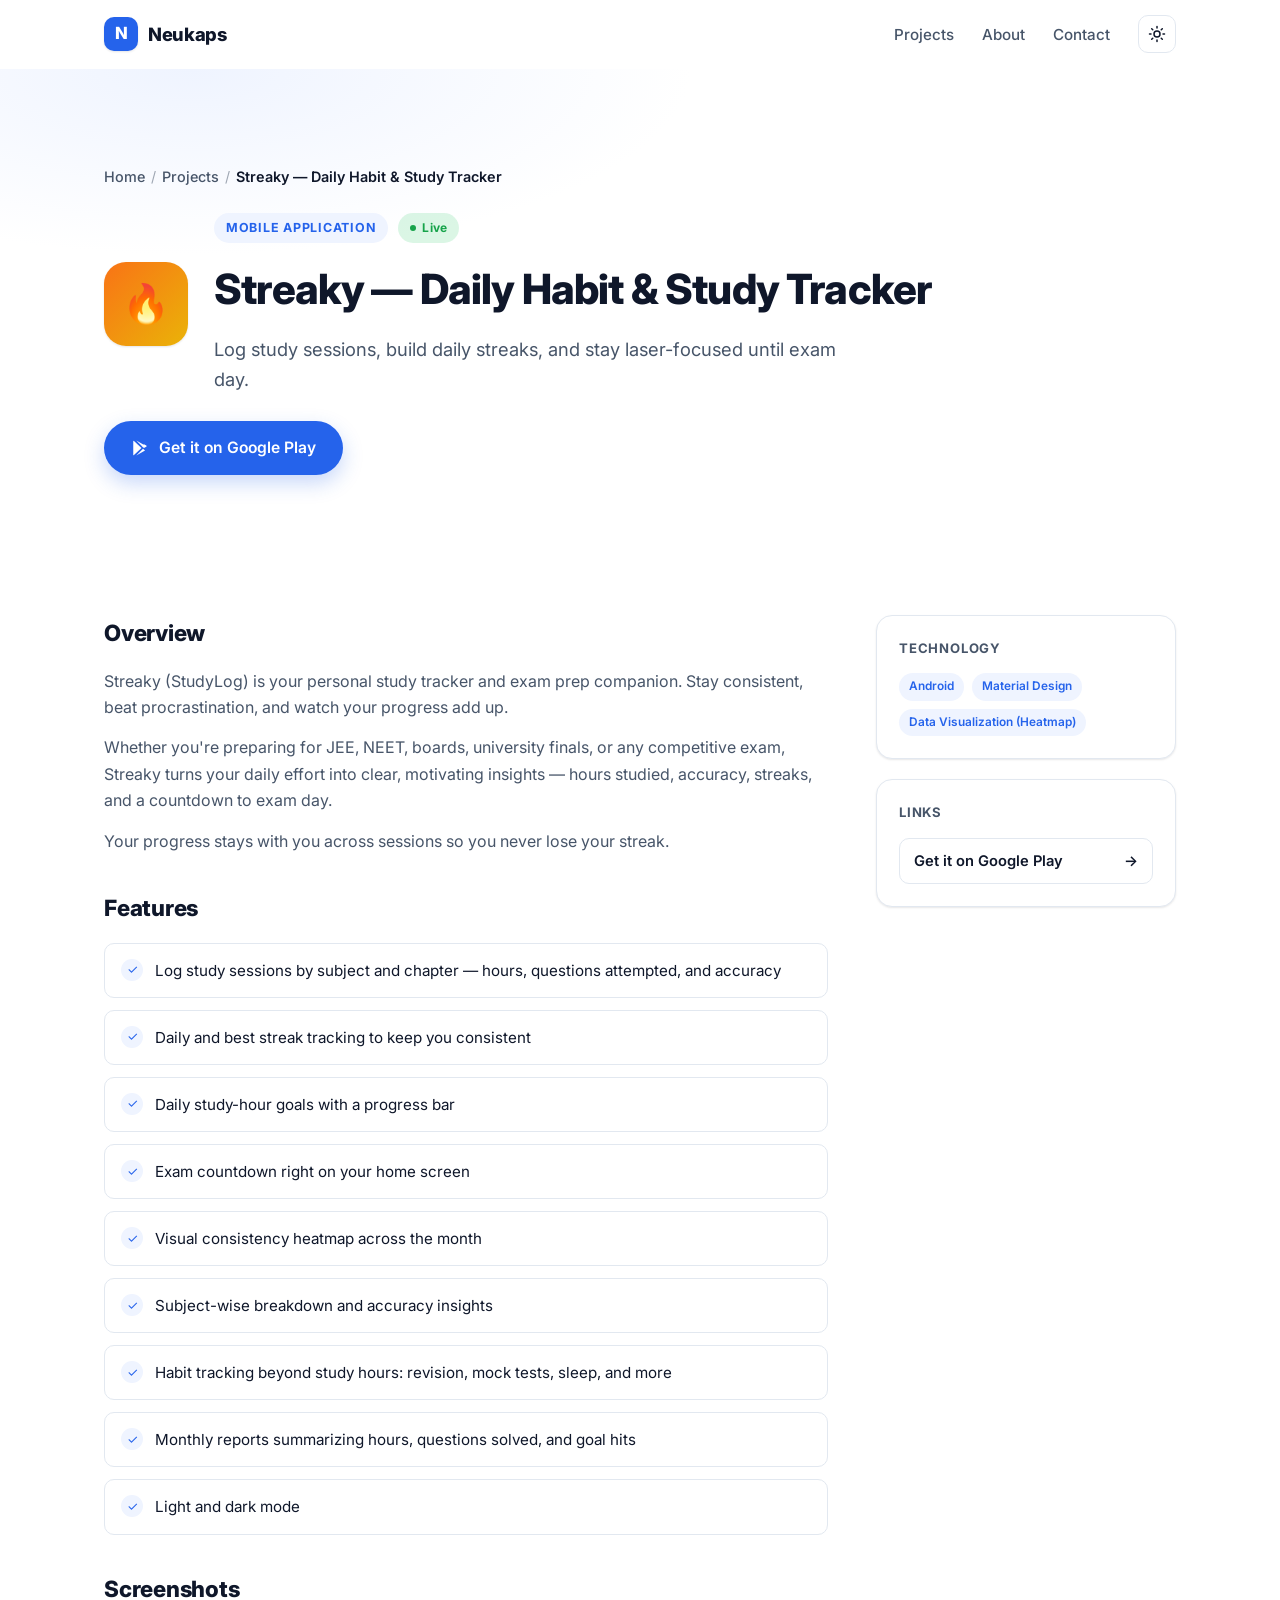
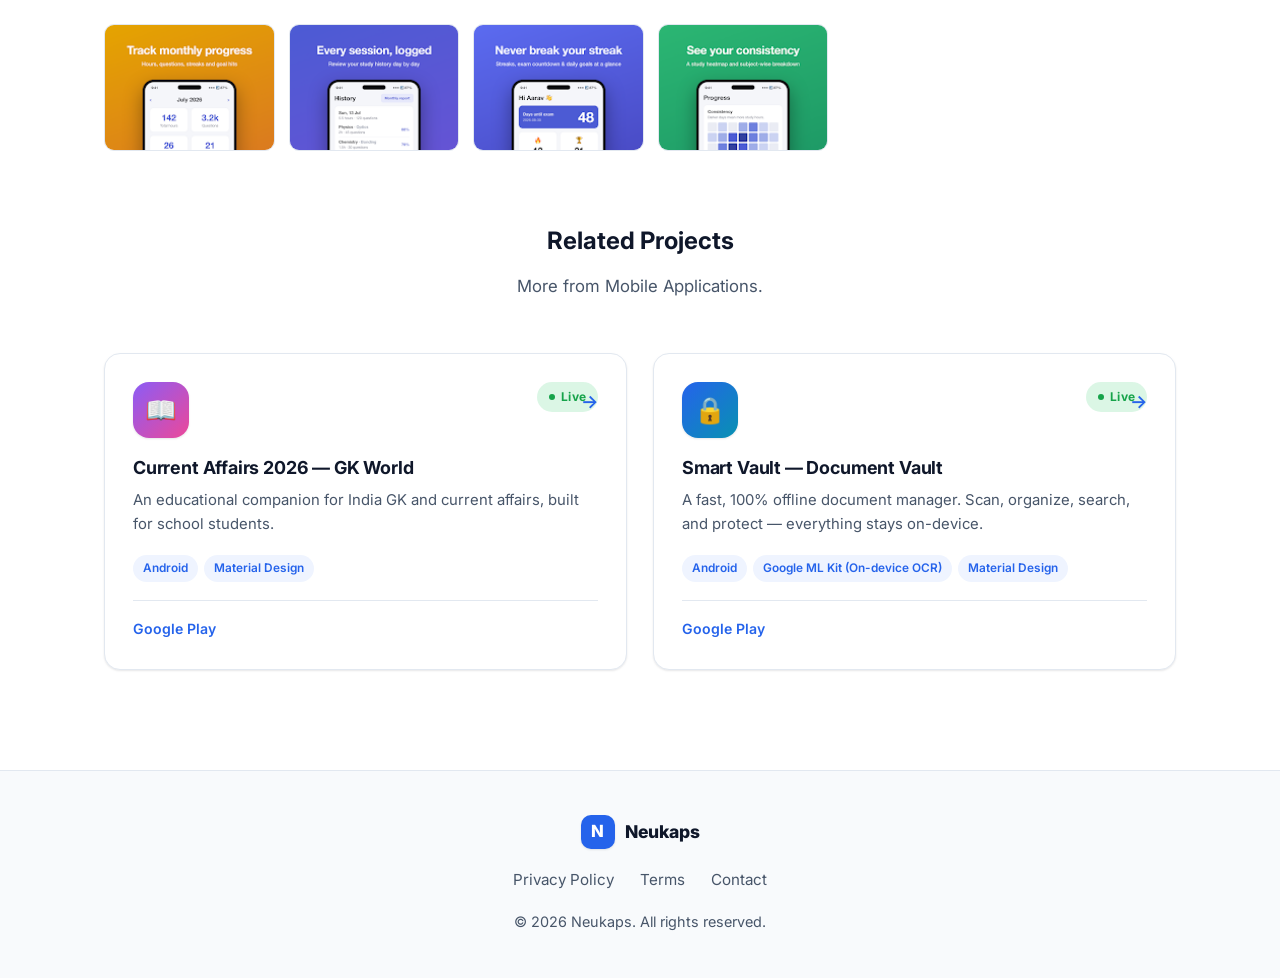
<file: projects/streaky.html>
<!DOCTYPE html>
<html lang="en">
<head>
  <meta charset="UTF-8" />
  <meta name="viewport" content="width=device-width, initial-scale=1.0" />
  <title>Streaky — Daily Habit &amp; Study Tracker — Neukaps</title>
  <meta name="description" content="Log study sessions, build daily streaks, and stay laser-focused until exam day." />
  <meta name="author" content="Neukaps" />
  <meta name="theme-color" content="#2563EB" />
  <link rel="canonical" href="https://neukaps.com/projects/streaky.html" />

  <!-- Open Graph -->
  <meta property="og:type" content="website" />
  <meta property="og:site_name" content="Neukaps" />
  <meta property="og:title" content="Streaky — Daily Habit &amp; Study Tracker — Neukaps" />
  <meta property="og:description" content="Log study sessions, build daily streaks, and stay laser-focused until exam day." />
  <meta property="og:url" content="https://neukaps.com/projects/streaky.html" />
  <meta property="og:image" content="https://neukaps.com/assets/img/streaky/1.webp" />

  <!-- Twitter -->
  <meta name="twitter:card" content="summary_large_image" />
  <meta name="twitter:title" content="Streaky — Daily Habit &amp; Study Tracker — Neukaps" />
  <meta name="twitter:description" content="Log study sessions, build daily streaks, and stay laser-focused until exam day." />
  <meta name="twitter:image" content="https://neukaps.com/assets/img/streaky/1.webp" />

  <!-- Favicon -->
  <link rel="icon" href="data:image/svg+xml,%3Csvg xmlns='http://www.w3.org/2000/svg' viewBox='0 0 32 32'%3E%3Crect width='32' height='32' rx='8' fill='%232563EB'/%3E%3Ctext x='16' y='23' font-family='Arial,sans-serif' font-size='20' font-weight='700' fill='white' text-anchor='middle'%3EN%3C/text%3E%3C/svg%3E" />

  <!-- Fonts -->
  <link rel="preconnect" href="https://fonts.googleapis.com" />
  <link rel="preconnect" href="https://fonts.gstatic.com" crossorigin />
  <link rel="stylesheet" href="https://fonts.googleapis.com/css2?family=Inter:wght@400;500;600;700;800&display=swap" />

  <link rel="stylesheet" href="../style.css" />

  <!-- Structured data -->
  <script type="application/ld+json">
  {
    "@context": "https://schema.org",
    "@type": "SoftwareApplication",
    "name": "Streaky — Daily Habit & Study Tracker",
    "applicationCategory": "MobileApplication",
    "description": "Log study sessions, build daily streaks, and stay laser-focused until exam day.",
    "url": "https://neukaps.com/projects/streaky.html",
    "operatingSystem": "Android"
  }
  </script>
</head>
<body>
  <a class="skip-link" href="#main">Skip to content</a>

  <!-- Navbar -->
  <header class="navbar" id="navbar">
    <nav class="nav container" aria-label="Primary">
      <a href="../index.html" class="logo" aria-label="Neukaps home">
        <span class="logo-mark" aria-hidden="true">N</span>
        <span class="logo-text">Neukaps</span>
      </a>

      <button class="nav-toggle" id="navToggle" aria-label="Toggle navigation menu" aria-expanded="false" aria-controls="navMenu">
        <span></span><span></span><span></span>
      </button>

      <ul class="nav-menu" id="navMenu">
        <li><a href="../index.html#projects">Projects</a></li>
        <li><a href="../index.html#about">About</a></li>
        <li><a href="../index.html#contact">Contact</a></li>
        <li>
          <button class="theme-toggle" id="themeToggle" aria-label="Toggle dark mode">
            <svg class="icon-sun" width="18" height="18" viewBox="0 0 24 24" fill="none" stroke="currentColor" stroke-width="2" stroke-linecap="round" stroke-linejoin="round" aria-hidden="true"><circle cx="12" cy="12" r="4"/><path d="M12 2v2M12 20v2M4.93 4.93l1.41 1.41M17.66 17.66l1.41 1.41M2 12h2M20 12h2M6.34 17.66l-1.41 1.41M19.07 4.93l-1.41 1.41"/></svg>
            <svg class="icon-moon" width="18" height="18" viewBox="0 0 24 24" fill="none" stroke="currentColor" stroke-width="2" stroke-linecap="round" stroke-linejoin="round" aria-hidden="true"><path d="M21 12.79A9 9 0 1 1 11.21 3 7 7 0 0 0 21 12.79z"/></svg>
          </button>
        </li>
      </ul>
    </nav>
  </header>

  <main id="main">
    <!-- Hero -->
    <section class="project-hero">
      <div class="container">
        <div class="breadcrumb fade-in">
          <a href="../index.html">Home</a>
          <span class="sep">/</span>
          <a href="../index.html#projects">Projects</a>
          <span class="sep">/</span>
          <span class="current">Streaky — Daily Habit &amp; Study Tracker</span>
        </div>
        <div class="project-hero-inner">
          <div class="project-icon icon-g9 fade-in" aria-hidden="true">🔥</div>
          <div class="project-hero-text fade-in">
            <div class="project-hero-meta">
              <span class="category-pill">Mobile Application</span>
              <span class="status-badge">Live</span>
            </div>
            <h1>Streaky — Daily Habit &amp; Study Tracker</h1>
            <p class="project-hero-tagline">Log study sessions, build daily streaks, and stay laser-focused until exam day.</p>
          </div>
        </div>
        <div class="project-hero-cta fade-in">
          <a class="btn btn-primary btn-store" href="https://play.google.com/store/apps/details?id=com.neukaps.streaky&amp;pcampaignid=web_share" target="_blank" rel="noopener"><svg width="18" height="18" viewBox="0 0 24 24" fill="currentColor" aria-hidden="true"><path d="M3.6 2.24a1 1 0 0 0-.6.9v17.7a1 1 0 0 0 .6.92l10.36-9.77L3.6 2.24zm12.4 8.85 2.7-2.55-11.6-6.42 8.9 8.97zm0 1.82-8.9 8.98 11.6-6.43-2.7-2.55zm1.3-.9 3.03-1.68a1 1 0 0 0 0-1.75L17.3 6.9l-2.9 2.75 2.9 2.36z"/></svg> Get it on Google Play</a>
          
        </div>
      </div>
    </section>

    <!-- Body -->
    <section class="project-body">
      <div class="container">
        <div class="project-layout">
          <div class="project-main">
            <h2 class="fade-in">Overview</h2>
            <p class="fade-in">Streaky (StudyLog) is your personal study tracker and exam prep companion. Stay consistent, beat procrastination, and watch your progress add up.</p>
            <p class="fade-in">Whether you&#39;re preparing for JEE, NEET, boards, university finals, or any competitive exam, Streaky turns your daily effort into clear, motivating insights — hours studied, accuracy, streaks, and a countdown to exam day.</p>
            <p class="fade-in">Your progress stays with you across sessions so you never lose your streak.</p>

            <h2 class="fade-in">Features</h2>
            <ul class="feature-list fade-in">
              <li><span class="tick" aria-hidden="true">✓</span><span>Log study sessions by subject and chapter — hours, questions attempted, and accuracy</span></li>
              <li><span class="tick" aria-hidden="true">✓</span><span>Daily and best streak tracking to keep you consistent</span></li>
              <li><span class="tick" aria-hidden="true">✓</span><span>Daily study-hour goals with a progress bar</span></li>
              <li><span class="tick" aria-hidden="true">✓</span><span>Exam countdown right on your home screen</span></li>
              <li><span class="tick" aria-hidden="true">✓</span><span>Visual consistency heatmap across the month</span></li>
              <li><span class="tick" aria-hidden="true">✓</span><span>Subject-wise breakdown and accuracy insights</span></li>
              <li><span class="tick" aria-hidden="true">✓</span><span>Habit tracking beyond study hours: revision, mock tests, sleep, and more</span></li>
              <li><span class="tick" aria-hidden="true">✓</span><span>Monthly reports summarizing hours, questions solved, and goal hits</span></li>
              <li><span class="tick" aria-hidden="true">✓</span><span>Light and dark mode</span></li>
            </ul>

            <h2 class="fade-in">Screenshots</h2>
            <div class="gallery-grid fade-in">
              <a href="../assets/img/streaky/1.webp" class="gallery-item" data-lightbox target="_blank" rel="noopener"><img src="../assets/img/streaky/1.webp" alt="Screenshot 1" loading="lazy" /></a>
              <a href="../assets/img/streaky/2.webp" class="gallery-item" data-lightbox target="_blank" rel="noopener"><img src="../assets/img/streaky/2.webp" alt="Screenshot 2" loading="lazy" /></a>
              <a href="../assets/img/streaky/3.webp" class="gallery-item" data-lightbox target="_blank" rel="noopener"><img src="../assets/img/streaky/3.webp" alt="Screenshot 3" loading="lazy" /></a>
              <a href="../assets/img/streaky/4.webp" class="gallery-item" data-lightbox target="_blank" rel="noopener"><img src="../assets/img/streaky/4.webp" alt="Screenshot 4" loading="lazy" /></a>
            </div>
          </div>

          <aside class="project-sidebar">
            <div class="sidebar-card fade-in">
              <h3>Technology</h3>
              <div class="sidebar-tech"><span class="tech-pill">Android</span><span class="tech-pill">Material Design</span><span class="tech-pill">Data Visualization (Heatmap)</span></div>
            </div>
            <div class="sidebar-card fade-in">
              <h3>Links</h3>
              <div class="sidebar-links">
                <a href="https://play.google.com/store/apps/details?id=com.neukaps.streaky&amp;pcampaignid=web_share" target="_blank" rel="noopener"><span>Get it on Google Play</span><span aria-hidden="true">→</span></a>
                
              </div>
            </div>
          </aside>
        </div>
      </div>
    </section>

  <section class="related-section">
    <div class="container">
      <div class="section-head">
        <h2 class="fade-in">Related Projects</h2>
        <p class="section-sub fade-in">More from Mobile Applications.</p>
      </div>
      <div class="project-grid">
      <a href="./current-affairs-2026.html" class="project-card fade-in" data-category="mobile" style="--stagger:0">
        <div class="project-card-top">
          <div class="project-icon icon-g7" aria-hidden="true">📖</div>
          <span class="status-badge">Live</span>
        </div>
        <h3>Current Affairs 2026 — GK World</h3>
        <p class="project-tagline">An educational companion for India GK and current affairs, built for school students.</p>
        <div class="tech-pills"><span class="tech-pill">Android</span><span class="tech-pill">Material Design</span></div>
        <div class="project-card-footer">
          <span>Google Play</span>
          <span class="card-arrow" aria-hidden="true">→</span>
        </div>
      </a>
      <a href="./smart-vault.html" class="project-card fade-in" data-category="mobile" style="--stagger:1">
        <div class="project-card-top">
          <div class="project-icon icon-g8" aria-hidden="true">🔒</div>
          <span class="status-badge">Live</span>
        </div>
        <h3>Smart Vault — Document Vault</h3>
        <p class="project-tagline">A fast, 100% offline document manager. Scan, organize, search, and protect — everything stays on-device.</p>
        <div class="tech-pills"><span class="tech-pill">Android</span><span class="tech-pill">Google ML Kit (On-device OCR)</span><span class="tech-pill">Material Design</span></div>
        <div class="project-card-footer">
          <span>Google Play</span>
          <span class="card-arrow" aria-hidden="true">→</span>
        </div>
      </a>
      </div>
    </div>
  </section>
  </main>

  <!-- Footer -->
  <footer class="footer">
    <div class="container footer-inner">
      <div class="footer-brand">
        <span class="logo-mark" aria-hidden="true">N</span>
        <span class="logo-text">Neukaps</span>
      </div>
      <nav class="footer-links" aria-label="Footer">
        <a href="../privacy.html">Privacy Policy</a>
        <a href="../terms.html">Terms</a>
        <a href="../index.html#contact">Contact</a>
      </nav>
      <p class="footer-copy">© 2026 Neukaps. All rights reserved.</p>
    </div>
  </footer>

  <script src="../script.js"></script>
</body>
</html>
</file>
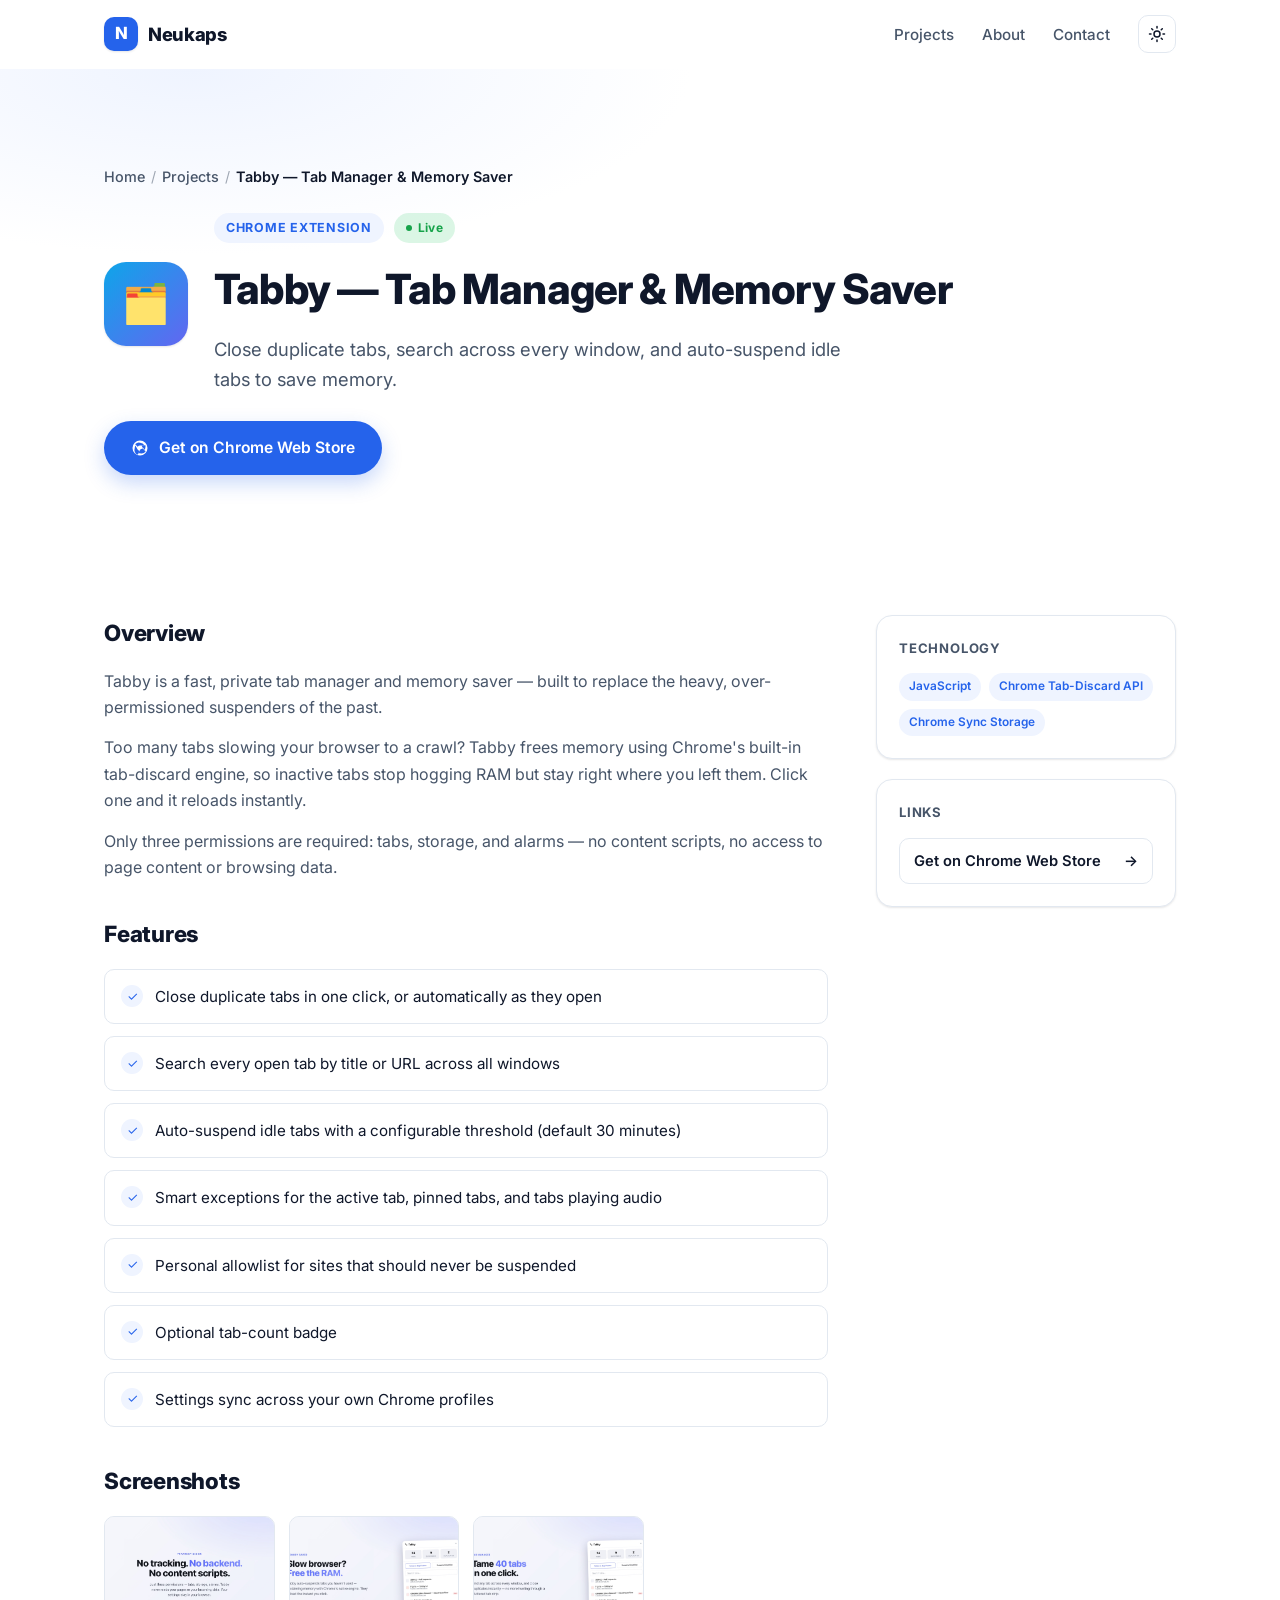
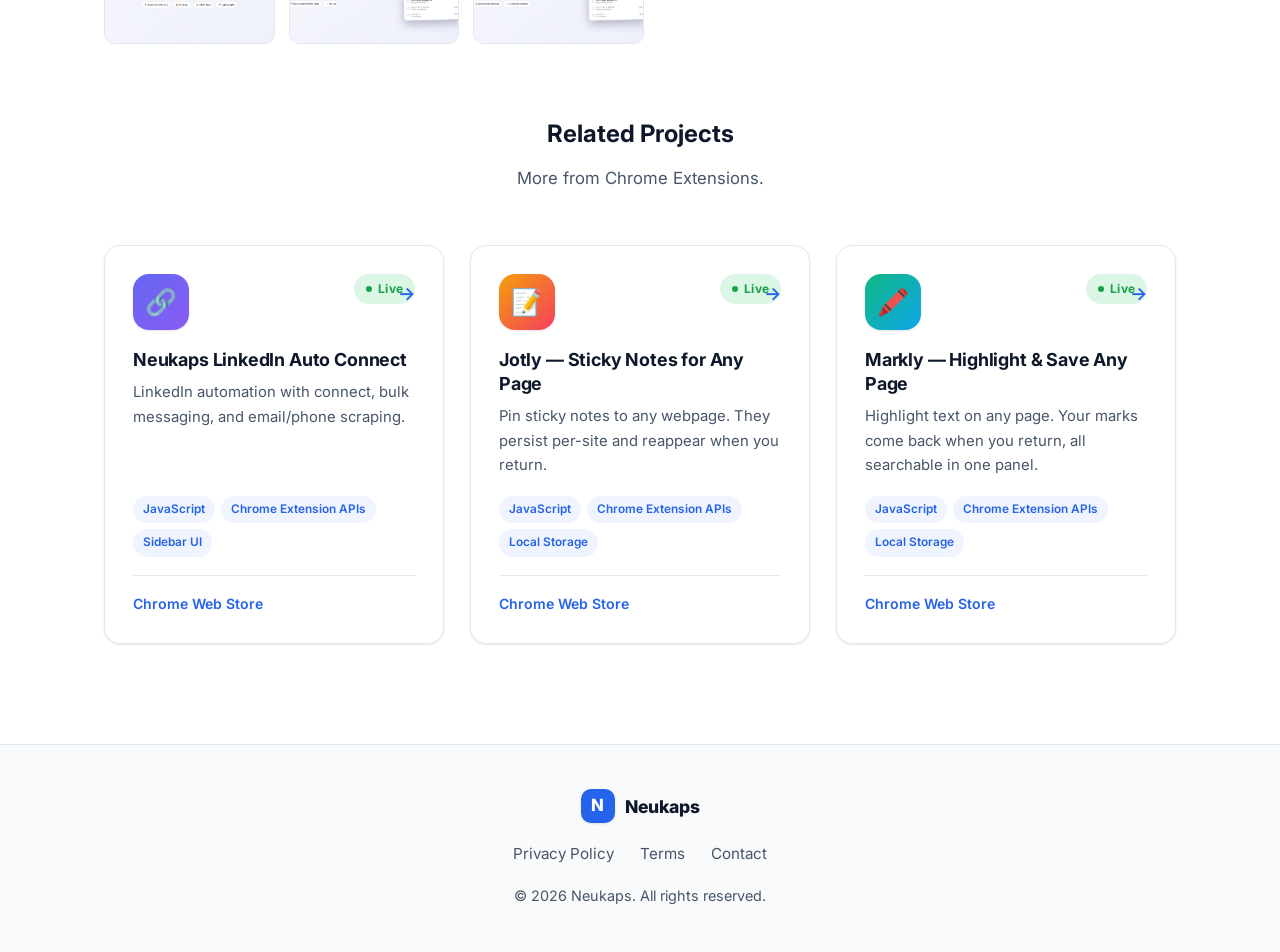
<file: projects/tabby.html>
<!DOCTYPE html>
<html lang="en">
<head>
  <meta charset="UTF-8" />
  <meta name="viewport" content="width=device-width, initial-scale=1.0" />
  <title>Tabby — Tab Manager &amp; Memory Saver — Neukaps</title>
  <meta name="description" content="Close duplicate tabs, search across every window, and auto-suspend idle tabs to save memory." />
  <meta name="author" content="Neukaps" />
  <meta name="theme-color" content="#2563EB" />
  <link rel="canonical" href="https://neukaps.com/projects/tabby.html" />

  <!-- Open Graph -->
  <meta property="og:type" content="website" />
  <meta property="og:site_name" content="Neukaps" />
  <meta property="og:title" content="Tabby — Tab Manager &amp; Memory Saver — Neukaps" />
  <meta property="og:description" content="Close duplicate tabs, search across every window, and auto-suspend idle tabs to save memory." />
  <meta property="og:url" content="https://neukaps.com/projects/tabby.html" />
  <meta property="og:image" content="https://neukaps.com/assets/img/tabby/1.jpg" />

  <!-- Twitter -->
  <meta name="twitter:card" content="summary_large_image" />
  <meta name="twitter:title" content="Tabby — Tab Manager &amp; Memory Saver — Neukaps" />
  <meta name="twitter:description" content="Close duplicate tabs, search across every window, and auto-suspend idle tabs to save memory." />
  <meta name="twitter:image" content="https://neukaps.com/assets/img/tabby/1.jpg" />

  <!-- Favicon -->
  <link rel="icon" href="data:image/svg+xml,%3Csvg xmlns='http://www.w3.org/2000/svg' viewBox='0 0 32 32'%3E%3Crect width='32' height='32' rx='8' fill='%232563EB'/%3E%3Ctext x='16' y='23' font-family='Arial,sans-serif' font-size='20' font-weight='700' fill='white' text-anchor='middle'%3EN%3C/text%3E%3C/svg%3E" />

  <!-- Fonts -->
  <link rel="preconnect" href="https://fonts.googleapis.com" />
  <link rel="preconnect" href="https://fonts.gstatic.com" crossorigin />
  <link rel="stylesheet" href="https://fonts.googleapis.com/css2?family=Inter:wght@400;500;600;700;800&display=swap" />

  <link rel="stylesheet" href="../style.css" />

  <!-- Structured data -->
  <script type="application/ld+json">
  {
    "@context": "https://schema.org",
    "@type": "SoftwareApplication",
    "name": "Tabby — Tab Manager & Memory Saver",
    "applicationCategory": "BrowserApplication",
    "description": "Close duplicate tabs, search across every window, and auto-suspend idle tabs to save memory.",
    "url": "https://neukaps.com/projects/tabby.html",
    "operatingSystem": "Chrome"
  }
  </script>
</head>
<body>
  <a class="skip-link" href="#main">Skip to content</a>

  <!-- Navbar -->
  <header class="navbar" id="navbar">
    <nav class="nav container" aria-label="Primary">
      <a href="../index.html" class="logo" aria-label="Neukaps home">
        <span class="logo-mark" aria-hidden="true">N</span>
        <span class="logo-text">Neukaps</span>
      </a>

      <button class="nav-toggle" id="navToggle" aria-label="Toggle navigation menu" aria-expanded="false" aria-controls="navMenu">
        <span></span><span></span><span></span>
      </button>

      <ul class="nav-menu" id="navMenu">
        <li><a href="../index.html#projects">Projects</a></li>
        <li><a href="../index.html#about">About</a></li>
        <li><a href="../index.html#contact">Contact</a></li>
        <li>
          <button class="theme-toggle" id="themeToggle" aria-label="Toggle dark mode">
            <svg class="icon-sun" width="18" height="18" viewBox="0 0 24 24" fill="none" stroke="currentColor" stroke-width="2" stroke-linecap="round" stroke-linejoin="round" aria-hidden="true"><circle cx="12" cy="12" r="4"/><path d="M12 2v2M12 20v2M4.93 4.93l1.41 1.41M17.66 17.66l1.41 1.41M2 12h2M20 12h2M6.34 17.66l-1.41 1.41M19.07 4.93l-1.41 1.41"/></svg>
            <svg class="icon-moon" width="18" height="18" viewBox="0 0 24 24" fill="none" stroke="currentColor" stroke-width="2" stroke-linecap="round" stroke-linejoin="round" aria-hidden="true"><path d="M21 12.79A9 9 0 1 1 11.21 3 7 7 0 0 0 21 12.79z"/></svg>
          </button>
        </li>
      </ul>
    </nav>
  </header>

  <main id="main">
    <!-- Hero -->
    <section class="project-hero">
      <div class="container">
        <div class="breadcrumb fade-in">
          <a href="../index.html">Home</a>
          <span class="sep">/</span>
          <a href="../index.html#projects">Projects</a>
          <span class="sep">/</span>
          <span class="current">Tabby — Tab Manager &amp; Memory Saver</span>
        </div>
        <div class="project-hero-inner">
          <div class="project-icon icon-g4 fade-in" aria-hidden="true">🗂️</div>
          <div class="project-hero-text fade-in">
            <div class="project-hero-meta">
              <span class="category-pill">Chrome Extension</span>
              <span class="status-badge">Live</span>
            </div>
            <h1>Tabby — Tab Manager &amp; Memory Saver</h1>
            <p class="project-hero-tagline">Close duplicate tabs, search across every window, and auto-suspend idle tabs to save memory.</p>
          </div>
        </div>
        <div class="project-hero-cta fade-in">
          <a class="btn btn-primary btn-store" href="https://chromewebstore.google.com/detail/opjbcfoepbadebbmnlldonebpkonjmcc?utm_source=item-share-cb" target="_blank" rel="noopener"><svg width="18" height="18" viewBox="0 0 24 24" fill="currentColor" aria-hidden="true"><path d="M12 2a10 10 0 1 0 0 20 10 10 0 0 0 0-20zm0 3a7 7 0 0 1 6.06 3.5h-6.06a3.5 3.5 0 0 0-3.03 1.75L5.6 6.9A6.98 6.98 0 0 1 12 5zM5 12a6.98 6.98 0 0 1 .8-3.24l3.03 5.24a3.5 3.5 0 0 0 3.03 1.75l-3.03 5.25A7 7 0 0 1 5 12zm7 7a6.98 6.98 0 0 1-2.06-.31l3.03-5.25a3.48 3.48 0 0 0 3.5-1.94l3.03 5.25A6.98 6.98 0 0 1 12 19zm5.6-4.1l-3.03-5.25a3.48 3.48 0 0 0-1.4-1.4h6.06A6.96 6.96 0 0 1 19 12a6.98 6.98 0 0 1-1.4 4.1z"/></svg> Get on Chrome Web Store</a>
          
        </div>
      </div>
    </section>

    <!-- Body -->
    <section class="project-body">
      <div class="container">
        <div class="project-layout">
          <div class="project-main">
            <h2 class="fade-in">Overview</h2>
            <p class="fade-in">Tabby is a fast, private tab manager and memory saver — built to replace the heavy, over-permissioned suspenders of the past.</p>
            <p class="fade-in">Too many tabs slowing your browser to a crawl? Tabby frees memory using Chrome&#39;s built-in tab-discard engine, so inactive tabs stop hogging RAM but stay right where you left them. Click one and it reloads instantly.</p>
            <p class="fade-in">Only three permissions are required: tabs, storage, and alarms — no content scripts, no access to page content or browsing data.</p>

            <h2 class="fade-in">Features</h2>
            <ul class="feature-list fade-in">
              <li><span class="tick" aria-hidden="true">✓</span><span>Close duplicate tabs in one click, or automatically as they open</span></li>
              <li><span class="tick" aria-hidden="true">✓</span><span>Search every open tab by title or URL across all windows</span></li>
              <li><span class="tick" aria-hidden="true">✓</span><span>Auto-suspend idle tabs with a configurable threshold (default 30 minutes)</span></li>
              <li><span class="tick" aria-hidden="true">✓</span><span>Smart exceptions for the active tab, pinned tabs, and tabs playing audio</span></li>
              <li><span class="tick" aria-hidden="true">✓</span><span>Personal allowlist for sites that should never be suspended</span></li>
              <li><span class="tick" aria-hidden="true">✓</span><span>Optional tab-count badge</span></li>
              <li><span class="tick" aria-hidden="true">✓</span><span>Settings sync across your own Chrome profiles</span></li>
            </ul>

            <h2 class="fade-in">Screenshots</h2>
            <div class="gallery-grid fade-in">
              <a href="../assets/img/tabby/1.jpg" class="gallery-item" data-lightbox target="_blank" rel="noopener"><img src="../assets/img/tabby/1.jpg" alt="Screenshot 1" loading="lazy" /></a>
              <a href="../assets/img/tabby/2.jpg" class="gallery-item" data-lightbox target="_blank" rel="noopener"><img src="../assets/img/tabby/2.jpg" alt="Screenshot 2" loading="lazy" /></a>
              <a href="../assets/img/tabby/3.jpg" class="gallery-item" data-lightbox target="_blank" rel="noopener"><img src="../assets/img/tabby/3.jpg" alt="Screenshot 3" loading="lazy" /></a>
            </div>
          </div>

          <aside class="project-sidebar">
            <div class="sidebar-card fade-in">
              <h3>Technology</h3>
              <div class="sidebar-tech"><span class="tech-pill">JavaScript</span><span class="tech-pill">Chrome Tab-Discard API</span><span class="tech-pill">Chrome Sync Storage</span></div>
            </div>
            <div class="sidebar-card fade-in">
              <h3>Links</h3>
              <div class="sidebar-links">
                <a href="https://chromewebstore.google.com/detail/opjbcfoepbadebbmnlldonebpkonjmcc?utm_source=item-share-cb" target="_blank" rel="noopener"><span>Get on Chrome Web Store</span><span aria-hidden="true">→</span></a>
                
              </div>
            </div>
          </aside>
        </div>
      </div>
    </section>

  <section class="related-section">
    <div class="container">
      <div class="section-head">
        <h2 class="fade-in">Related Projects</h2>
        <p class="section-sub fade-in">More from Chrome Extensions.</p>
      </div>
      <div class="project-grid">
      <a href="./linkedin-auto-connect.html" class="project-card fade-in" data-category="extension" style="--stagger:0">
        <div class="project-card-top">
          <div class="project-icon icon-g1" aria-hidden="true">🔗</div>
          <span class="status-badge">Live</span>
        </div>
        <h3>Neukaps LinkedIn Auto Connect</h3>
        <p class="project-tagline">LinkedIn automation with connect, bulk messaging, and email/phone scraping.</p>
        <div class="tech-pills"><span class="tech-pill">JavaScript</span><span class="tech-pill">Chrome Extension APIs</span><span class="tech-pill">Sidebar UI</span></div>
        <div class="project-card-footer">
          <span>Chrome Web Store</span>
          <span class="card-arrow" aria-hidden="true">→</span>
        </div>
      </a>
      <a href="./jotly.html" class="project-card fade-in" data-category="extension" style="--stagger:1">
        <div class="project-card-top">
          <div class="project-icon icon-g2" aria-hidden="true">📝</div>
          <span class="status-badge">Live</span>
        </div>
        <h3>Jotly — Sticky Notes for Any Page</h3>
        <p class="project-tagline">Pin sticky notes to any webpage. They persist per-site and reappear when you return.</p>
        <div class="tech-pills"><span class="tech-pill">JavaScript</span><span class="tech-pill">Chrome Extension APIs</span><span class="tech-pill">Local Storage</span></div>
        <div class="project-card-footer">
          <span>Chrome Web Store</span>
          <span class="card-arrow" aria-hidden="true">→</span>
        </div>
      </a>
      <a href="./markly.html" class="project-card fade-in" data-category="extension" style="--stagger:2">
        <div class="project-card-top">
          <div class="project-icon icon-g3" aria-hidden="true">🖍️</div>
          <span class="status-badge">Live</span>
        </div>
        <h3>Markly — Highlight &amp; Save Any Page</h3>
        <p class="project-tagline">Highlight text on any page. Your marks come back when you return, all searchable in one panel.</p>
        <div class="tech-pills"><span class="tech-pill">JavaScript</span><span class="tech-pill">Chrome Extension APIs</span><span class="tech-pill">Local Storage</span></div>
        <div class="project-card-footer">
          <span>Chrome Web Store</span>
          <span class="card-arrow" aria-hidden="true">→</span>
        </div>
      </a>
      </div>
    </div>
  </section>
  </main>

  <!-- Footer -->
  <footer class="footer">
    <div class="container footer-inner">
      <div class="footer-brand">
        <span class="logo-mark" aria-hidden="true">N</span>
        <span class="logo-text">Neukaps</span>
      </div>
      <nav class="footer-links" aria-label="Footer">
        <a href="../privacy.html">Privacy Policy</a>
        <a href="../terms.html">Terms</a>
        <a href="../index.html#contact">Contact</a>
      </nav>
      <p class="footer-copy">© 2026 Neukaps. All rights reserved.</p>
    </div>
  </footer>

  <script src="../script.js"></script>
</body>
</html>
</file>
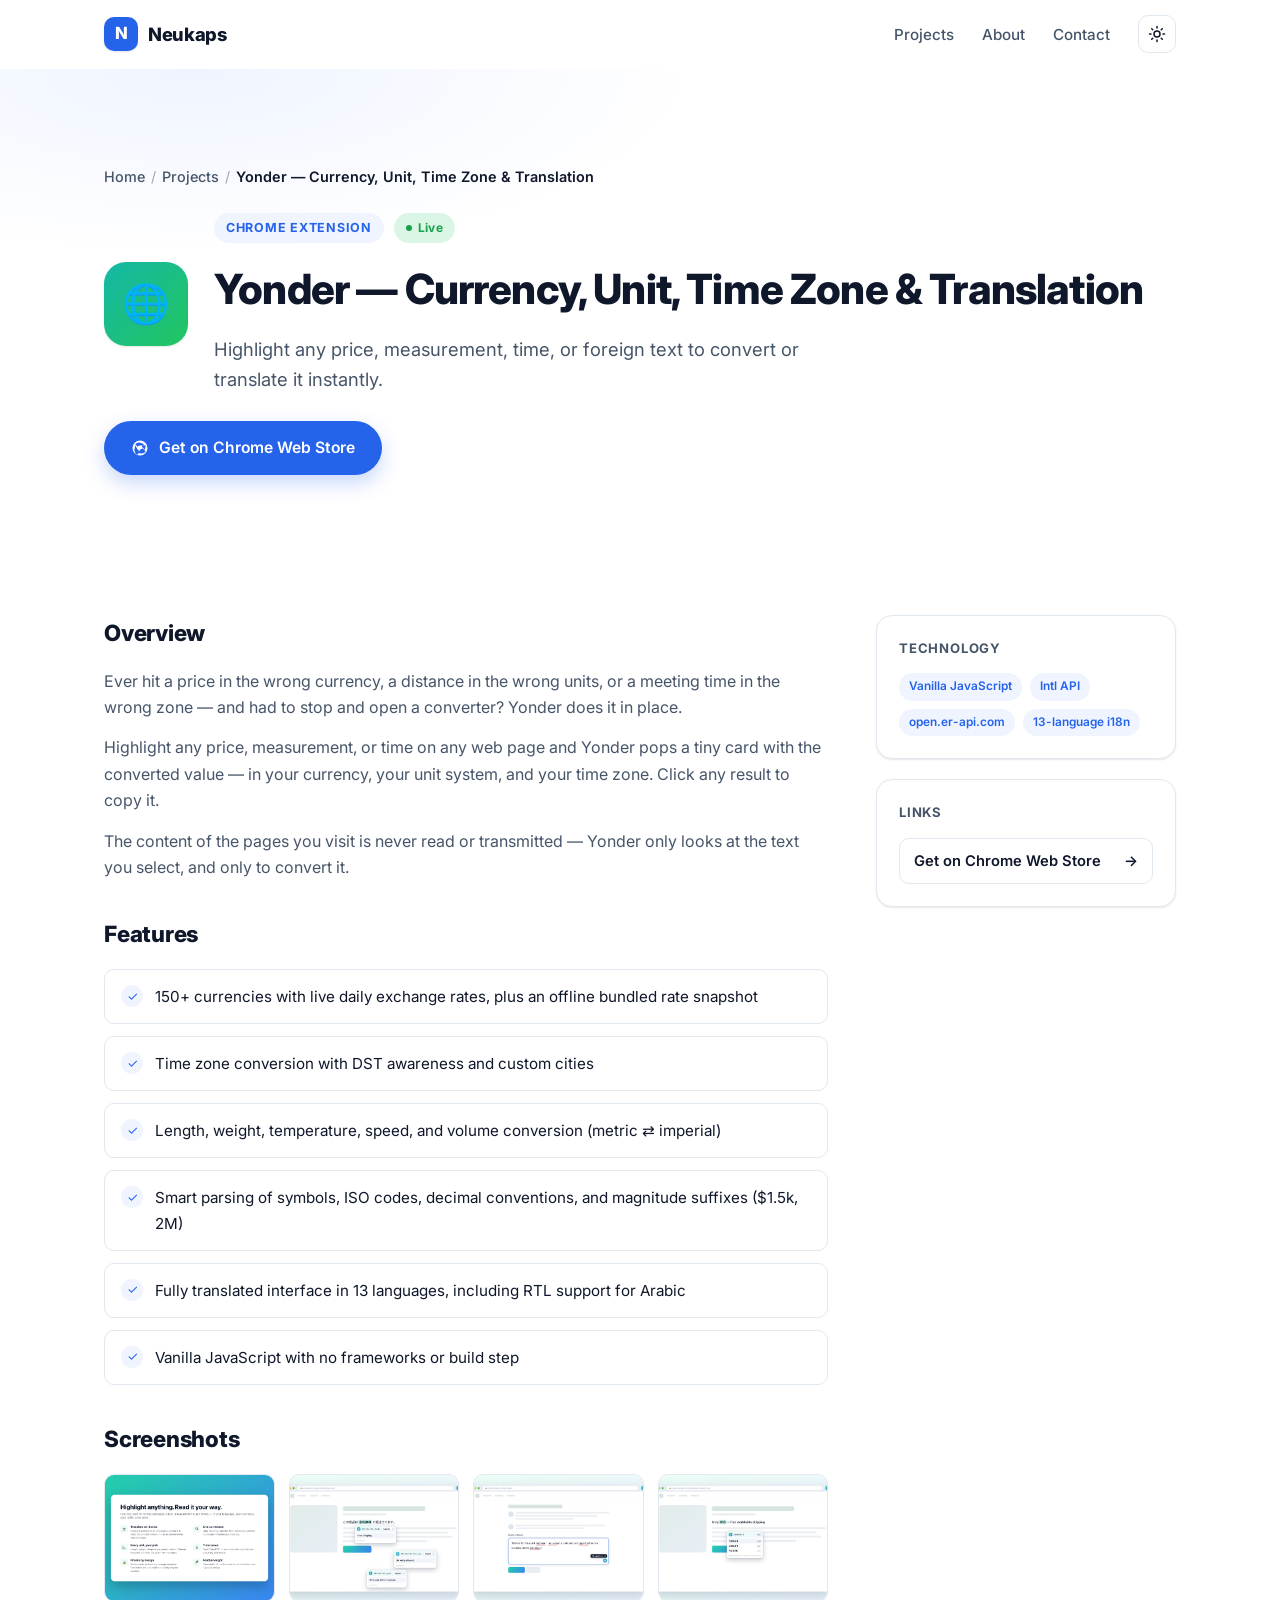
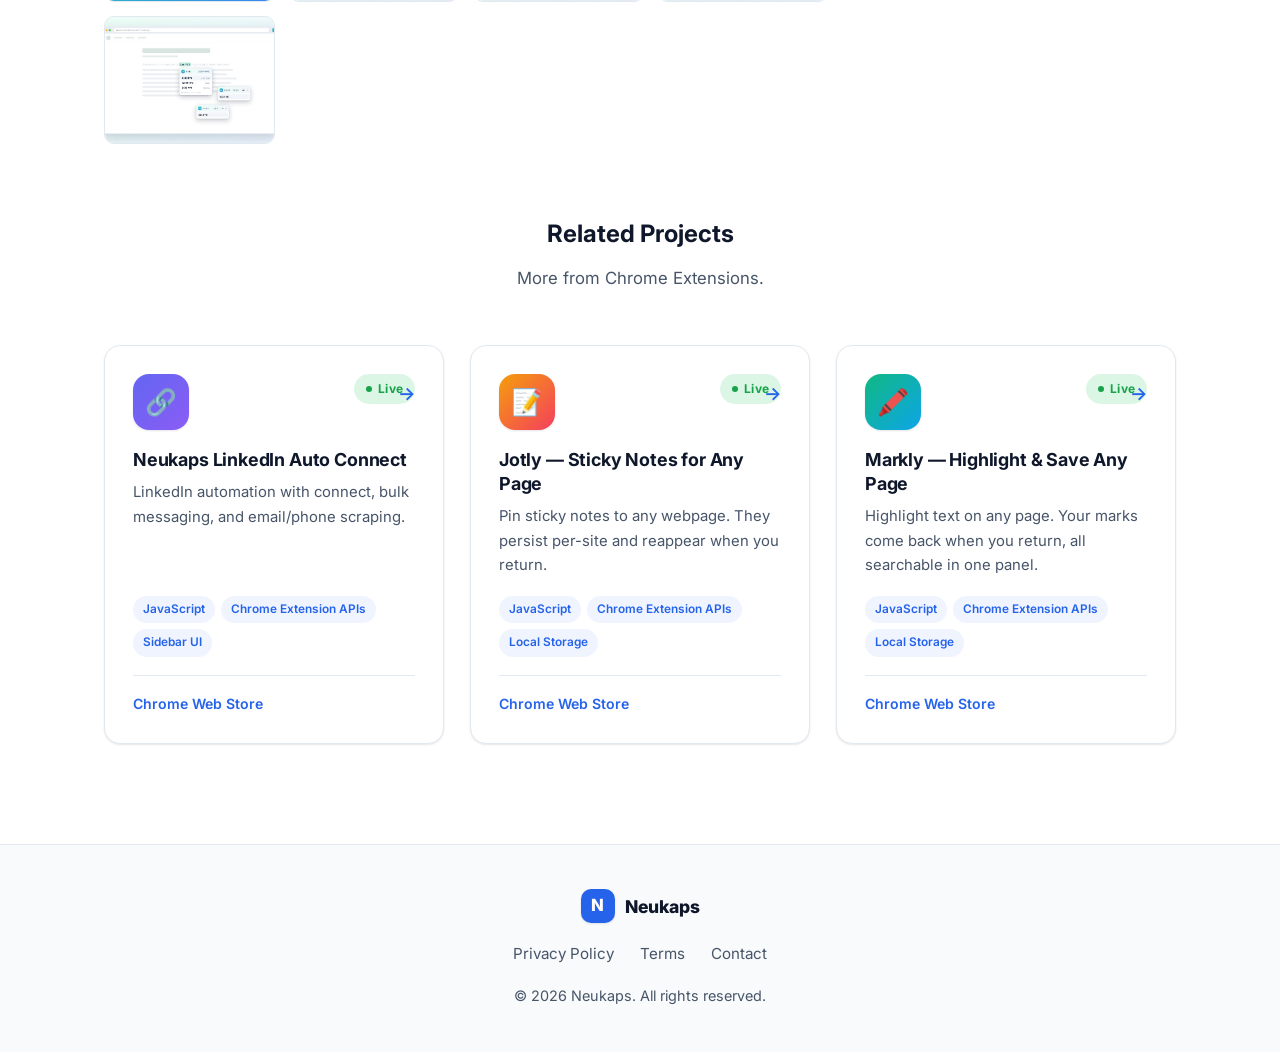
<file: projects/yonder.html>
<!DOCTYPE html>
<html lang="en">
<head>
  <meta charset="UTF-8" />
  <meta name="viewport" content="width=device-width, initial-scale=1.0" />
  <title>Yonder — Currency, Unit, Time Zone &amp; Translation — Neukaps</title>
  <meta name="description" content="Highlight any price, measurement, time, or foreign text to convert or translate it instantly." />
  <meta name="author" content="Neukaps" />
  <meta name="theme-color" content="#2563EB" />
  <link rel="canonical" href="https://neukaps.com/projects/yonder.html" />

  <!-- Open Graph -->
  <meta property="og:type" content="website" />
  <meta property="og:site_name" content="Neukaps" />
  <meta property="og:title" content="Yonder — Currency, Unit, Time Zone &amp; Translation — Neukaps" />
  <meta property="og:description" content="Highlight any price, measurement, time, or foreign text to convert or translate it instantly." />
  <meta property="og:url" content="https://neukaps.com/projects/yonder.html" />
  <meta property="og:image" content="https://neukaps.com/assets/img/yonder/1.jpg" />

  <!-- Twitter -->
  <meta name="twitter:card" content="summary_large_image" />
  <meta name="twitter:title" content="Yonder — Currency, Unit, Time Zone &amp; Translation — Neukaps" />
  <meta name="twitter:description" content="Highlight any price, measurement, time, or foreign text to convert or translate it instantly." />
  <meta name="twitter:image" content="https://neukaps.com/assets/img/yonder/1.jpg" />

  <!-- Favicon -->
  <link rel="icon" href="data:image/svg+xml,%3Csvg xmlns='http://www.w3.org/2000/svg' viewBox='0 0 32 32'%3E%3Crect width='32' height='32' rx='8' fill='%232563EB'/%3E%3Ctext x='16' y='23' font-family='Arial,sans-serif' font-size='20' font-weight='700' fill='white' text-anchor='middle'%3EN%3C/text%3E%3C/svg%3E" />

  <!-- Fonts -->
  <link rel="preconnect" href="https://fonts.googleapis.com" />
  <link rel="preconnect" href="https://fonts.gstatic.com" crossorigin />
  <link rel="stylesheet" href="https://fonts.googleapis.com/css2?family=Inter:wght@400;500;600;700;800&display=swap" />

  <link rel="stylesheet" href="../style.css" />

  <!-- Structured data -->
  <script type="application/ld+json">
  {
    "@context": "https://schema.org",
    "@type": "SoftwareApplication",
    "name": "Yonder — Currency, Unit, Time Zone & Translation",
    "applicationCategory": "BrowserApplication",
    "description": "Highlight any price, measurement, time, or foreign text to convert or translate it instantly.",
    "url": "https://neukaps.com/projects/yonder.html",
    "operatingSystem": "Chrome"
  }
  </script>
</head>
<body>
  <a class="skip-link" href="#main">Skip to content</a>

  <!-- Navbar -->
  <header class="navbar" id="navbar">
    <nav class="nav container" aria-label="Primary">
      <a href="../index.html" class="logo" aria-label="Neukaps home">
        <span class="logo-mark" aria-hidden="true">N</span>
        <span class="logo-text">Neukaps</span>
      </a>

      <button class="nav-toggle" id="navToggle" aria-label="Toggle navigation menu" aria-expanded="false" aria-controls="navMenu">
        <span></span><span></span><span></span>
      </button>

      <ul class="nav-menu" id="navMenu">
        <li><a href="../index.html#projects">Projects</a></li>
        <li><a href="../index.html#about">About</a></li>
        <li><a href="../index.html#contact">Contact</a></li>
        <li>
          <button class="theme-toggle" id="themeToggle" aria-label="Toggle dark mode">
            <svg class="icon-sun" width="18" height="18" viewBox="0 0 24 24" fill="none" stroke="currentColor" stroke-width="2" stroke-linecap="round" stroke-linejoin="round" aria-hidden="true"><circle cx="12" cy="12" r="4"/><path d="M12 2v2M12 20v2M4.93 4.93l1.41 1.41M17.66 17.66l1.41 1.41M2 12h2M20 12h2M6.34 17.66l-1.41 1.41M19.07 4.93l-1.41 1.41"/></svg>
            <svg class="icon-moon" width="18" height="18" viewBox="0 0 24 24" fill="none" stroke="currentColor" stroke-width="2" stroke-linecap="round" stroke-linejoin="round" aria-hidden="true"><path d="M21 12.79A9 9 0 1 1 11.21 3 7 7 0 0 0 21 12.79z"/></svg>
          </button>
        </li>
      </ul>
    </nav>
  </header>

  <main id="main">
    <!-- Hero -->
    <section class="project-hero">
      <div class="container">
        <div class="breadcrumb fade-in">
          <a href="../index.html">Home</a>
          <span class="sep">/</span>
          <a href="../index.html#projects">Projects</a>
          <span class="sep">/</span>
          <span class="current">Yonder — Currency, Unit, Time Zone &amp; Translation</span>
        </div>
        <div class="project-hero-inner">
          <div class="project-icon icon-g5 fade-in" aria-hidden="true">🌐</div>
          <div class="project-hero-text fade-in">
            <div class="project-hero-meta">
              <span class="category-pill">Chrome Extension</span>
              <span class="status-badge">Live</span>
            </div>
            <h1>Yonder — Currency, Unit, Time Zone &amp; Translation</h1>
            <p class="project-hero-tagline">Highlight any price, measurement, time, or foreign text to convert or translate it instantly.</p>
          </div>
        </div>
        <div class="project-hero-cta fade-in">
          <a class="btn btn-primary btn-store" href="https://chromewebstore.google.com/detail/dgaddehodmnikpofloflkcecbpllmihg?utm_source=item-share-cb" target="_blank" rel="noopener"><svg width="18" height="18" viewBox="0 0 24 24" fill="currentColor" aria-hidden="true"><path d="M12 2a10 10 0 1 0 0 20 10 10 0 0 0 0-20zm0 3a7 7 0 0 1 6.06 3.5h-6.06a3.5 3.5 0 0 0-3.03 1.75L5.6 6.9A6.98 6.98 0 0 1 12 5zM5 12a6.98 6.98 0 0 1 .8-3.24l3.03 5.24a3.5 3.5 0 0 0 3.03 1.75l-3.03 5.25A7 7 0 0 1 5 12zm7 7a6.98 6.98 0 0 1-2.06-.31l3.03-5.25a3.48 3.48 0 0 0 3.5-1.94l3.03 5.25A6.98 6.98 0 0 1 12 19zm5.6-4.1l-3.03-5.25a3.48 3.48 0 0 0-1.4-1.4h6.06A6.96 6.96 0 0 1 19 12a6.98 6.98 0 0 1-1.4 4.1z"/></svg> Get on Chrome Web Store</a>
          
        </div>
      </div>
    </section>

    <!-- Body -->
    <section class="project-body">
      <div class="container">
        <div class="project-layout">
          <div class="project-main">
            <h2 class="fade-in">Overview</h2>
            <p class="fade-in">Ever hit a price in the wrong currency, a distance in the wrong units, or a meeting time in the wrong zone — and had to stop and open a converter? Yonder does it in place.</p>
            <p class="fade-in">Highlight any price, measurement, or time on any web page and Yonder pops a tiny card with the converted value — in your currency, your unit system, and your time zone. Click any result to copy it.</p>
            <p class="fade-in">The content of the pages you visit is never read or transmitted — Yonder only looks at the text you select, and only to convert it.</p>

            <h2 class="fade-in">Features</h2>
            <ul class="feature-list fade-in">
              <li><span class="tick" aria-hidden="true">✓</span><span>150+ currencies with live daily exchange rates, plus an offline bundled rate snapshot</span></li>
              <li><span class="tick" aria-hidden="true">✓</span><span>Time zone conversion with DST awareness and custom cities</span></li>
              <li><span class="tick" aria-hidden="true">✓</span><span>Length, weight, temperature, speed, and volume conversion (metric ⇄ imperial)</span></li>
              <li><span class="tick" aria-hidden="true">✓</span><span>Smart parsing of symbols, ISO codes, decimal conventions, and magnitude suffixes ($1.5k, 2M)</span></li>
              <li><span class="tick" aria-hidden="true">✓</span><span>Fully translated interface in 13 languages, including RTL support for Arabic</span></li>
              <li><span class="tick" aria-hidden="true">✓</span><span>Vanilla JavaScript with no frameworks or build step</span></li>
            </ul>

            <h2 class="fade-in">Screenshots</h2>
            <div class="gallery-grid fade-in">
              <a href="../assets/img/yonder/1.jpg" class="gallery-item" data-lightbox target="_blank" rel="noopener"><img src="../assets/img/yonder/1.jpg" alt="Screenshot 1" loading="lazy" /></a>
              <a href="../assets/img/yonder/2.jpg" class="gallery-item" data-lightbox target="_blank" rel="noopener"><img src="../assets/img/yonder/2.jpg" alt="Screenshot 2" loading="lazy" /></a>
              <a href="../assets/img/yonder/3.jpg" class="gallery-item" data-lightbox target="_blank" rel="noopener"><img src="../assets/img/yonder/3.jpg" alt="Screenshot 3" loading="lazy" /></a>
              <a href="../assets/img/yonder/4.jpg" class="gallery-item" data-lightbox target="_blank" rel="noopener"><img src="../assets/img/yonder/4.jpg" alt="Screenshot 4" loading="lazy" /></a>
              <a href="../assets/img/yonder/5.jpg" class="gallery-item" data-lightbox target="_blank" rel="noopener"><img src="../assets/img/yonder/5.jpg" alt="Screenshot 5" loading="lazy" /></a>
            </div>
          </div>

          <aside class="project-sidebar">
            <div class="sidebar-card fade-in">
              <h3>Technology</h3>
              <div class="sidebar-tech"><span class="tech-pill">Vanilla JavaScript</span><span class="tech-pill">Intl API</span><span class="tech-pill">open.er-api.com</span><span class="tech-pill">13-language i18n</span></div>
            </div>
            <div class="sidebar-card fade-in">
              <h3>Links</h3>
              <div class="sidebar-links">
                <a href="https://chromewebstore.google.com/detail/dgaddehodmnikpofloflkcecbpllmihg?utm_source=item-share-cb" target="_blank" rel="noopener"><span>Get on Chrome Web Store</span><span aria-hidden="true">→</span></a>
                
              </div>
            </div>
          </aside>
        </div>
      </div>
    </section>

  <section class="related-section">
    <div class="container">
      <div class="section-head">
        <h2 class="fade-in">Related Projects</h2>
        <p class="section-sub fade-in">More from Chrome Extensions.</p>
      </div>
      <div class="project-grid">
      <a href="./linkedin-auto-connect.html" class="project-card fade-in" data-category="extension" style="--stagger:0">
        <div class="project-card-top">
          <div class="project-icon icon-g1" aria-hidden="true">🔗</div>
          <span class="status-badge">Live</span>
        </div>
        <h3>Neukaps LinkedIn Auto Connect</h3>
        <p class="project-tagline">LinkedIn automation with connect, bulk messaging, and email/phone scraping.</p>
        <div class="tech-pills"><span class="tech-pill">JavaScript</span><span class="tech-pill">Chrome Extension APIs</span><span class="tech-pill">Sidebar UI</span></div>
        <div class="project-card-footer">
          <span>Chrome Web Store</span>
          <span class="card-arrow" aria-hidden="true">→</span>
        </div>
      </a>
      <a href="./jotly.html" class="project-card fade-in" data-category="extension" style="--stagger:1">
        <div class="project-card-top">
          <div class="project-icon icon-g2" aria-hidden="true">📝</div>
          <span class="status-badge">Live</span>
        </div>
        <h3>Jotly — Sticky Notes for Any Page</h3>
        <p class="project-tagline">Pin sticky notes to any webpage. They persist per-site and reappear when you return.</p>
        <div class="tech-pills"><span class="tech-pill">JavaScript</span><span class="tech-pill">Chrome Extension APIs</span><span class="tech-pill">Local Storage</span></div>
        <div class="project-card-footer">
          <span>Chrome Web Store</span>
          <span class="card-arrow" aria-hidden="true">→</span>
        </div>
      </a>
      <a href="./markly.html" class="project-card fade-in" data-category="extension" style="--stagger:2">
        <div class="project-card-top">
          <div class="project-icon icon-g3" aria-hidden="true">🖍️</div>
          <span class="status-badge">Live</span>
        </div>
        <h3>Markly — Highlight &amp; Save Any Page</h3>
        <p class="project-tagline">Highlight text on any page. Your marks come back when you return, all searchable in one panel.</p>
        <div class="tech-pills"><span class="tech-pill">JavaScript</span><span class="tech-pill">Chrome Extension APIs</span><span class="tech-pill">Local Storage</span></div>
        <div class="project-card-footer">
          <span>Chrome Web Store</span>
          <span class="card-arrow" aria-hidden="true">→</span>
        </div>
      </a>
      </div>
    </div>
  </section>
  </main>

  <!-- Footer -->
  <footer class="footer">
    <div class="container footer-inner">
      <div class="footer-brand">
        <span class="logo-mark" aria-hidden="true">N</span>
        <span class="logo-text">Neukaps</span>
      </div>
      <nav class="footer-links" aria-label="Footer">
        <a href="../privacy.html">Privacy Policy</a>
        <a href="../terms.html">Terms</a>
        <a href="../index.html#contact">Contact</a>
      </nav>
      <p class="footer-copy">© 2026 Neukaps. All rights reserved.</p>
    </div>
  </footer>

  <script src="../script.js"></script>
</body>
</html>
</file>
<file: style.css>
/* ===== Design Tokens ===== */
:root {
  --primary: #2563EB;
  --primary-dark: #1d4ed8;
  --primary-soft: #eff4ff;
  --text: #0f172a;
  --text-muted: #475569;
  --bg: #ffffff;
  --surface: #ffffff;
  --surface-alt: #f8fafc;
  --border: #e2e8f0;
  --shadow-sm: 0 1px 2px rgba(15, 23, 42, .06), 0 1px 3px rgba(15, 23, 42, .05);
  --shadow-md: 0 4px 12px rgba(15, 23, 42, .08);
  --shadow-lg: 0 20px 40px rgba(15, 23, 42, .12);
  --radius: 16px;
  --radius-sm: 10px;
  --max: 1120px;
  --nav-h: 68px;
}

[data-theme="dark"] {
  --primary: #60a5fa;
  --primary-dark: #3b82f6;
  --primary-soft: #1e293b;
  --text: #e2e8f0;
  --text-muted: #94a3b8;
  --bg: #0b1120;
  --surface: #111a2e;
  --surface-alt: #0f1830;
  --border: #1e293b;
  --shadow-sm: 0 1px 2px rgba(0, 0, 0, .4);
  --shadow-md: 0 4px 12px rgba(0, 0, 0, .45);
  --shadow-lg: 0 20px 40px rgba(0, 0, 0, .55);
}

/* ===== Reset ===== */
*, *::before, *::after { box-sizing: border-box; margin: 0; padding: 0; }

html { scroll-behavior: smooth; scroll-padding-top: calc(var(--nav-h) + 12px); }

body {
  font-family: 'Inter', system-ui, -apple-system, Segoe UI, Roboto, sans-serif;
  color: var(--text);
  background: var(--bg);
  line-height: 1.65;
  -webkit-font-smoothing: antialiased;
  transition: background .3s ease, color .3s ease;
}

img, svg { display: block; max-width: 100%; }
a { color: inherit; text-decoration: none; }

.container { width: 100%; max-width: var(--max); margin: 0 auto; padding: 0 24px; }
.narrow { max-width: 780px; }

.skip-link {
  position: absolute; left: -999px; top: 0; z-index: 1000;
  background: var(--primary); color: #fff; padding: 10px 16px; border-radius: 0 0 8px 0;
}
.skip-link:focus { left: 0; }

/* ===== Navbar ===== */
.navbar {
  position: sticky; top: 0; z-index: 100;
  background: color-mix(in srgb, var(--bg) 85%, transparent);
  backdrop-filter: saturate(180%) blur(12px);
  border-bottom: 1px solid transparent;
  transition: border-color .3s ease, box-shadow .3s ease;
}
.navbar.scrolled { border-color: var(--border); box-shadow: var(--shadow-sm); }

.nav { display: flex; align-items: center; justify-content: space-between; height: var(--nav-h); }

.logo { display: inline-flex; align-items: center; gap: 10px; font-weight: 800; font-size: 1.15rem; letter-spacing: -.02em; }
.logo-mark {
  display: grid; place-items: center;
  width: 34px; height: 34px; border-radius: 10px;
  background: var(--primary); color: #fff; font-weight: 800; font-size: 1.05rem;
  box-shadow: var(--shadow-sm);
}

.nav-menu { list-style: none; display: flex; align-items: center; gap: 28px; }
.nav-menu a { color: var(--text-muted); font-weight: 500; font-size: .95rem; transition: color .2s ease; }
.nav-menu a:hover { color: var(--primary); }

.theme-toggle {
  display: grid; place-items: center;
  width: 38px; height: 38px; border: 1px solid var(--border); border-radius: 10px;
  background: var(--surface); color: var(--text); cursor: pointer; transition: all .2s ease;
}
.theme-toggle:hover { border-color: var(--primary); color: var(--primary); }
.icon-moon { display: none; }
[data-theme="dark"] .icon-sun { display: none; }
[data-theme="dark"] .icon-moon { display: block; }

.nav-toggle { display: none; flex-direction: column; gap: 5px; width: 40px; height: 40px; background: none; border: none; cursor: pointer; padding: 8px; }
.nav-toggle span { display: block; height: 2px; width: 100%; background: var(--text); border-radius: 2px; transition: transform .3s ease, opacity .3s ease; }
.nav-toggle[aria-expanded="true"] span:nth-child(1) { transform: translateY(7px) rotate(45deg); }
.nav-toggle[aria-expanded="true"] span:nth-child(2) { opacity: 0; }
.nav-toggle[aria-expanded="true"] span:nth-child(3) { transform: translateY(-7px) rotate(-45deg); }

/* ===== Buttons ===== */
.btn {
  display: inline-flex; align-items: center; justify-content: center;
  padding: 13px 26px; border-radius: 999px; font-weight: 600; font-size: .98rem;
  cursor: pointer; transition: transform .2s ease, box-shadow .2s ease, background .2s ease; border: 1px solid transparent;
}
.btn-primary { background: var(--primary); color: #fff; box-shadow: 0 8px 20px rgba(37, 99, 235, .25); }
.btn-primary:hover { background: var(--primary-dark); transform: translateY(-2px); box-shadow: 0 12px 26px rgba(37, 99, 235, .32); }
.btn-ghost { background: var(--surface); color: var(--text); border-color: var(--border); }
.btn-ghost:hover { border-color: var(--primary); color: var(--primary); transform: translateY(-2px); }

/* ===== Hero ===== */
.hero {
  position: relative; overflow: hidden;
  padding: clamp(70px, 12vw, 130px) 0 clamp(60px, 9vw, 110px);
  background:
    radial-gradient(60% 55% at 50% 0%, var(--primary-soft) 0%, transparent 70%),
    linear-gradient(180deg, var(--bg), var(--bg));
}
.hero-inner { text-align: center; max-width: 820px; margin: 0 auto; }
.eyebrow {
  display: inline-block; font-weight: 600; font-size: .82rem; letter-spacing: .08em; text-transform: uppercase;
  color: var(--primary); background: var(--primary-soft); padding: 6px 14px; border-radius: 999px; margin-bottom: 22px;
}
.hero h1 {
  font-size: clamp(2.2rem, 6vw, 3.75rem); line-height: 1.08; letter-spacing: -.03em; font-weight: 800;
  margin-bottom: 20px;
}
.hero-desc { font-size: clamp(1.05rem, 2.5vw, 1.28rem); color: var(--text-muted); max-width: 620px; margin: 0 auto 34px; }
.hero-cta { display: flex; gap: 14px; justify-content: center; flex-wrap: wrap; }

.hero-stats { display: flex; align-items: center; justify-content: center; gap: 28px; margin-top: 48px; flex-wrap: wrap; }
.hero-stat { display: flex; flex-direction: column; align-items: center; gap: 2px; }
.hero-stat-num { font-size: 1.9rem; font-weight: 800; letter-spacing: -.02em; color: var(--primary); }
.hero-stat-label { font-size: .85rem; color: var(--text-muted); font-weight: 500; }
.hero-stat-divider { width: 1px; height: 34px; background: var(--border); }

/* ===== Sections ===== */
.section { padding: clamp(60px, 9vw, 100px) 0; }
.section-alt { background: var(--surface-alt); }
.section h2 { font-size: clamp(1.7rem, 4vw, 2.4rem); letter-spacing: -.02em; font-weight: 800; }
.section-head { text-align: center; max-width: 640px; margin: 0 auto 52px; }
.section-sub { color: var(--text-muted); margin-top: 12px; font-size: 1.05rem; }
.lead { font-size: clamp(1.05rem, 2.2vw, 1.25rem); color: var(--text-muted); text-align: center; margin-top: 22px; }
#about h2 { text-align: center; }

/* ===== Cards ===== */
.cards { display: grid; grid-template-columns: repeat(3, 1fr); gap: 24px; }
.contact-cards, .legal-cards { }
.legal-cards { grid-template-columns: repeat(2, 1fr); max-width: 820px; margin: 0 auto; }

.card {
  position: relative;
  background: var(--surface); border: 1px solid var(--border); border-radius: var(--radius);
  padding: 32px 28px; box-shadow: var(--shadow-sm); transition: transform .25s ease, box-shadow .25s ease, border-color .25s ease;
}
.card:hover { transform: translateY(-4px); box-shadow: var(--shadow-lg); border-color: color-mix(in srgb, var(--primary) 35%, var(--border)); }
.card h3 { font-size: 1.18rem; font-weight: 700; margin-bottom: 10px; letter-spacing: -.01em; }
.card p { color: var(--text-muted); font-size: .98rem; }
.card a { color: var(--primary); font-weight: 600; }
.card a:hover { text-decoration: underline; }

.card-icon {
  display: grid; place-items: center; width: 52px; height: 52px; border-radius: 14px;
  background: var(--primary-soft); color: var(--primary); margin-bottom: 20px;
}

.card-link { display: block; padding-right: 52px; }
.card-arrow {
  position: absolute; top: 32px; right: 28px; color: var(--primary);
  font-size: 1.3rem; transition: transform .25s ease;
}
.card-link:hover .card-arrow { transform: translateX(5px); }

/* ===== Footer ===== */
.footer { background: var(--surface-alt); border-top: 1px solid var(--border); padding: 44px 0; }
.footer-inner { display: flex; flex-direction: column; align-items: center; gap: 18px; text-align: center; }
.footer-brand { display: inline-flex; align-items: center; gap: 10px; font-weight: 800; font-size: 1.1rem; }
.footer-links { display: flex; gap: 26px; flex-wrap: wrap; justify-content: center; }
.footer-links a { color: var(--text-muted); font-size: .95rem; transition: color .2s ease; }
.footer-links a:hover { color: var(--primary); }
.footer-copy { color: var(--text-muted); font-size: .9rem; }

/* ===== Legal Pages ===== */
.legal-page { padding: clamp(50px, 8vw, 90px) 0; }
.legal-page .container { max-width: 820px; }
.legal-page h1 { font-size: clamp(1.9rem, 5vw, 2.6rem); letter-spacing: -.02em; margin-bottom: 8px; }
.legal-page .updated { color: var(--text-muted); font-size: .92rem; margin-bottom: 40px; }
.legal-page h2 { font-size: 1.35rem; margin: 36px 0 12px; letter-spacing: -.01em; }
.legal-page p, .legal-page li { color: var(--text-muted); margin-bottom: 12px; }
.legal-page ul { padding-left: 22px; margin-bottom: 12px; }
.legal-page a { color: var(--primary); font-weight: 500; }
.legal-page a:hover { text-decoration: underline; }
.back-link { display: inline-flex; align-items: center; gap: 8px; color: var(--primary); font-weight: 600; margin-bottom: 30px; }
.back-link:hover { text-decoration: underline; }

/* ===== Project Gradients ===== */
.icon-g1 { background: linear-gradient(135deg, #6366f1, #8b5cf6); }
.icon-g2 { background: linear-gradient(135deg, #f59e0b, #f43f5e); }
.icon-g3 { background: linear-gradient(135deg, #10b981, #0ea5e9); }
.icon-g4 { background: linear-gradient(135deg, #0ea5e9, #6366f1); }
.icon-g5 { background: linear-gradient(135deg, #14b8a6, #22c55e); }
.icon-g6 { background: linear-gradient(135deg, #ef4444, #f97316); }
.icon-g7 { background: linear-gradient(135deg, #8b5cf6, #ec4899); }
.icon-g8 { background: linear-gradient(135deg, #2563eb, #0891b2); }
.icon-g9 { background: linear-gradient(135deg, #f97316, #eab308); }

/* ===== Projects Showcase ===== */
.showcase { padding: clamp(60px, 9vw, 100px) 0; }

.projects-toolbar {
  display: flex; align-items: center; justify-content: center;
  gap: 10px; flex-wrap: wrap; margin-bottom: 44px;
}
.tab-btn {
  display: inline-flex; align-items: center; gap: 8px;
  padding: 10px 20px; border-radius: 999px; border: 1px solid var(--border);
  background: var(--surface); color: var(--text-muted); font-weight: 600; font-size: .92rem;
  cursor: pointer; transition: all .2s ease;
}
.tab-btn .count {
  display: inline-flex; align-items: center; justify-content: center;
  min-width: 20px; height: 20px; padding: 0 6px; border-radius: 999px;
  background: var(--surface-alt); font-size: .75rem; font-weight: 700;
}
.tab-btn:hover { border-color: var(--primary); color: var(--primary); }
.tab-btn.active { background: var(--primary); border-color: var(--primary); color: #fff; box-shadow: 0 8px 20px rgba(37, 99, 235, .25); }
.tab-btn.active .count { background: rgba(255,255,255,.22); color: #fff; }

.project-grid {
  display: grid; grid-template-columns: repeat(auto-fit, minmax(300px, 1fr));
  gap: 26px;
}
.project-grid[data-empty="true"]::after {
  content: "No projects in this category yet.";
  grid-column: 1 / -1; text-align: center; color: var(--text-muted); padding: 40px 0;
}

.project-card {
  position: relative; display: flex; flex-direction: column;
  background: var(--surface); border: 1px solid var(--border); border-radius: var(--radius);
  padding: 28px; box-shadow: var(--shadow-sm); overflow: hidden;
  transition: transform .3s ease, box-shadow .3s ease, border-color .3s ease;
}
.project-card::before {
  content: ""; position: absolute; inset: 0 0 auto 0; height: 3px;
  background: linear-gradient(90deg, var(--primary), transparent);
  opacity: 0; transition: opacity .3s ease;
}
.project-card:hover {
  transform: translateY(-6px);
  box-shadow: var(--shadow-lg);
  border-color: color-mix(in srgb, var(--primary) 35%, var(--border));
}
.project-card:hover::before { opacity: 1; }

.project-card-top { display: flex; align-items: flex-start; justify-content: space-between; margin-bottom: 18px; }
.project-icon {
  display: grid; place-items: center; width: 56px; height: 56px; border-radius: 16px;
  font-size: 1.6rem; color: #fff; box-shadow: var(--shadow-sm);
  transition: transform .3s ease;
}
.project-card:hover .project-icon { transform: scale(1.08) rotate(-3deg); }

.status-badge {
  display: inline-flex; align-items: center; gap: 6px;
  padding: 5px 12px; border-radius: 999px; font-size: .75rem; font-weight: 700;
  letter-spacing: .02em; background: color-mix(in srgb, #22c55e 16%, transparent); color: #16a34a;
  white-space: nowrap;
}
[data-theme="dark"] .status-badge { color: #4ade80; }
.status-badge::before { content: ""; width: 6px; height: 6px; border-radius: 50%; background: currentColor; }

.project-card h3 { font-size: 1.12rem; font-weight: 700; letter-spacing: -.01em; margin-bottom: 8px; line-height: 1.35; }
.project-tagline { color: var(--text-muted); font-size: .93rem; margin-bottom: 18px; flex: 1; }

.tech-pills { display: flex; flex-wrap: wrap; gap: 6px; margin-bottom: 18px; }
.tech-pill {
  font-size: .74rem; font-weight: 600; padding: 4px 10px; border-radius: 999px;
  background: var(--primary-soft); color: var(--primary);
}

.project-card-footer {
  display: flex; align-items: center; justify-content: space-between;
  padding-top: 16px; border-top: 1px solid var(--border); font-size: .88rem; font-weight: 600; color: var(--primary);
}
.project-card-footer .card-arrow { font-size: 1.15rem; transition: transform .25s ease; }
.project-card:hover .card-arrow { transform: translateX(5px); }

/* Staggered reveal for grid items */
.project-card.fade-in { transition-delay: calc(var(--stagger, 0) * 60ms); }

/* ===== Project Detail Page ===== */
.project-hero {
  position: relative; overflow: hidden;
  padding: clamp(56px, 9vw, 96px) 0 clamp(44px, 7vw, 70px);
  background:
    radial-gradient(60% 60% at 15% 0%, var(--primary-soft) 0%, transparent 65%),
    linear-gradient(180deg, var(--bg), var(--bg));
}
.project-hero-inner { display: flex; align-items: center; gap: 26px; flex-wrap: wrap; }
.project-hero .project-icon { width: 84px; height: 84px; border-radius: 22px; font-size: 2.4rem; flex-shrink: 0; }
.project-hero-text { flex: 1; min-width: 260px; }
.project-hero-meta { display: flex; align-items: center; gap: 10px; flex-wrap: wrap; margin-bottom: 12px; }
.category-pill {
  font-size: .78rem; font-weight: 700; text-transform: uppercase; letter-spacing: .06em;
  color: var(--primary); background: var(--primary-soft); padding: 5px 12px; border-radius: 999px;
}
.project-hero h1 { font-size: clamp(1.8rem, 4.5vw, 2.6rem); font-weight: 800; letter-spacing: -.02em; margin-bottom: 10px; }
.project-hero-tagline { color: var(--text-muted); font-size: clamp(1rem, 2vw, 1.15rem); max-width: 640px; }
.project-hero-cta { display: flex; gap: 12px; flex-wrap: wrap; margin-top: 26px; }

.btn-store { display: inline-flex; align-items: center; gap: 10px; }
.btn-store svg { flex-shrink: 0; }

.project-body { padding: clamp(40px, 7vw, 70px) 0; }
.project-layout { display: grid; grid-template-columns: 1fr 300px; gap: 48px; align-items: start; }
.project-main h2 { font-size: 1.4rem; font-weight: 800; letter-spacing: -.01em; margin: 36px 0 16px; }
.project-main h2:first-child { margin-top: 0; }
.project-main p { color: var(--text-muted); margin-bottom: 14px; }

.feature-list { list-style: none; display: grid; gap: 12px; }
.feature-list li {
  display: flex; align-items: flex-start; gap: 12px;
  background: var(--surface); border: 1px solid var(--border); border-radius: var(--radius-sm);
  padding: 14px 16px; color: var(--text); font-size: .95rem;
}
.feature-list li .tick {
  display: grid; place-items: center; flex-shrink: 0; width: 22px; height: 22px; border-radius: 50%;
  background: var(--primary-soft); color: var(--primary); font-size: .8rem; margin-top: 1px;
}

.gallery-placeholder {
  display: grid; place-items: center; gap: 8px;
  border: 1px dashed var(--border); border-radius: var(--radius);
  padding: 44px 20px; color: var(--text-muted); text-align: center; font-size: .92rem;
}

.gallery-grid {
  display: grid; grid-template-columns: repeat(auto-fill, minmax(160px, 1fr)); gap: 14px;
}
.gallery-item {
  display: block; position: relative; overflow: hidden;
  border-radius: var(--radius-sm); border: 1px solid var(--border);
  background: var(--surface-alt); aspect-ratio: 4 / 3; cursor: zoom-in;
  transition: transform .25s ease, box-shadow .25s ease, border-color .25s ease;
}
.gallery-item img { width: 100%; height: 100%; object-fit: cover; object-position: top; }
.gallery-item:hover { transform: translateY(-3px); box-shadow: var(--shadow-md); border-color: color-mix(in srgb, var(--primary) 35%, var(--border)); }

.lightbox {
  position: fixed; inset: 0; z-index: 1000; display: grid; place-items: center;
  padding: 40px; background: rgba(8, 12, 24, .82); backdrop-filter: blur(6px);
  opacity: 0; visibility: hidden; transition: opacity .25s ease, visibility .25s ease;
}
.lightbox.open { opacity: 1; visibility: visible; }
.lightbox-img {
  max-width: min(90vw, 900px); max-height: 86vh; width: auto; height: auto;
  border-radius: 12px; box-shadow: 0 30px 70px rgba(0, 0, 0, .5);
  transform: scale(.96); transition: transform .25s ease;
}
.lightbox.open .lightbox-img { transform: scale(1); }
.lightbox-close {
  position: absolute; top: 20px; right: 24px;
  width: 44px; height: 44px; border-radius: 50%; border: 1px solid rgba(255,255,255,.25);
  background: rgba(255,255,255,.08); color: #fff; font-size: 1.6rem; line-height: 1;
  cursor: pointer; display: grid; place-items: center; transition: background .2s ease;
}
.lightbox-close:hover { background: rgba(255,255,255,.18); }

.project-sidebar { display: flex; flex-direction: column; gap: 20px; position: sticky; top: calc(var(--nav-h) + 20px); }
.sidebar-card {
  background: var(--surface); border: 1px solid var(--border); border-radius: var(--radius);
  padding: 22px; box-shadow: var(--shadow-sm);
}
.sidebar-card h3 { font-size: .82rem; font-weight: 700; text-transform: uppercase; letter-spacing: .06em; color: var(--text-muted); margin-bottom: 14px; }
.sidebar-tech { display: flex; flex-wrap: wrap; gap: 8px; }
.sidebar-links { display: flex; flex-direction: column; gap: 10px; }
.sidebar-links a {
  display: flex; align-items: center; justify-content: space-between;
  padding: 10px 14px; border-radius: var(--radius-sm); border: 1px solid var(--border);
  font-weight: 600; font-size: .92rem; transition: all .2s ease;
}
.sidebar-links a:hover { border-color: var(--primary); color: var(--primary); transform: translateX(3px); }

.related-section { padding: 0 0 clamp(60px, 9vw, 100px); }

.breadcrumb { display: flex; align-items: center; gap: 6px; color: var(--text-muted); font-size: .9rem; margin-bottom: 24px; flex-wrap: wrap; }
.breadcrumb a { color: var(--text-muted); font-weight: 500; }
.breadcrumb a:hover { color: var(--primary); }
.breadcrumb .sep { opacity: .5; }
.breadcrumb .current { color: var(--text); font-weight: 600; }

@media (max-width: 900px) {
  .project-layout { grid-template-columns: 1fr; }
  .project-sidebar { position: static; flex-direction: row; flex-wrap: wrap; }
  .sidebar-card { flex: 1; min-width: 220px; }
}
@media (max-width: 600px) {
  .project-sidebar { flex-direction: column; }
  .project-hero-inner { flex-direction: column; align-items: flex-start; }
}

/* ===== Fade-in Animations ===== */
.fade-in { opacity: 0; transform: translateY(24px); transition: opacity .6s ease, transform .6s ease; }
.fade-in.visible { opacity: 1; transform: none; }

/* ===== Responsive ===== */
@media (max-width: 860px) {
  .nav-toggle { display: flex; }
  .nav-menu {
    position: fixed; inset: var(--nav-h) 0 auto 0;
    flex-direction: column; align-items: flex-start; gap: 4px;
    background: var(--bg); border-bottom: 1px solid var(--border);
    padding: 16px 24px 24px; box-shadow: var(--shadow-md);
    transform: translateY(-120%); transition: transform .3s ease; visibility: hidden;
  }
  .nav-menu.open { transform: translateY(0); visibility: visible; }
  .nav-menu li { width: 100%; }
  .nav-menu a { display: block; padding: 12px 4px; width: 100%; font-size: 1.05rem; }
  .theme-toggle { margin-top: 8px; }
  .cards, .legal-cards { grid-template-columns: 1fr; }
}

@media (max-width: 520px) {
  .container { padding: 0 18px; }
  .btn { width: 100%; }
  .hero-cta { flex-direction: column; }
}

/* ===== Reduced Motion ===== */
@media (prefers-reduced-motion: reduce) {
  html { scroll-behavior: auto; }
  .fade-in { opacity: 1; transform: none; transition: none; }
  * { animation: none !important; transition: none !important; }
}
</file>
